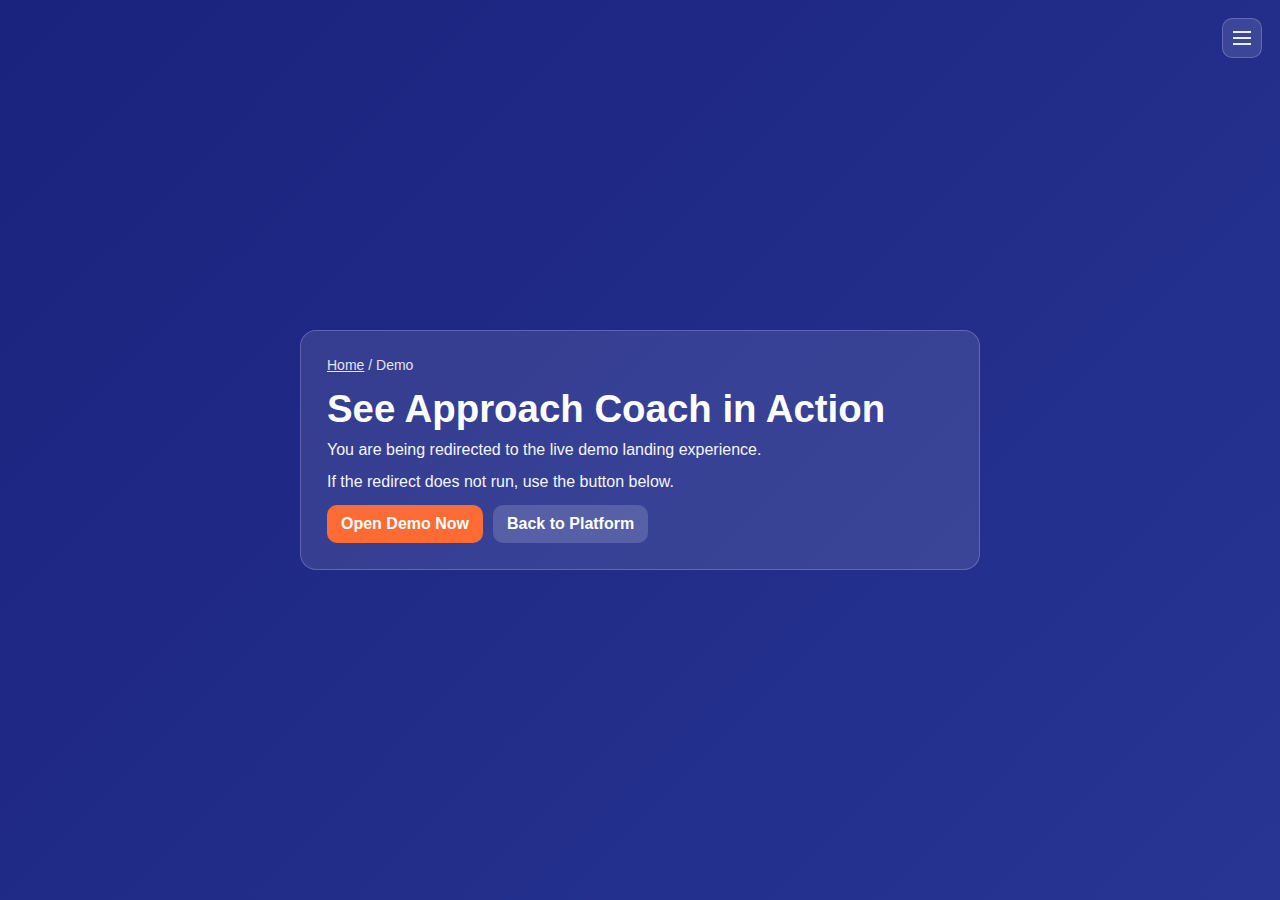
<file: demo/index.html>
<!DOCTYPE html>
<html lang="en">

<head>
    <meta charset="UTF-8">
    <meta name="viewport" content="width=device-width, initial-scale=1.0">
    <title>Demo - Approach Coach | Live Platform Demonstration</title>
    <meta name="description"
        content="See Approach Coach in action. This page routes you directly to the live landing demo experience for coaches.">
    <meta name="robots" content="index,follow,max-image-preview:large,max-snippet:-1,max-video-preview:-1">
    <link rel="canonical" href="https://www.approach-coach.com/demo/">
    <link rel="icon" type="image/svg+xml" href="/favicon.svg">
    <style>
        * { box-sizing: border-box; margin: 0; padding: 0; }
        body { font-family: Inter, -apple-system, BlinkMacSystemFont, "Segoe UI", sans-serif; color: #fff; background: linear-gradient(135deg, #1a237e 0%, #283593 100%); min-height: 100vh; display: grid; place-items: center; padding: 24px; }
        .card { max-width: 680px; width: 100%; background: rgba(255,255,255,0.1); border: 1px solid rgba(255,255,255,0.2); border-radius: 16px; padding: 26px; }
        .crumbs { font-size: 14px; opacity: .86; margin-bottom: 14px; }
        .crumbs a { color: #fff; }
        h1 { font-size: clamp(1.8rem, 3vw, 2.5rem); margin-bottom: 10px; }
        p { margin-bottom: 14px; opacity: .95; }
        .actions { display: flex; gap: 10px; flex-wrap: wrap; }
        .btn { display: inline-block; text-decoration: none; color: #fff; background: #ff6b35; padding: 10px 14px; border-radius: 10px; font-weight: 700; }
        .btn.alt { background: rgba(255,255,255,0.16); }

        .hamburger-menu { position: fixed; top: 18px; right: 18px; z-index: 2000; }
        .hamburger-toggle { background: rgba(255,255,255,.12); border: 1px solid rgba(255,255,255,.2); width: 40px; height: 40px; border-radius: 10px; cursor: pointer; display: flex; flex-direction: column; justify-content: center; align-items: center; gap: 4px; }
        .hamburger-line { width: 18px; height: 2px; background: rgba(255,255,255,.9); }
        .hamburger-nav { position: absolute; top: 48px; right: 0; background: rgba(26,35,126,.95); border: 1px solid rgba(255,255,255,.2); border-radius: 12px; min-width: 170px; padding: 10px 0; opacity: 0; visibility: hidden; transform: translateY(-8px); transition: all .2s ease; }
        .hamburger-nav[aria-hidden="false"] { opacity: 1; visibility: visible; transform: translateY(0); }
        .hamburger-nav ul { list-style: none; }
        .hamburger-nav a { display: block; color: #fff; text-decoration: none; padding: 10px 16px; font-size: 14px; }
        .hamburger-nav a:hover { background: rgba(255,107,53,.2); color: #ff6b35; }
    </style>
    <script type="application/ld+json">
    {
      "@context": "https://schema.org",
      "@type": "BreadcrumbList",
      "itemListElement": [
        {"@type": "ListItem", "position": 1, "name": "Home", "item": "https://www.approach-coach.com/"},
        {"@type": "ListItem", "position": 2, "name": "Demo", "item": "https://www.approach-coach.com/demo/"}
      ]
    }
    </script>
</head>

<body>
    <div class="hamburger-menu">
        <button class="hamburger-toggle" aria-label="Navigation menu" aria-expanded="false">
            <span class="hamburger-line"></span><span class="hamburger-line"></span><span class="hamburger-line"></span>
        </button>
        <nav class="hamburger-nav" aria-hidden="true">
            <ul>
                <li><a href="/platform/">Platform</a></li>
                <li><a href="/pricing/">Pricing</a></li>
                <li><a href="/demo/">Demo</a></li>
                <li><a href="/support/">Support</a></li>
                <li><a href="/login/">Login</a></li>
            </ul>
        </nav>
    </div>

    <main class="card">
        <nav class="crumbs"><a href="/">Home</a> / Demo</nav>
        <h1>See Approach Coach in Action</h1>
        <p>You are being redirected to the live demo landing experience.</p>
        <p>If the redirect does not run, use the button below.</p>
        <div class="actions">
            <a class="btn" href="/landing.html">Open Demo Now</a>
            <a class="btn alt" href="/platform/">Back to Platform</a>
        </div>
    </main>

    <script>
        const toggle = document.querySelector('.hamburger-toggle');
        const nav = document.querySelector('.hamburger-nav');
        toggle.addEventListener('click', () => {
            const expanded = toggle.getAttribute('aria-expanded') === 'true';
            toggle.setAttribute('aria-expanded', (!expanded).toString());
            nav.setAttribute('aria-hidden', expanded.toString());
        });
        document.addEventListener('click', (e) => {
            if (!toggle.contains(e.target) && !nav.contains(e.target)) {
                toggle.setAttribute('aria-expanded', 'false');
                nav.setAttribute('aria-hidden', 'true');
            }
        });
        setTimeout(() => {
            window.location.href = '/landing.html';
        }, 900);
    </script>
</body>

</html>
</file>
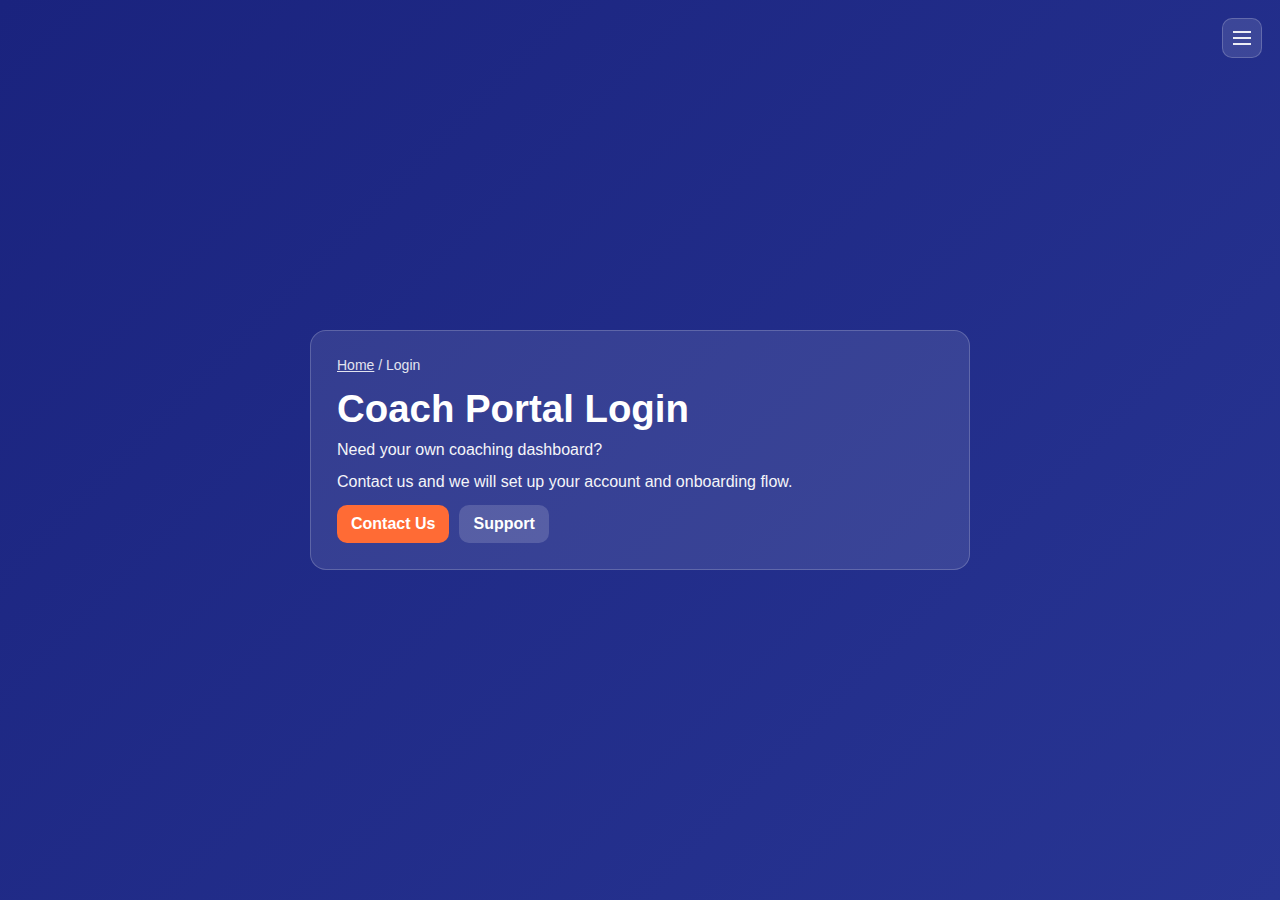
<file: login/index.html>
<!DOCTYPE html>
<html lang="en">

<head>
    <meta charset="UTF-8">
    <meta name="viewport" content="width=device-width, initial-scale=1.0">
    <title>Login - Approach Coach | Coach Dashboard Access</title>
    <meta name="description"
        content="Coach portal access page for Approach Coach. Contact us to get your own coaching dashboard.">
    <meta name="robots" content="index,follow,max-image-preview:large,max-snippet:-1,max-video-preview:-1">
    <link rel="canonical" href="https://www.approach-coach.com/login/">
    <link rel="icon" type="image/svg+xml" href="/favicon.svg">
    <style>
        * { box-sizing: border-box; margin: 0; padding: 0; }
        body { font-family: Inter, -apple-system, BlinkMacSystemFont, "Segoe UI", sans-serif; color: #fff; background: linear-gradient(135deg, #1a237e 0%, #283593 100%); min-height: 100vh; display: grid; place-items: center; padding: 24px; }
        .card { max-width: 660px; width: 100%; background: rgba(255,255,255,.1); border: 1px solid rgba(255,255,255,.2); border-radius: 16px; padding: 26px; }
        .crumbs { font-size: 14px; opacity: .86; margin-bottom: 14px; }
        .crumbs a { color: #fff; }
        h1 { font-size: clamp(1.8rem, 3vw, 2.5rem); margin-bottom: 10px; }
        p { margin-bottom: 14px; opacity: .95; }
        .actions { display: flex; gap: 10px; flex-wrap: wrap; }
        .btn { display: inline-block; text-decoration: none; color: #fff; background: #ff6b35; padding: 10px 14px; border-radius: 10px; font-weight: 700; }
        .btn.alt { background: rgba(255,255,255,.16); }

        .hamburger-menu { position: fixed; top: 18px; right: 18px; z-index: 2000; }
        .hamburger-toggle { background: rgba(255,255,255,.12); border: 1px solid rgba(255,255,255,.2); width: 40px; height: 40px; border-radius: 10px; cursor: pointer; display: flex; flex-direction: column; justify-content: center; align-items: center; gap: 4px; }
        .hamburger-line { width: 18px; height: 2px; background: rgba(255,255,255,.9); }
        .hamburger-nav { position: absolute; top: 48px; right: 0; background: rgba(26,35,126,.95); border: 1px solid rgba(255,255,255,.2); border-radius: 12px; min-width: 170px; padding: 10px 0; opacity: 0; visibility: hidden; transform: translateY(-8px); transition: all .2s ease; }
        .hamburger-nav[aria-hidden="false"] { opacity: 1; visibility: visible; transform: translateY(0); }
        .hamburger-nav ul { list-style: none; }
        .hamburger-nav a { display: block; color: #fff; text-decoration: none; padding: 10px 16px; font-size: 14px; }
        .hamburger-nav a:hover { background: rgba(255,107,53,.2); color: #ff6b35; }
    </style>
    <script type="application/ld+json">
    {
      "@context": "https://schema.org",
      "@type": "BreadcrumbList",
      "itemListElement": [
        {"@type": "ListItem", "position": 1, "name": "Home", "item": "https://www.approach-coach.com/"},
        {"@type": "ListItem", "position": 2, "name": "Login", "item": "https://www.approach-coach.com/login/"}
      ]
    }
    </script>
</head>

<body>
    <div class="hamburger-menu">
        <button class="hamburger-toggle" aria-label="Navigation menu" aria-expanded="false">
            <span class="hamburger-line"></span><span class="hamburger-line"></span><span class="hamburger-line"></span>
        </button>
        <nav class="hamburger-nav" aria-hidden="true">
            <ul>
                <li><a href="/platform/">Platform</a></li>
                <li><a href="/pricing/">Pricing</a></li>
                <li><a href="/demo/">Demo</a></li>
                <li><a href="/support/">Support</a></li>
                <li><a href="/login/">Login</a></li>
            </ul>
        </nav>
    </div>

    <main class="card">
        <nav class="crumbs"><a href="/">Home</a> / Login</nav>
        <h1>Coach Portal Login</h1>
        <p>Need your own coaching dashboard?</p>
        <p>Contact us and we will set up your account and onboarding flow.</p>
        <div class="actions">
            <a class="btn" href="mailto:sales@approach-coach.com?subject=Get%20My%20Coaching%20Dashboard">Contact Us</a>
            <a class="btn alt" href="/support/">Support</a>
        </div>
    </main>

    <script>
        const toggle = document.querySelector('.hamburger-toggle');
        const nav = document.querySelector('.hamburger-nav');
        toggle.addEventListener('click', () => {
            const expanded = toggle.getAttribute('aria-expanded') === 'true';
            toggle.setAttribute('aria-expanded', (!expanded).toString());
            nav.setAttribute('aria-hidden', expanded.toString());
        });
        document.addEventListener('click', (e) => {
            if (!toggle.contains(e.target) && !nav.contains(e.target)) {
                toggle.setAttribute('aria-expanded', 'false');
                nav.setAttribute('aria-hidden', 'true');
            }
        });

    </script>
</body>

</html>
</file>
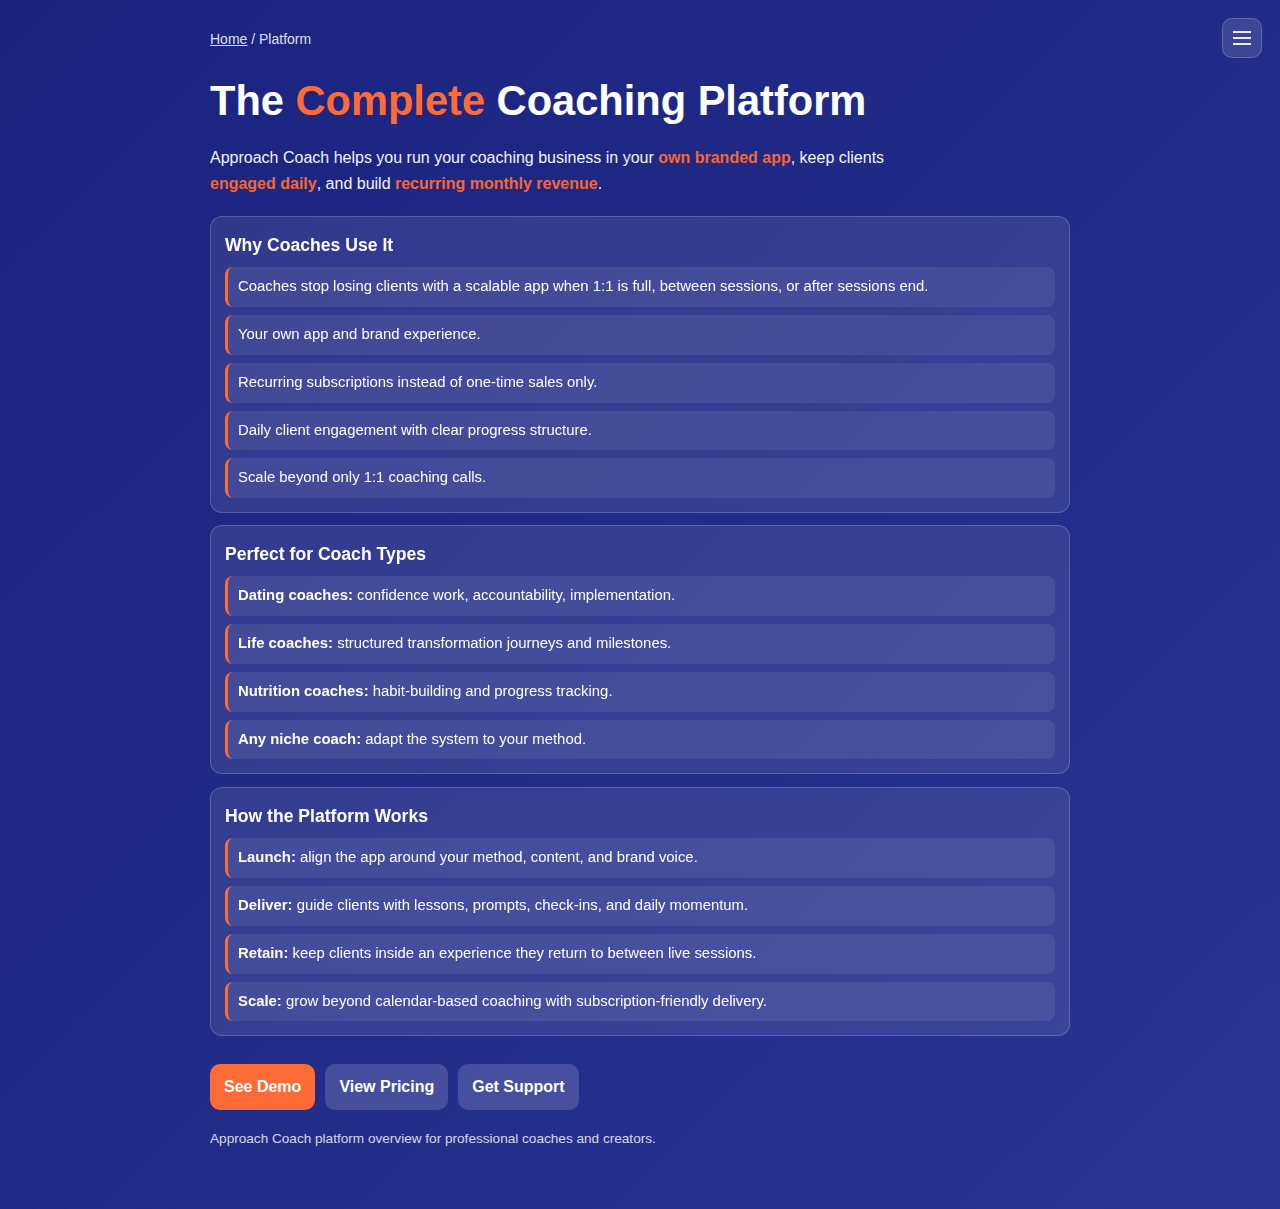
<file: platform/index.html>
<!DOCTYPE html>
<html lang="en">

<head>
    <meta charset="UTF-8">
    <meta name="viewport" content="width=device-width, initial-scale=1.0">
    <title>Platform - Approach Coach | White-Label Coaching Platform</title>
    <meta name="description"
        content="Approach Coach gives coaches a complete platform to run branded mobile apps, guide clients daily, and grow recurring subscription revenue.">
    <meta name="robots" content="index,follow,max-image-preview:large,max-snippet:-1,max-video-preview:-1">
    <link rel="canonical" href="https://www.approach-coach.com/platform/">
    <link rel="icon" type="image/svg+xml" href="/favicon.svg">
    <style>
        * {
            box-sizing: border-box;
            margin: 0;
            padding: 0;
        }

        body {
            font-family: Inter, -apple-system, BlinkMacSystemFont, "Segoe UI", sans-serif;
            background: linear-gradient(135deg, #1a237e 0%, #283593 100%);
            color: #fff;
            line-height: 1.6;
        }

        .container {
            max-width: 900px;
            margin: 0 auto;
            padding: 28px 20px 60px;
        }

        .crumbs {
            font-size: 14px;
            opacity: 0.85;
            margin-bottom: 18px;
        }

        .crumbs a {
            color: #fff;
        }

        h1 {
            font-size: clamp(2rem, 3.5vw, 2.6rem);
            margin-bottom: 10px;
            color: #fff;
        }

        h1 .highlight {
            color: #ff6b35;
        }

        .intro {
            opacity: 0.95;
            max-width: 700px;
            margin-bottom: 20px;
        }

        .intro .highlight {
            color: #ff6b35;
            font-weight: 700;
        }

        .section {
            background: rgba(255, 255, 255, 0.09);
            border: 1px solid rgba(255, 255, 255, 0.2);
            border-radius: 12px;
            padding: 14px;
            margin-bottom: 12px;
        }

        .expand-section {
            transition: transform 0.28s ease, box-shadow 0.28s ease, background-color 0.28s ease;
            transform-origin: center top;
            will-change: transform;
        }

        .expand-section:hover,
        .expand-section:active,
        .expand-section.is-pressed {
            transform: scale(1.1);
            background: rgba(255, 255, 255, 0.14);
            box-shadow: 0 24px 48px rgba(0, 0, 0, 0.28);
            z-index: 2;
            position: relative;
        }

        .section h2 {
            font-size: 1.1rem;
            margin-bottom: 8px;
        }

        .section p {
            font-size: 0.95rem;
            opacity: 0.92;
        }

        .list {
            list-style: none;
            display: grid;
            gap: 8px;
        }

        .list li {
            background: rgba(255, 255, 255, 0.08);
            border-left: 3px solid #ff6b35;
            border-radius: 8px;
            padding: 8px 10px;
            font-size: 0.93rem;
        }

        .animated-section .list li {
            opacity: 0;
            transform: translateY(14px);
            transition: opacity 0.5s ease, transform 0.5s ease, background-color 0.2s ease;
        }

        .animated-section.visible .list li {
            opacity: 1;
            transform: translateY(0);
        }

        .animated-section.visible .list li:nth-child(1) { transition-delay: 0.05s; }
        .animated-section.visible .list li:nth-child(2) { transition-delay: 0.15s; }
        .animated-section.visible .list li:nth-child(3) { transition-delay: 0.25s; }
        .animated-section.visible .list li:nth-child(4) { transition-delay: 0.35s; }
        .animated-section.visible .list li:nth-child(5) { transition-delay: 0.45s; }

        .animated-section .list li:hover {
            background: rgba(255, 255, 255, 0.16);
        }

        @media (prefers-reduced-motion: reduce) {
            .animated-section .list li {
                opacity: 1;
                transform: none;
                transition: none;
            }

            .expand-section {
                transition: none;
            }

            .expand-section:hover,
            .expand-section:active,
            .expand-section.is-pressed {
                transform: none;
                box-shadow: none;
            }
        }

        .actions {
            margin-top: 28px;
            display: flex;
            flex-wrap: wrap;
            gap: 10px;
        }

        .btn {
            text-decoration: none;
            color: #fff;
            background: #ff6b35;
            border-radius: 10px;
            padding: 10px 14px;
            font-weight: 700;
        }

        .btn.alt {
            background: rgba(255, 255, 255, 0.16);
        }

        .hamburger-menu {
            position: fixed;
            top: 18px;
            right: 18px;
            z-index: 2000;
        }

        .hamburger-toggle {
            background: rgba(255, 255, 255, 0.12);
            border: 1px solid rgba(255, 255, 255, 0.2);
            width: 40px;
            height: 40px;
            border-radius: 10px;
            cursor: pointer;
            display: flex;
            flex-direction: column;
            justify-content: center;
            align-items: center;
            gap: 4px;
        }

        .hamburger-line {
            width: 18px;
            height: 2px;
            background: rgba(255, 255, 255, 0.9);
        }

        .hamburger-nav {
            position: absolute;
            top: 48px;
            right: 0;
            background: rgba(26, 35, 126, 0.95);
            border: 1px solid rgba(255, 255, 255, 0.2);
            border-radius: 12px;
            min-width: 170px;
            padding: 10px 0;
            opacity: 0;
            visibility: hidden;
            transform: translateY(-8px);
            transition: all 0.2s ease;
        }

        .hamburger-nav[aria-hidden="false"] {
            opacity: 1;
            visibility: visible;
            transform: translateY(0);
        }

        .hamburger-nav ul {
            list-style: none;
        }

        .hamburger-nav a {
            display: block;
            color: #fff;
            text-decoration: none;
            padding: 10px 16px;
            font-size: 14px;
        }

        .hamburger-nav a:hover {
            background: rgba(255, 107, 53, 0.2);
            color: #ff6b35;
        }

        footer {
            margin-top: 18px;
            font-size: 0.85rem;
            opacity: 0.8;
        }
    </style>
    <script type="application/ld+json">
    {
      "@context": "https://schema.org",
      "@type": "BreadcrumbList",
      "itemListElement": [
        {"@type": "ListItem", "position": 1, "name": "Home", "item": "https://www.approach-coach.com/"},
        {"@type": "ListItem", "position": 2, "name": "Platform", "item": "https://www.approach-coach.com/platform/"}
      ]
    }
    </script>
    <script type="application/ld+json">
    {
      "@context": "https://schema.org",
      "@type": "Service",
      "name": "White-Label Coaching Apps",
      "description": "Professional coaching platform with branded mobile applications, client engagement tools, and recurring revenue support.",
      "provider": {
        "@type": "Organization",
        "name": "Approach Coach",
        "url": "https://www.approach-coach.com/"
      },
      "serviceType": "SaaS Platform",
      "areaServed": "Worldwide",
      "hasOfferCatalog": {
        "@type": "OfferCatalog",
        "name": "Coaching Platform Features",
        "itemListElement": [
          {
            "@type": "Offer",
            "itemOffered": {
              "@type": "Service",
              "name": "Branded Mobile Apps"
            }
          },
          {
            "@type": "Offer",
            "itemOffered": {
              "@type": "Service",
              "name": "Client Management System"
            }
          },
          {
            "@type": "Offer",
            "itemOffered": {
              "@type": "Service",
              "name": "Progress Tracking and Guidance"
            }
          }
        ]
      }
    }
    </script>
</head>

<body>
    <div class="hamburger-menu">
        <button class="hamburger-toggle" aria-label="Navigation menu" aria-expanded="false">
            <span class="hamburger-line"></span><span class="hamburger-line"></span><span class="hamburger-line"></span>
        </button>
        <nav class="hamburger-nav" aria-hidden="true">
            <ul>
                <li><a href="/platform/">Platform</a></li>
                <li><a href="/pricing/">Pricing</a></li>
                <li><a href="/demo/">Demo</a></li>
                <li><a href="/support/">Support</a></li>
                <li><a href="/login/">Login</a></li>
            </ul>
        </nav>
    </div>

    <main class="container">
        <nav class="crumbs"><a href="/">Home</a> / Platform</nav>

        <h1>The <span class="highlight">Complete</span> Coaching Platform</h1>
        <p class="intro">Approach Coach helps you run your coaching business in your <span class="highlight">own branded app</span>, keep clients <span class="highlight">engaged daily</span>, and build <span class="highlight">recurring monthly revenue</span>.</p>

        <section class="section animated-section expand-section" id="why-coaches-section">
            <h2>Why Coaches Use It</h2>
            <ul class="list">
                <li>Coaches stop losing clients with a scalable app when 1:1 is full, between sessions, or after sessions end.</li>
                <li>Your own app and brand experience.</li>
                <li>Recurring subscriptions instead of one-time sales only.</li>
                <li>Daily client engagement with clear progress structure.</li>
                <li>Scale beyond only 1:1 coaching calls.</li>
            </ul>
        </section>

        <section class="section animated-section expand-section" id="coach-types-section">
            <h2>Perfect for Coach Types</h2>
            <ul class="list">
                <li><strong>Dating coaches:</strong> confidence work, accountability, implementation.</li>
                <li><strong>Life coaches:</strong> structured transformation journeys and milestones.</li>
                <li><strong>Nutrition coaches:</strong> habit-building and progress tracking.</li>
                <li><strong>Any niche coach:</strong> adapt the system to your method.</li>
            </ul>
        </section>

        <section class="section animated-section expand-section" id="platform-flow-section">
            <h2>How the Platform Works</h2>
            <ul class="list">
                <li><strong>Launch:</strong> align the app around your method, content, and brand voice.</li>
                <li><strong>Deliver:</strong> guide clients with lessons, prompts, check-ins, and daily momentum.</li>
                <li><strong>Retain:</strong> keep clients inside an experience they return to between live sessions.</li>
                <li><strong>Scale:</strong> grow beyond calendar-based coaching with subscription-friendly delivery.</li>
            </ul>
        </section>

        <div class="actions">
            <a class="btn" href="/demo/">See Demo</a>
            <a class="btn alt" href="/pricing/">View Pricing</a>
            <a class="btn alt" href="/support/">Get Support</a>
        </div>

        <footer>Approach Coach platform overview for professional coaches and creators.</footer>
    </main>

    <script>
        const toggle = document.querySelector('.hamburger-toggle');
        const nav = document.querySelector('.hamburger-nav');
        toggle.addEventListener('click', () => {
            const expanded = toggle.getAttribute('aria-expanded') === 'true';
            toggle.setAttribute('aria-expanded', (!expanded).toString());
            nav.setAttribute('aria-hidden', expanded.toString());
        });
        document.addEventListener('click', (e) => {
            if (!toggle.contains(e.target) && !nav.contains(e.target)) {
                toggle.setAttribute('aria-expanded', 'false');
                nav.setAttribute('aria-hidden', 'true');
            }
        });
        document.addEventListener('keydown', (e) => {
            if (e.key === 'Escape') {
                toggle.setAttribute('aria-expanded', 'false');
                nav.setAttribute('aria-hidden', 'true');
            }
        });

        const expandableSections = document.querySelectorAll('.expand-section');
        expandableSections.forEach((section) => {
            section.addEventListener('pointerdown', () => {
                section.classList.add('is-pressed');
            });
            section.addEventListener('pointerup', () => {
                section.classList.remove('is-pressed');
            });
            section.addEventListener('pointerleave', () => {
                section.classList.remove('is-pressed');
            });
            section.addEventListener('pointercancel', () => {
                section.classList.remove('is-pressed');
            });
        });

        const animatedSections = document.querySelectorAll('.animated-section');
        if (animatedSections.length) {
            if ('IntersectionObserver' in window) {
                const observer = new IntersectionObserver((entries) => {
                    entries.forEach((entry) => {
                        if (entry.isIntersecting) {
                            entry.target.classList.add('visible');
                            observer.unobserve(entry.target);
                        }
                    });
                }, { threshold: 0.25 });

                animatedSections.forEach((section) => observer.observe(section));
            } else {
                animatedSections.forEach((section) => section.classList.add('visible'));
            }
        }
    </script>
</body>

</html>
</file>
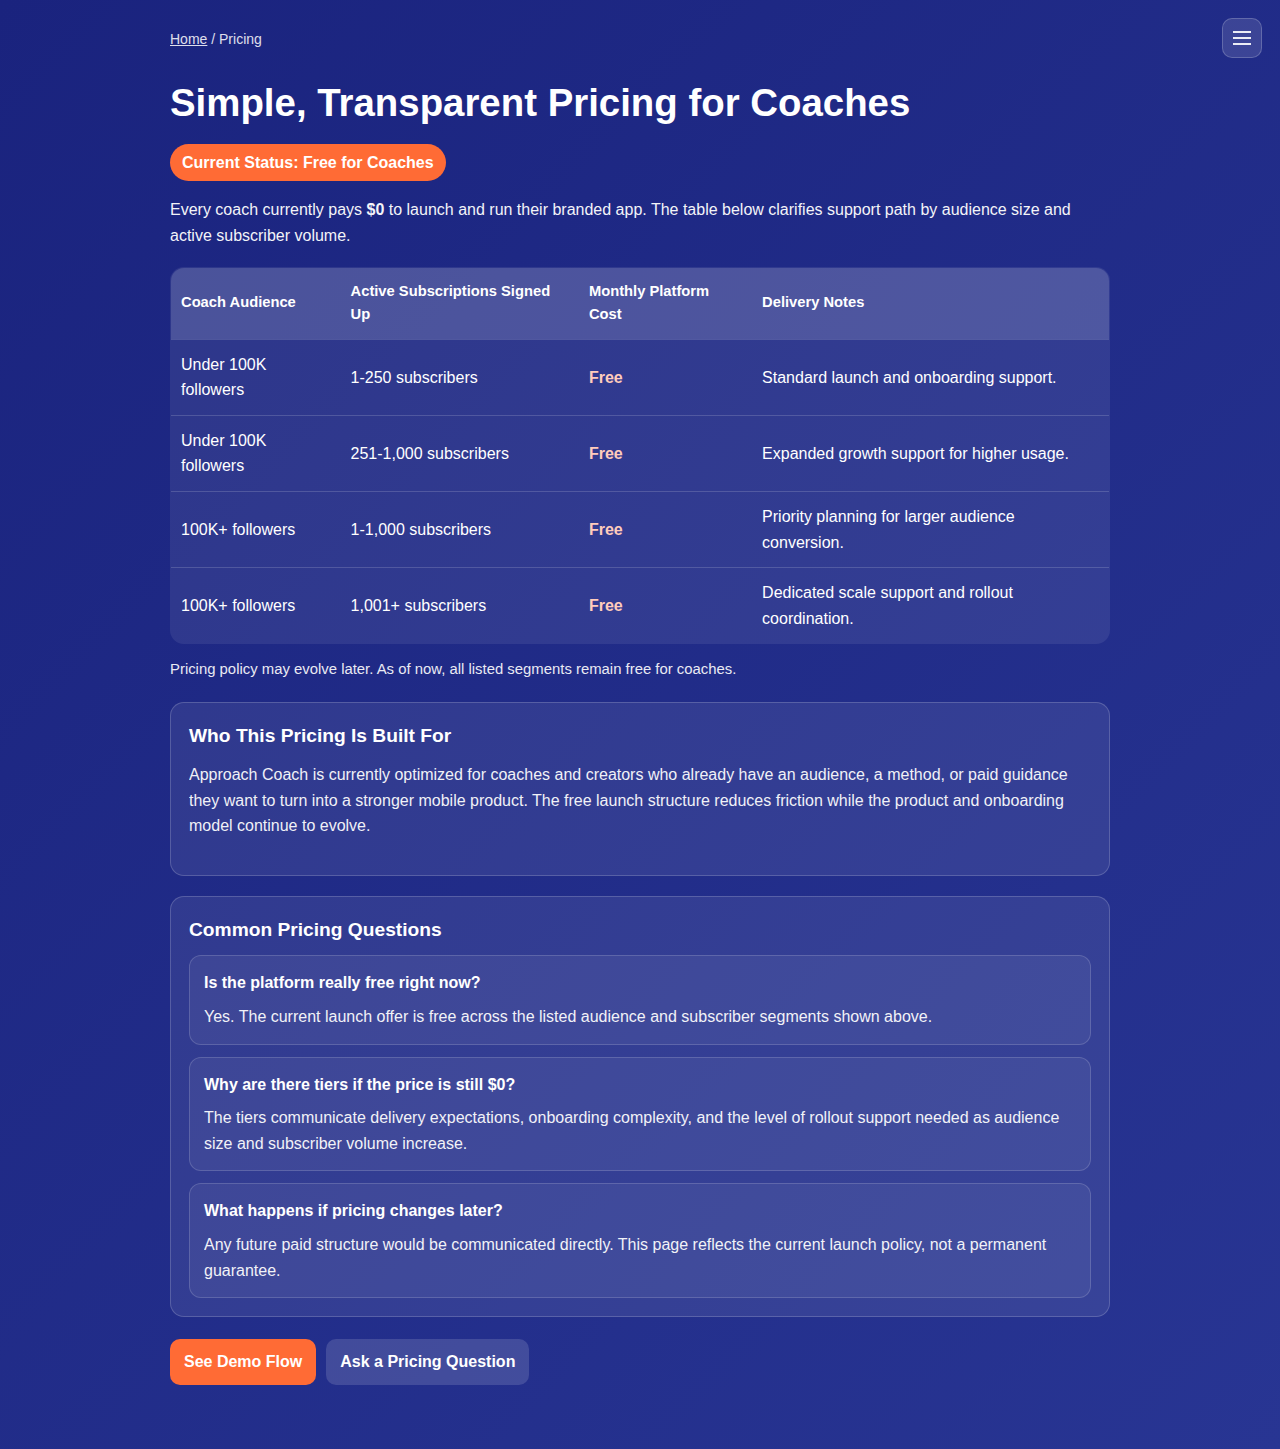
<file: pricing/index.html>
<!DOCTYPE html>
<html lang="en">

<head>
    <meta charset="UTF-8">
    <meta name="viewport" content="width=device-width, initial-scale=1.0">
    <title>Pricing - Approach Coach | Affordable Coaching Apps</title>
    <meta name="description"
        content="Approach Coach is currently free for coaches. See follower-based tiers and subscription volume ranges for onboarding and support.">
    <meta name="robots" content="index,follow,max-image-preview:large,max-snippet:-1,max-video-preview:-1">
    <link rel="canonical" href="https://www.approach-coach.com/pricing/">
    <link rel="icon" type="image/svg+xml" href="/favicon.svg">
    <style>
        * { box-sizing: border-box; margin: 0; padding: 0; }
        body { font-family: Inter, -apple-system, BlinkMacSystemFont, "Segoe UI", sans-serif; color: #fff; background: linear-gradient(135deg, #1a237e 0%, #283593 100%); line-height: 1.6; }
        .container { max-width: 980px; margin: 0 auto; padding: 28px 20px 64px; }
        .crumbs { font-size: 14px; opacity: 0.85; margin-bottom: 22px; }
        .crumbs a { color: #fff; }
        h1 { font-size: clamp(2rem, 3vw, 2.8rem); margin-bottom: 10px; }
        .intro { margin-bottom: 18px; opacity: 0.95; }
        .badge { display: inline-block; background: #ff6b35; border-radius: 999px; padding: 6px 12px; font-weight: 700; margin-bottom: 16px; }
        table {
            width: 100%; border-collapse: collapse; background: rgba(255, 255, 255, 0.08);
            border: 1px solid rgba(255, 255, 255, 0.2); border-radius: 14px; overflow: hidden;
        }
        th, td { padding: 12px 10px; text-align: left; border-bottom: 1px solid rgba(255, 255, 255, 0.16); }
        th { background: rgba(255, 255, 255, 0.14); font-size: 0.92rem; }
        tr:last-child td { border-bottom: none; }
        .price { font-weight: 800; color: #ffccbc; }
        .note { margin-top: 14px; font-size: 0.93rem; opacity: 0.9; }
        .section { margin-top: 20px; background: rgba(255, 255, 255, 0.08); border: 1px solid rgba(255,255,255,0.18); border-radius: 14px; padding: 18px; }
        .section h2 { font-size: 1.2rem; margin-bottom: 10px; }
        .section p { opacity: 0.93; }
        .grid { display: grid; gap: 12px; grid-template-columns: repeat(auto-fit, minmax(220px, 1fr)); }
        .card { background: rgba(255,255,255,0.06); border: 1px solid rgba(255,255,255,0.16); border-radius: 12px; padding: 14px; }
        .card h3 { font-size: 1rem; margin-bottom: 8px; }
        .faq-list { display: grid; gap: 12px; }
        .faq-item { background: rgba(255,255,255,0.06); border: 1px solid rgba(255,255,255,0.16); border-radius: 12px; padding: 14px; }
        .faq-item h3 { font-size: 1rem; margin-bottom: 8px; }
        .actions { margin-top: 22px; display: flex; gap: 10px; flex-wrap: wrap; }
        .btn { text-decoration: none; color: #fff; padding: 10px 14px; border-radius: 10px; font-weight: 700; background: #ff6b35; }
        .btn.alt { background: rgba(255, 255, 255, 0.14); }

        .hamburger-menu { position: fixed; top: 18px; right: 18px; z-index: 2000; }
        .hamburger-toggle { background: rgba(255, 255, 255, 0.12); border: 1px solid rgba(255, 255, 255, 0.2); width: 40px; height: 40px; border-radius: 10px; cursor: pointer; display: flex; flex-direction: column; justify-content: center; align-items: center; gap: 4px; }
        .hamburger-line { width: 18px; height: 2px; background: rgba(255,255,255,0.9); }
        .hamburger-nav { position: absolute; top: 48px; right: 0; background: rgba(26, 35, 126, 0.95); border: 1px solid rgba(255,255,255,0.2); border-radius: 12px; min-width: 170px; padding: 10px 0; opacity: 0; visibility: hidden; transform: translateY(-8px); transition: all .2s ease; }
        .hamburger-nav[aria-hidden="false"] { opacity: 1; visibility: visible; transform: translateY(0); }
        .hamburger-nav ul { list-style: none; }
        .hamburger-nav a { display: block; color: #fff; text-decoration: none; padding: 10px 16px; font-size: 14px; }
        .hamburger-nav a:hover { background: rgba(255, 107, 53, .2); color: #ff6b35; }

        @media (max-width: 760px) {
            table, thead, tbody, th, td, tr { display: block; }
            thead { display: none; }
            tr { margin-bottom: 10px; background: rgba(255,255,255,0.06); border-radius: 10px; }
            td { border: none; padding: 8px 12px; }
            td::before { content: attr(data-label) ": "; font-weight: 700; opacity: .9; }
        }
    </style>
    <script type="application/ld+json">
    {
      "@context": "https://schema.org",
      "@type": "BreadcrumbList",
      "itemListElement": [
        {"@type": "ListItem", "position": 1, "name": "Home", "item": "https://www.approach-coach.com/"},
        {"@type": "ListItem", "position": 2, "name": "Pricing", "item": "https://www.approach-coach.com/pricing/"}
      ]
    }
    </script>
    <script type="application/ld+json">
    {
      "@context": "https://schema.org",
      "@type": "Product",
      "name": "Approach Coach Platform",
      "description": "White-label coaching apps for coaches and creators who want branded mobile products and recurring revenue.",
      "brand": {
        "@type": "Brand",
        "name": "Approach Coach"
      },
      "offers": [
        {
          "@type": "Offer",
          "name": "Emerging Coach Launch",
          "description": "Free launch path for coaches under 100K followers with up to 250 active subscribers.",
          "priceCurrency": "USD",
          "price": "0",
          "availability": "https://schema.org/InStock",
          "url": "https://www.approach-coach.com/pricing/"
        },
        {
          "@type": "Offer",
          "name": "Growth Coach Launch",
          "description": "Free launch path for coaches growing toward 1,000 active subscribers.",
          "priceCurrency": "USD",
          "price": "0",
          "availability": "https://schema.org/InStock",
          "url": "https://www.approach-coach.com/pricing/"
        },
        {
          "@type": "Offer",
          "name": "Audience Scale Launch",
          "description": "Free launch path with priority planning for high-audience coaches and larger rollouts.",
          "priceCurrency": "USD",
          "price": "0",
          "availability": "https://schema.org/InStock",
          "url": "https://www.approach-coach.com/pricing/"
        }
      ]
    }
    </script>
</head>

<body>
    <div class="hamburger-menu">
        <button class="hamburger-toggle" aria-label="Navigation menu" aria-expanded="false">
            <span class="hamburger-line"></span><span class="hamburger-line"></span><span class="hamburger-line"></span>
        </button>
        <nav class="hamburger-nav" aria-hidden="true">
            <ul>
                <li><a href="/platform/">Platform</a></li>
                <li><a href="/pricing/">Pricing</a></li>
                <li><a href="/demo/">Demo</a></li>
                <li><a href="/support/">Support</a></li>
                <li><a href="/login/">Login</a></li>
            </ul>
        </nav>
    </div>

    <main class="container">
        <nav class="crumbs"><a href="/">Home</a> / Pricing</nav>
        <h1>Simple, Transparent Pricing for Coaches</h1>
        <p class="badge">Current Status: Free for Coaches</p>
        <p class="intro">Every coach currently pays <strong>$0</strong> to launch and run their branded app. The table below clarifies support path by audience size and active subscriber volume.</p>

        <table>
            <thead>
                <tr>
                    <th>Coach Audience</th>
                    <th>Active Subscriptions Signed Up</th>
                    <th>Monthly Platform Cost</th>
                    <th>Delivery Notes</th>
                </tr>
            </thead>
            <tbody>
                <tr>
                    <td data-label="Coach Audience">Under 100K followers</td>
                    <td data-label="Active Subscriptions Signed Up">1-250 subscribers</td>
                    <td data-label="Monthly Platform Cost" class="price">Free</td>
                    <td data-label="Delivery Notes">Standard launch and onboarding support.</td>
                </tr>
                <tr>
                    <td data-label="Coach Audience">Under 100K followers</td>
                    <td data-label="Active Subscriptions Signed Up">251-1,000 subscribers</td>
                    <td data-label="Monthly Platform Cost" class="price">Free</td>
                    <td data-label="Delivery Notes">Expanded growth support for higher usage.</td>
                </tr>
                <tr>
                    <td data-label="Coach Audience">100K+ followers</td>
                    <td data-label="Active Subscriptions Signed Up">1-1,000 subscribers</td>
                    <td data-label="Monthly Platform Cost" class="price">Free</td>
                    <td data-label="Delivery Notes">Priority planning for larger audience conversion.</td>
                </tr>
                <tr>
                    <td data-label="Coach Audience">100K+ followers</td>
                    <td data-label="Active Subscriptions Signed Up">1,001+ subscribers</td>
                    <td data-label="Monthly Platform Cost" class="price">Free</td>
                    <td data-label="Delivery Notes">Dedicated scale support and rollout coordination.</td>
                </tr>
            </tbody>
        </table>

        <p class="note">Pricing policy may evolve later. As of now, all listed segments remain free for coaches.</p>

        <section class="section">
            <h2>Who This Pricing Is Built For</h2>
            <p class="intro">Approach Coach is currently optimized for coaches and creators who already have an audience, a method, or paid guidance they want to turn into a stronger mobile product. The free launch structure reduces friction while the product and onboarding model continue to evolve.</p>
        </section>

        <section class="section">
            <h2>Common Pricing Questions</h2>
            <div class="faq-list">
                <article class="faq-item">
                    <h3>Is the platform really free right now?</h3>
                    <p>Yes. The current launch offer is free across the listed audience and subscriber segments shown above.</p>
                </article>
                <article class="faq-item">
                    <h3>Why are there tiers if the price is still $0?</h3>
                    <p>The tiers communicate delivery expectations, onboarding complexity, and the level of rollout support needed as audience size and subscriber volume increase.</p>
                </article>
                <article class="faq-item">
                    <h3>What happens if pricing changes later?</h3>
                    <p>Any future paid structure would be communicated directly. This page reflects the current launch policy, not a permanent guarantee.</p>
                </article>
            </div>
        </section>

        <div class="actions">
            <a class="btn" href="/demo/">See Demo Flow</a>
            <a class="btn alt" href="mailto:billing@approach-coach.com?subject=Pricing%20Question">Ask a Pricing Question</a>
        </div>
    </main>

    <script>
        const toggle = document.querySelector('.hamburger-toggle');
        const nav = document.querySelector('.hamburger-nav');
        toggle.addEventListener('click', () => {
            const expanded = toggle.getAttribute('aria-expanded') === 'true';
            toggle.setAttribute('aria-expanded', (!expanded).toString());
            nav.setAttribute('aria-hidden', expanded.toString());
        });
        document.addEventListener('click', (e) => {
            if (!toggle.contains(e.target) && !nav.contains(e.target)) {
                toggle.setAttribute('aria-expanded', 'false');
                nav.setAttribute('aria-hidden', 'true');
            }
        });
    </script>
</body>

</html>
</file>
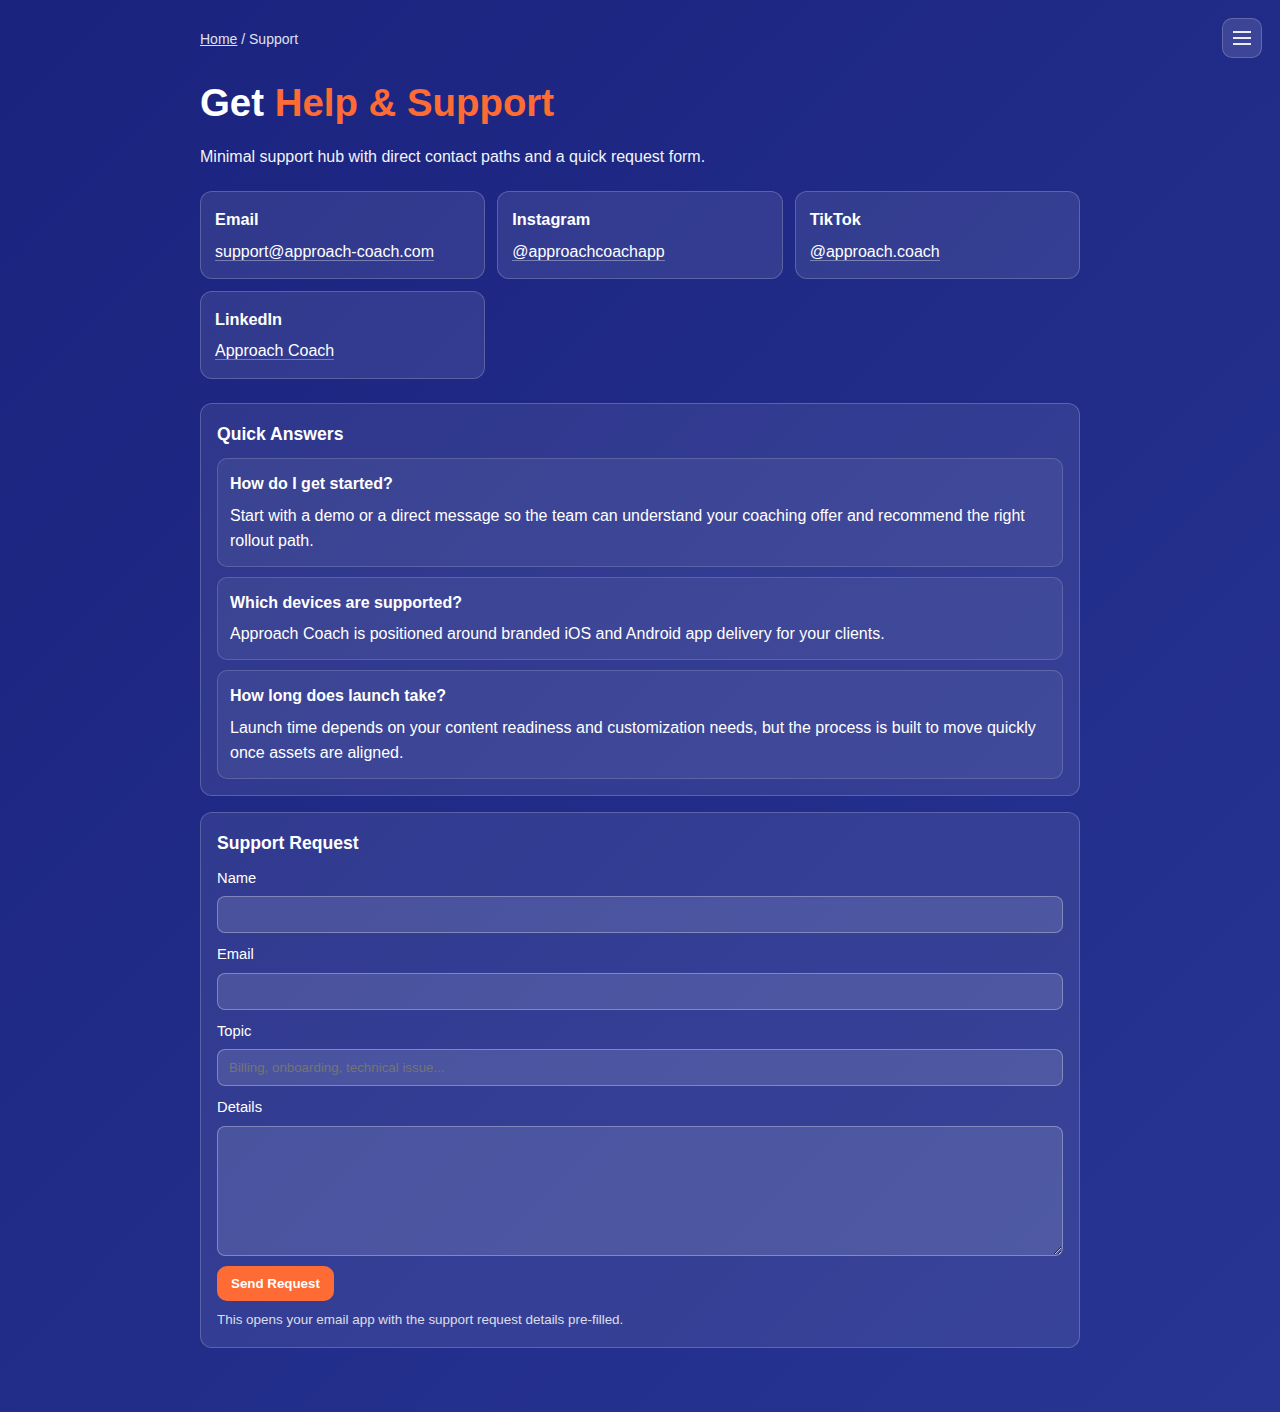
<file: support/index.html>
<!DOCTYPE html>
<html lang="en">

<head>
    <meta charset="UTF-8">
    <meta name="viewport" content="width=device-width, initial-scale=1.0">
    <title>Support - Approach Coach | Help Center & Resources</title>
    <meta name="description"
        content="Get support for Approach Coach. Contact the team, use direct social channels, and send a quick support request form.">
    <meta name="robots" content="index,follow,max-image-preview:large,max-snippet:-1,max-video-preview:-1">
    <link rel="canonical" href="https://www.approach-coach.com/support/">
    <link rel="icon" type="image/svg+xml" href="/favicon.svg">
    <style>
        * { box-sizing: border-box; margin: 0; padding: 0; }
        body { font-family: Inter, -apple-system, BlinkMacSystemFont, "Segoe UI", sans-serif; color: #fff; background: linear-gradient(135deg, #1a237e 0%, #283593 100%); line-height: 1.6; }
        .container { max-width: 920px; margin: 0 auto; padding: 28px 20px 64px; }
        .crumbs { font-size: 14px; opacity: .86; margin-bottom: 22px; }
        .crumbs a { color: #fff; }
        h1 { font-size: clamp(2rem, 3vw, 2.8rem); margin-bottom: 10px; }
        h1 .highlight { color: #ff6b35; }
        .intro { margin-bottom: 22px; opacity: .95; max-width: 720px; }
        .grid { display: grid; gap: 12px; grid-template-columns: repeat(auto-fit, minmax(220px, 1fr)); margin-bottom: 24px; }
        .card { background: rgba(255,255,255,.09); border: 1px solid rgba(255,255,255,.2); border-radius: 12px; padding: 14px; }
        .card h2 { font-size: 1.02rem; margin-bottom: 6px; }
        .card a { color: #fff; text-decoration: none; border-bottom: 1px solid rgba(255,255,255,.35); }
        .form-wrap, .section { background: rgba(255,255,255,.08); border: 1px solid rgba(255,255,255,.2); border-radius: 12px; padding: 16px; }
        .form-wrap h2 { font-size: 1.1rem; margin-bottom: 10px; }
        .section { margin-bottom: 16px; }
        .section h2 { font-size: 1.1rem; margin-bottom: 10px; }
        .list { display: grid; gap: 10px; }
        .list-item { background: rgba(255,255,255,.06); border: 1px solid rgba(255,255,255,.16); border-radius: 10px; padding: 12px; }
        .list-item h3 { font-size: 1rem; margin-bottom: 6px; }
        .field { display: grid; gap: 6px; margin-bottom: 10px; }
        label { font-size: .92rem; }
        input, textarea {
            width: 100%; padding: 10px 11px; border-radius: 8px;
            border: 1px solid rgba(255,255,255,.3); background: rgba(255,255,255,.12); color: #fff;
        }
        textarea { min-height: 130px; resize: vertical; }
        .btn { border: none; cursor: pointer; background: #ff6b35; color: #fff; padding: 10px 14px; border-radius: 10px; font-weight: 700; }
        .subtext { font-size: .84rem; margin-top: 8px; opacity: .82; }

        .hamburger-menu { position: fixed; top: 18px; right: 18px; z-index: 2000; }
        .hamburger-toggle { background: rgba(255,255,255,.12); border: 1px solid rgba(255,255,255,.2); width: 40px; height: 40px; border-radius: 10px; cursor: pointer; display: flex; flex-direction: column; justify-content: center; align-items: center; gap: 4px; }
        .hamburger-line { width: 18px; height: 2px; background: rgba(255,255,255,.9); }
        .hamburger-nav { position: absolute; top: 48px; right: 0; background: rgba(26,35,126,.95); border: 1px solid rgba(255,255,255,.2); border-radius: 12px; min-width: 170px; padding: 10px 0; opacity: 0; visibility: hidden; transform: translateY(-8px); transition: all .2s ease; }
        .hamburger-nav[aria-hidden="false"] { opacity: 1; visibility: visible; transform: translateY(0); }
        .hamburger-nav ul { list-style: none; }
        .hamburger-nav a { display: block; color: #fff; text-decoration: none; padding: 10px 16px; font-size: 14px; }
        .hamburger-nav a:hover { background: rgba(255,107,53,.2); color: #ff6b35; }
    </style>
    <script type="application/ld+json">
    {
      "@context": "https://schema.org",
      "@type": "BreadcrumbList",
      "itemListElement": [
        {"@type": "ListItem", "position": 1, "name": "Home", "item": "https://www.approach-coach.com/"},
        {"@type": "ListItem", "position": 2, "name": "Support", "item": "https://www.approach-coach.com/support/"}
      ]
    }
    </script>
    <script type="application/ld+json">
    {
      "@context": "https://schema.org",
      "@type": "FAQPage",
      "mainEntity": [
        {
          "@type": "Question",
          "name": "How do I get started with Approach Coach?",
          "acceptedAnswer": {
            "@type": "Answer",
            "text": "Contact Approach Coach to schedule a demo, review your coaching offer, and align the right launch path for your branded app."
          }
        },
        {
          "@type": "Question",
          "name": "What platforms do you support?",
          "acceptedAnswer": {
            "@type": "Answer",
            "text": "Approach Coach is built around branded mobile app delivery for iOS and Android, with web support used for the marketing and onboarding experience."
          }
        },
        {
          "@type": "Question",
          "name": "How long does it take to launch my coaching app?",
          "acceptedAnswer": {
            "@type": "Answer",
            "text": "Launch timing depends on content readiness and rollout complexity, but the process is designed to move quickly once the coaching offer and assets are aligned."
          }
        }
      ]
    }
    </script>
</head>

<body>
    <div class="hamburger-menu">
        <button class="hamburger-toggle" aria-label="Navigation menu" aria-expanded="false">
            <span class="hamburger-line"></span><span class="hamburger-line"></span><span class="hamburger-line"></span>
        </button>
        <nav class="hamburger-nav" aria-hidden="true">
            <ul>
                <li><a href="/platform/">Platform</a></li>
                <li><a href="/pricing/">Pricing</a></li>
                <li><a href="/demo/">Demo</a></li>
                <li><a href="/support/">Support</a></li>
                <li><a href="/login/">Login</a></li>
            </ul>
        </nav>
    </div>

    <main class="container">
        <nav class="crumbs"><a href="/">Home</a> / Support</nav>
        <h1>Get <span class="highlight">Help & Support</span></h1>
        <p class="intro">Minimal support hub with direct contact paths and a quick request form.</p>

        <section class="grid">
            <article class="card">
                <h2>Email</h2>
                <a href="mailto:support@approach-coach.com">support@approach-coach.com</a>
            </article>
            <article class="card">
                <h2>Instagram</h2>
                <a target="_blank" href="https://www.instagram.com/approachcoachapp/">@approachcoachapp</a>
            </article>
            <article class="card">
                <h2>TikTok</h2>
                <a target="_blank" href="https://www.tiktok.com/@approach.coach">@approach.coach</a>
            </article>
            <article class="card">
                <h2>LinkedIn</h2>
                <a target="_blank" href="https://www.linkedin.com/company/109572940">Approach Coach</a>
            </article>
        </section>

        <section class="section">
            <h2>Quick Answers</h2>
            <div class="list">
                <article class="list-item">
                    <h3>How do I get started?</h3>
                    <p>Start with a demo or a direct message so the team can understand your coaching offer and recommend the right rollout path.</p>
                </article>
                <article class="list-item">
                    <h3>Which devices are supported?</h3>
                    <p>Approach Coach is positioned around branded iOS and Android app delivery for your clients.</p>
                </article>
                <article class="list-item">
                    <h3>How long does launch take?</h3>
                    <p>Launch time depends on your content readiness and customization needs, but the process is built to move quickly once assets are aligned.</p>
                </article>
            </div>
        </section>

        <section class="form-wrap">
            <h2>Support Request</h2>
            <form action="mailto:support@approach-coach.com?subject=Support%20Request" method="post" enctype="text/plain">
                <div class="field">
                    <label for="name">Name</label>
                    <input id="name" name="name" required>
                </div>
                <div class="field">
                    <label for="email">Email</label>
                    <input id="email" name="email" type="email" required>
                </div>
                <div class="field">
                    <label for="topic">Topic</label>
                    <input id="topic" name="topic" placeholder="Billing, onboarding, technical issue..." required>
                </div>
                <div class="field">
                    <label for="details">Details</label>
                    <textarea id="details" name="details" required></textarea>
                </div>
                <button class="btn" type="submit">Send Request</button>
                <p class="subtext">This opens your email app with the support request details pre-filled.</p>
            </form>
        </section>
    </main>

    <script>
        const toggle = document.querySelector('.hamburger-toggle');
        const nav = document.querySelector('.hamburger-nav');
        toggle.addEventListener('click', () => {
            const expanded = toggle.getAttribute('aria-expanded') === 'true';
            toggle.setAttribute('aria-expanded', (!expanded).toString());
            nav.setAttribute('aria-hidden', expanded.toString());
        });
        document.addEventListener('click', (e) => {
            if (!toggle.contains(e.target) && !nav.contains(e.target)) {
                toggle.setAttribute('aria-expanded', 'false');
                nav.setAttribute('aria-hidden', 'true');
            }
        });
    </script>
</body>

</html>
</file>
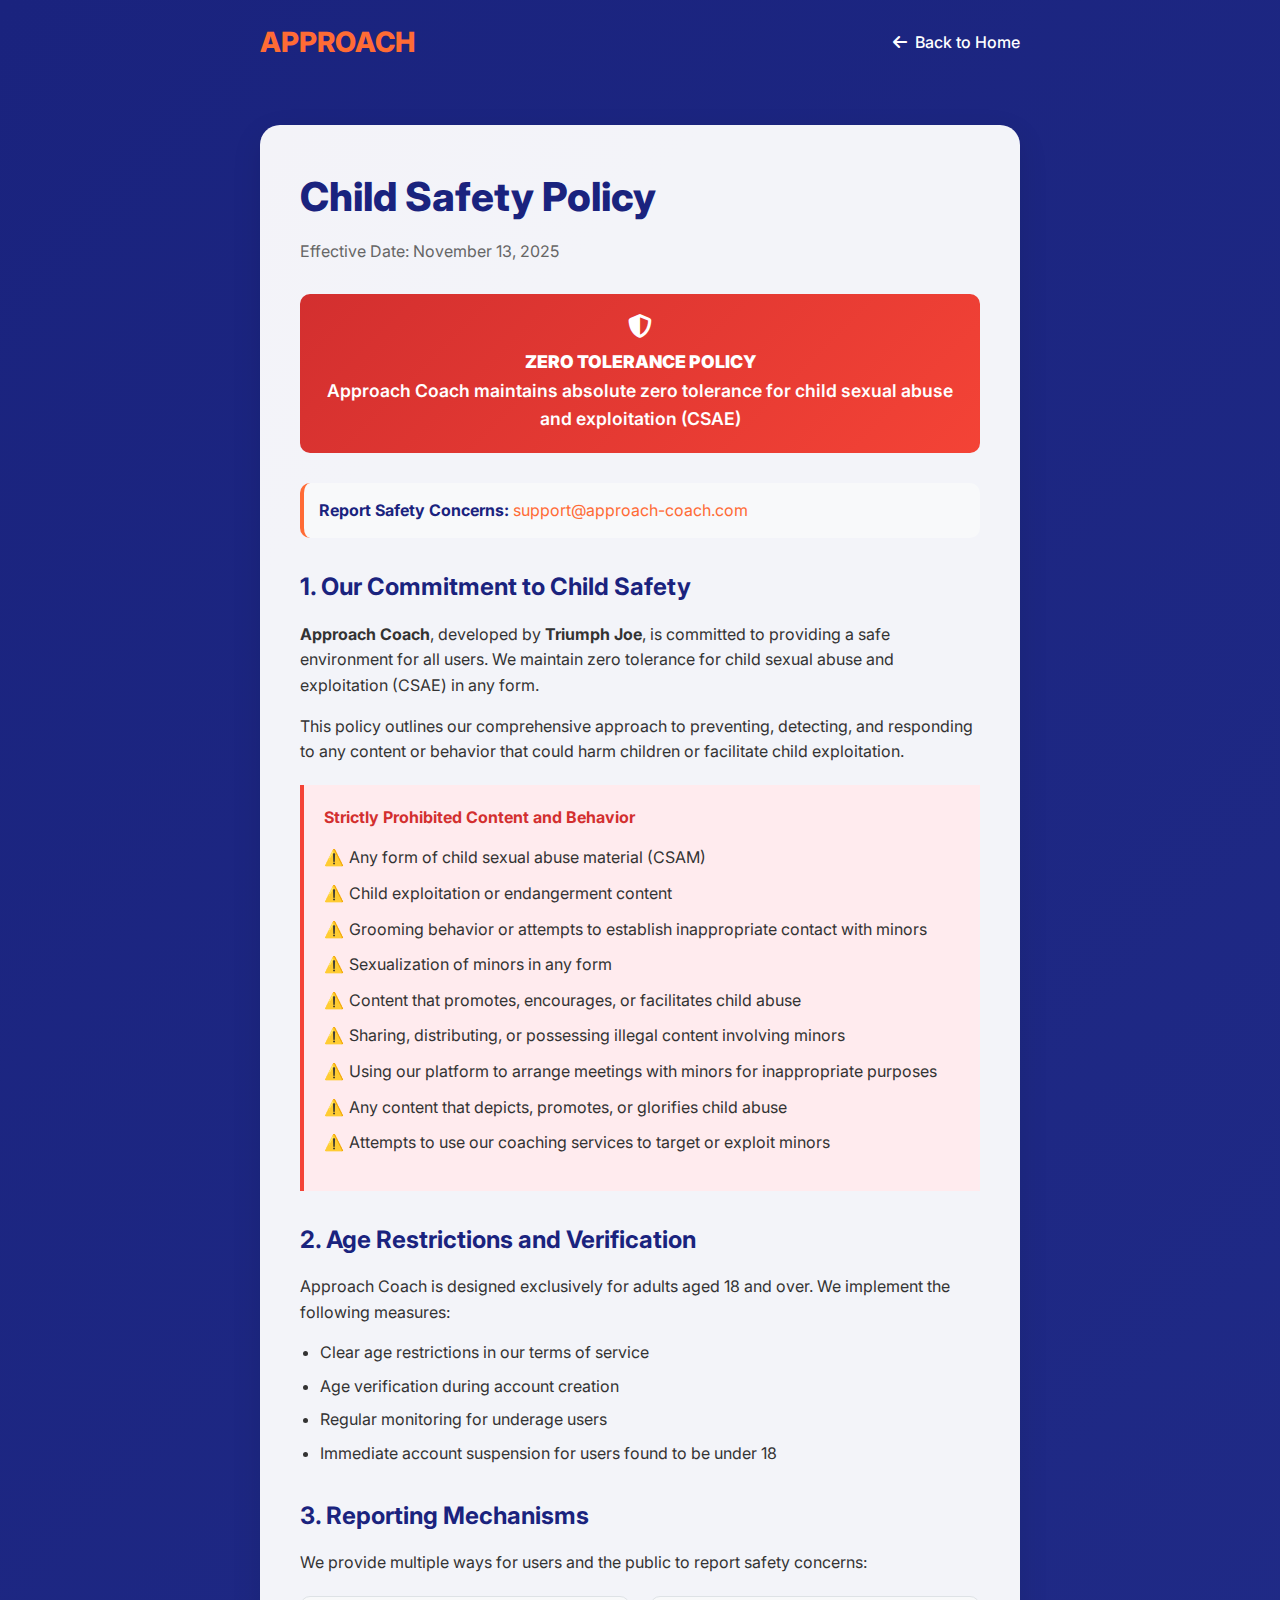
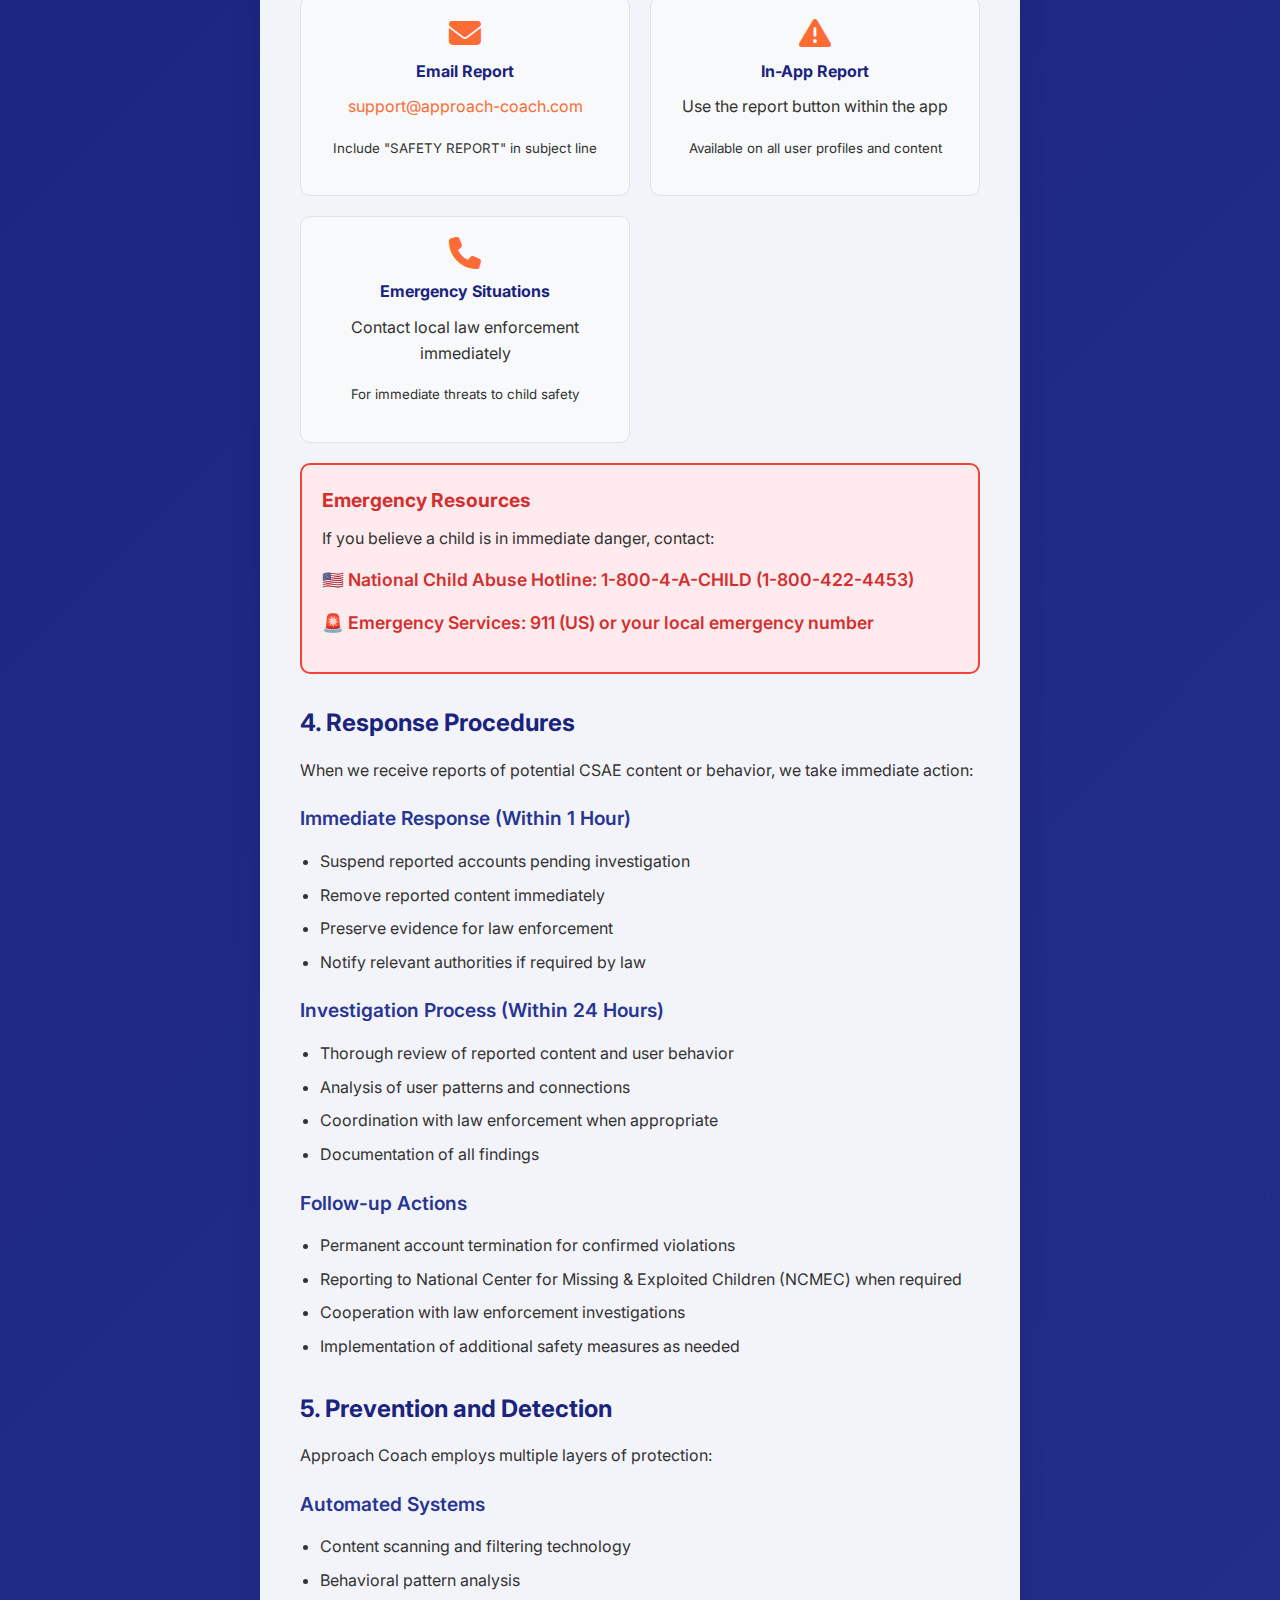
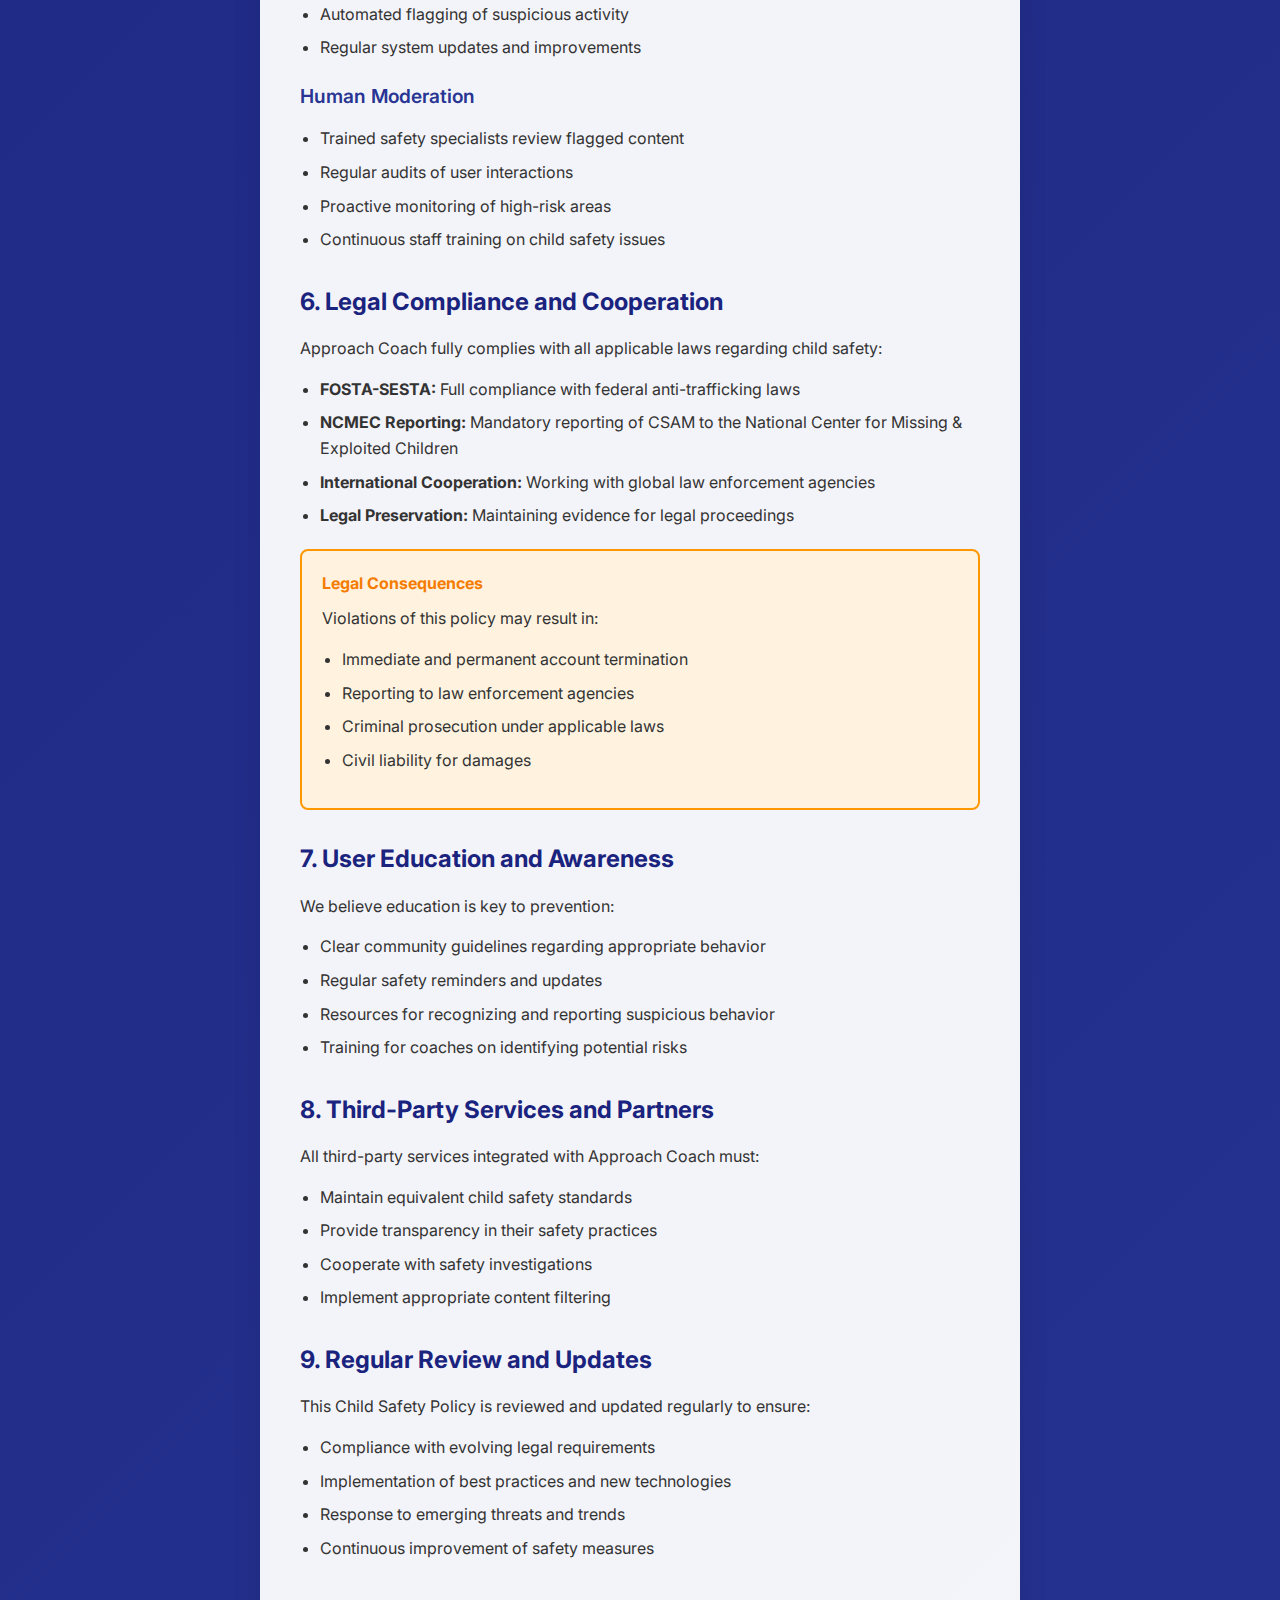
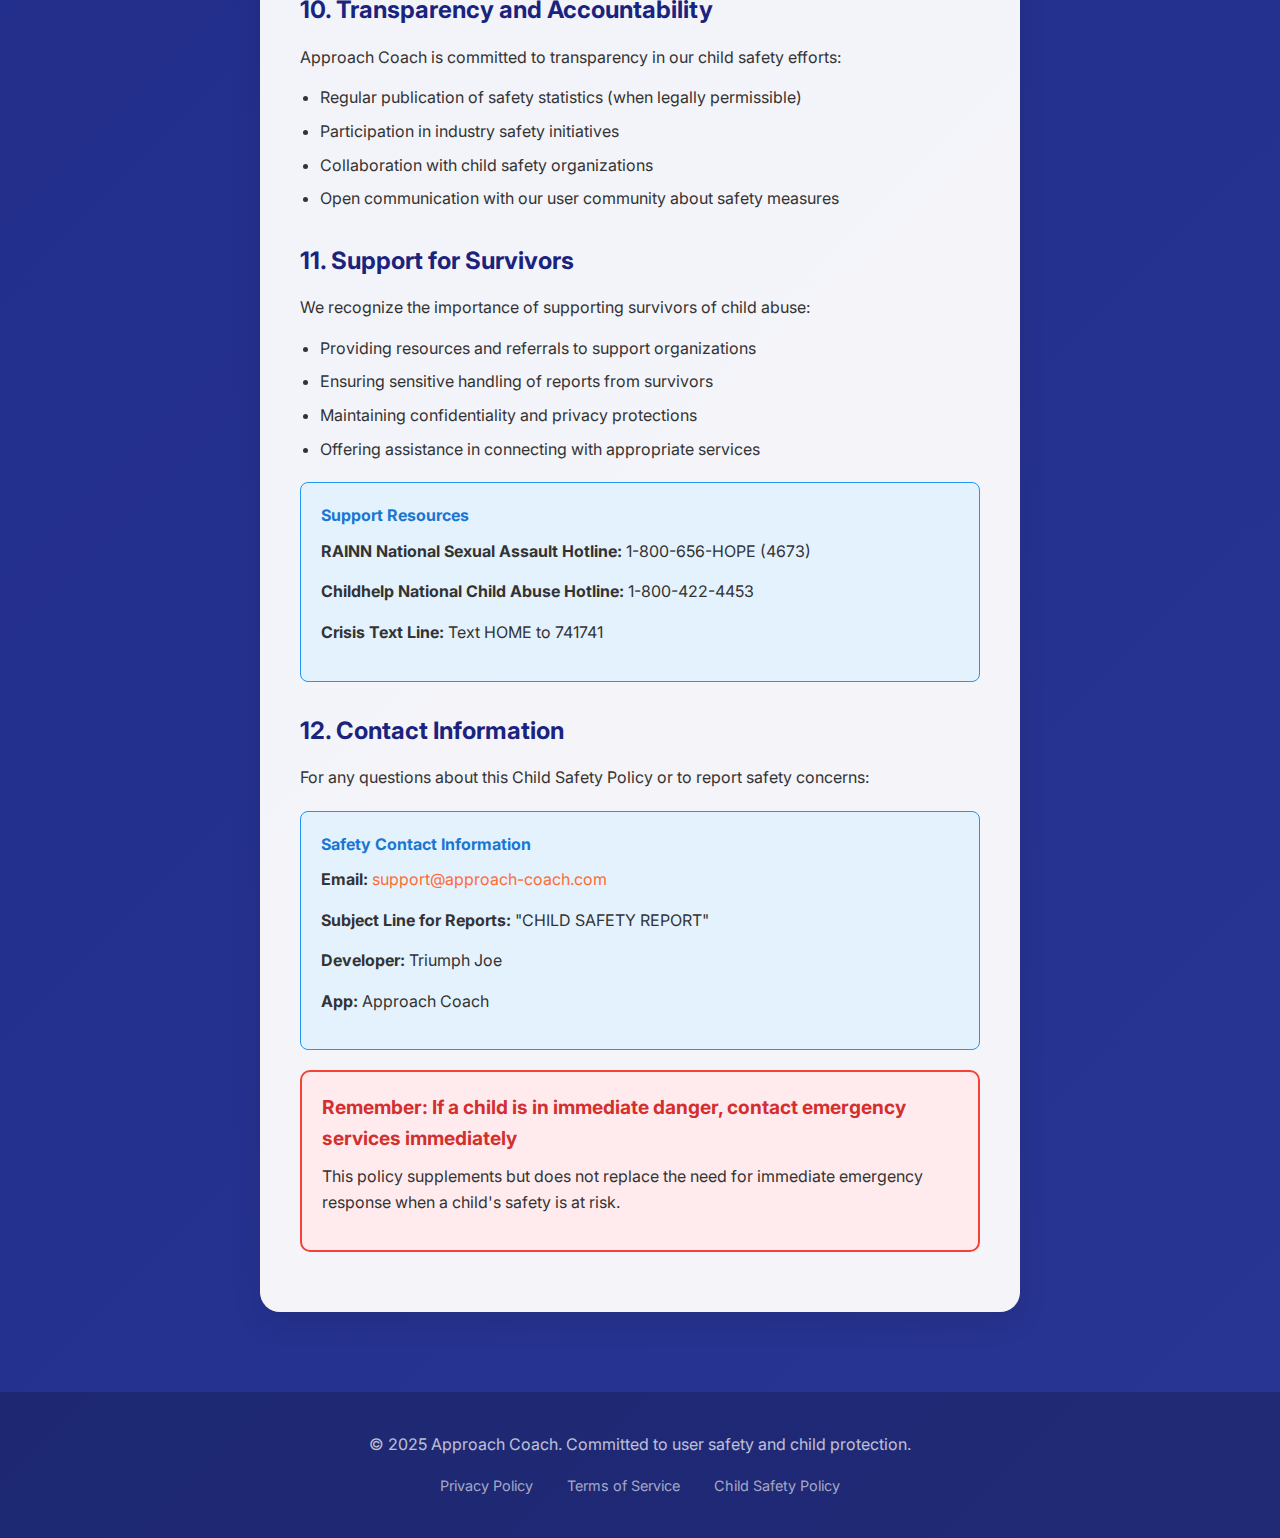
<file: child-safety-policy.html>
<!DOCTYPE html>
<html lang="en">

<head>
    <meta charset="UTF-8">
    <meta name="viewport" content="width=device-width, initial-scale=1.0">
    <title>Child Safety Policy - Approach Coach</title>
    <meta name="description"
        content="Child Safety Policy for Approach Coach - Our zero tolerance policy for child sexual abuse and exploitation (CSAE).">
    <meta name="robots" content="index,follow,max-image-preview:large,max-snippet:-1,max-video-preview:-1">

    <!-- Language alternates -->
    <link rel="alternate" hreflang="en" href="https://www.approach-coach.com/child-safety-policy.html">
    <link rel="alternate" hreflang="he" href="https://www.approach-coach.com/he/child-safety-policy.html">
    <link rel="alternate" hreflang="x-default" href="https://www.approach-coach.com/child-safety-policy.html">

    <!-- Canonical URL -->
    <link rel="canonical" href="https://www.approach-coach.com/child-safety-policy.html">

    <!-- Fonts -->
    <link href="https://fonts.googleapis.com/css2?family=Inter:wght@400;500;600;700;800&display=swap" rel="stylesheet">
    <link href="https://cdnjs.cloudflare.com/ajax/libs/font-awesome/6.4.0/css/all.min.css" rel="stylesheet">

    <style>
        * {
            margin: 0;
            padding: 0;
            box-sizing: border-box;
        }

        body {
            font-family: 'Inter', sans-serif;
            background: linear-gradient(135deg, #1a237e 0%, #283593 100%);
            color: white;
            line-height: 1.6;
            min-height: 100vh;
        }

        .container {
            max-width: 800px;
            margin: 0 auto;
            padding: 0 20px;
        }

        /* Header */
        .header {
            padding: 20px 0;
            position: relative;
            z-index: 100;
        }

        .nav {
            display: flex;
            justify-content: space-between;
            align-items: center;
        }

        .logo {
            font-size: 28px;
            font-weight: 800;
            color: #ff6b35;
            text-decoration: none;
        }

        .back-link {
            color: white;
            text-decoration: none;
            font-weight: 500;
            display: flex;
            align-items: center;
            gap: 8px;
            transition: color 0.3s ease;
        }

        .back-link:hover {
            color: #ff6b35;
        }

        /* Main Content */
        .main-content {
            padding: 40px 0 80px;
        }

        .safety-content {
            background: rgba(255, 255, 255, 0.95);
            color: #333;
            padding: 40px;
            border-radius: 20px;
            box-shadow: 0 10px 30px rgba(0, 0, 0, 0.1);
        }

        h1 {
            font-size: 2.5rem;
            font-weight: 800;
            margin-bottom: 10px;
            color: #1a237e;
        }

        .effective-date {
            font-size: 1rem;
            color: #666;
            margin-bottom: 30px;
        }

        .zero-tolerance-banner {
            background: linear-gradient(135deg, #d32f2f 0%, #f44336 100%);
            color: white;
            padding: 20px;
            border-radius: 10px;
            margin-bottom: 30px;
            text-align: center;
            font-weight: 600;
            font-size: 1.1rem;
        }

        .zero-tolerance-banner i {
            font-size: 1.5rem;
            margin-bottom: 10px;
            display: block;
        }

        .contact-email {
            background: #f8f9fa;
            padding: 15px;
            border-radius: 10px;
            margin-bottom: 30px;
            border-left: 4px solid #ff6b35;
        }

        .contact-email strong {
            color: #1a237e;
        }

        .emergency-contact {
            background: #ffebee;
            border: 2px solid #f44336;
            padding: 20px;
            border-radius: 10px;
            margin: 20px 0;
        }

        .emergency-contact h4 {
            color: #d32f2f;
            margin-bottom: 10px;
            font-size: 1.2rem;
        }

        .emergency-contact .phone {
            font-size: 1.1rem;
            font-weight: 600;
            color: #d32f2f;
        }

        h2 {
            font-size: 1.5rem;
            font-weight: 700;
            margin: 30px 0 15px 0;
            color: #1a237e;
        }

        h3 {
            font-size: 1.2rem;
            font-weight: 600;
            margin: 20px 0 10px 0;
            color: #283593;
        }

        p {
            margin-bottom: 15px;
        }

        ul {
            margin: 15px 0 15px 20px;
        }

        li {
            margin-bottom: 8px;
        }

        a {
            color: #ff6b35;
            text-decoration: none;
        }

        a:hover {
            text-decoration: underline;
        }

        .highlight-box {
            background: #e3f2fd;
            border: 1px solid #2196f3;
            border-radius: 8px;
            padding: 20px;
            margin: 20px 0;
        }

        .highlight-box h4 {
            color: #1976d2;
            margin-bottom: 10px;
        }

        .warning-box {
            background: #fff3e0;
            border: 2px solid #ff9800;
            border-radius: 8px;
            padding: 20px;
            margin: 20px 0;
        }

        .warning-box h4 {
            color: #f57c00;
            margin-bottom: 10px;
        }

        .reporting-methods {
            display: grid;
            grid-template-columns: repeat(auto-fit, minmax(250px, 1fr));
            gap: 20px;
            margin: 20px 0;
        }

        .reporting-method {
            background: #f8f9fa;
            border: 1px solid #dee2e6;
            border-radius: 10px;
            padding: 20px;
            text-align: center;
        }

        .reporting-method i {
            font-size: 2rem;
            color: #ff6b35;
            margin-bottom: 10px;
        }

        .reporting-method h4 {
            color: #1a237e;
            margin-bottom: 10px;
        }

        .prohibited-list {
            background: #ffebee;
            border-left: 4px solid #f44336;
            padding: 20px;
            margin: 20px 0;
        }

        .prohibited-list h4 {
            color: #d32f2f;
            margin-bottom: 15px;
        }

        .prohibited-list ul {
            margin-left: 0;
            list-style: none;
        }

        .prohibited-list li {
            position: relative;
            padding-left: 25px;
            margin-bottom: 10px;
        }

        .prohibited-list li::before {
            content: "⚠️";
            position: absolute;
            left: 0;
            top: 0;
        }

        /* Footer */
        .footer {
            padding: 40px 0;
            text-align: center;
            background: rgba(0, 0, 0, 0.2);
        }

        .footer p {
            opacity: 0.7;
        }

        .footer-links {
            margin-top: 15px;
        }

        .footer-links a {
            color: rgba(255, 255, 255, 0.6);
            text-decoration: none;
            margin: 0 15px;
            font-size: 0.9rem;
        }

        .footer-links a:hover {
            color: #ff6b35;
            text-decoration: underline;
        }

        /* Responsive Design */
        @media (max-width: 768px) {
            .container {
                padding: 0 15px;
            }

            .safety-content {
                padding: 25px;
            }

            h1 {
                font-size: 2rem;
            }

            .nav {
                flex-direction: column;
                gap: 15px;
            }

            .reporting-methods {
                grid-template-columns: 1fr;
            }

            .footer-links a {
                display: block;
                margin: 5px 0;
            }
        }
    </style>
</head>

<body>
    <!-- Header -->
    <header class="header">
        <div class="container">
            <nav class="nav">
                <a href="index.html" class="logo">APPROACH</a>
                <a href="index.html" class="back-link">
                    <i class="fas fa-arrow-left"></i>
                    Back to Home
                </a>
            </nav>
        </div>
    </header>

    <!-- Main Content -->
    <main class="main-content">
        <div class="container">
            <div class="safety-content">
                <h1>Child Safety Policy</h1>
                <p class="effective-date">Effective Date: November 13, 2025</p>

                <div class="zero-tolerance-banner">
                    <i class="fas fa-shield-alt"></i>
                    <strong>ZERO TOLERANCE POLICY</strong><br>
                    Approach Coach maintains absolute zero tolerance for child sexual abuse and exploitation (CSAE)
                </div>

                <div class="contact-email">
                    <strong>Report Safety Concerns:</strong> <a
                        href="mailto:support@approach-coach.com">support@approach-coach.com</a>
                </div>

                <h2>1. Our Commitment to Child Safety</h2>
                <p><strong>Approach Coach</strong>, developed by <strong>Triumph Joe</strong>, is committed to providing
                    a safe environment for all users. We maintain zero tolerance for child sexual abuse and exploitation
                    (CSAE) in any form.</p>

                <p>This policy outlines our comprehensive approach to preventing, detecting, and responding to any
                    content or behavior that could harm children or facilitate child exploitation.</p>

                <div class="prohibited-list">
                    <h4>Strictly Prohibited Content and Behavior</h4>
                    <ul>
                        <li>Any form of child sexual abuse material (CSAM)</li>
                        <li>Child exploitation or endangerment content</li>
                        <li>Grooming behavior or attempts to establish inappropriate contact with minors</li>
                        <li>Sexualization of minors in any form</li>
                        <li>Content that promotes, encourages, or facilitates child abuse</li>
                        <li>Sharing, distributing, or possessing illegal content involving minors</li>
                        <li>Using our platform to arrange meetings with minors for inappropriate purposes</li>
                        <li>Any content that depicts, promotes, or glorifies child abuse</li>
                        <li>Attempts to use our coaching services to target or exploit minors</li>
                    </ul>
                </div>

                <h2>2. Age Restrictions and Verification</h2>
                <p>Approach Coach is designed exclusively for adults aged 18 and over. We implement the following
                    measures:</p>
                <ul>
                    <li>Clear age restrictions in our terms of service</li>
                    <li>Age verification during account creation</li>
                    <li>Regular monitoring for underage users</li>
                    <li>Immediate account suspension for users found to be under 18</li>
                </ul>

                <h2>3. Reporting Mechanisms</h2>
                <p>We provide multiple ways for users and the public to report safety concerns:</p>

                <div class="reporting-methods">
                    <div class="reporting-method">
                        <i class="fas fa-envelope"></i>
                        <h4>Email Report</h4>
                        <p><a href="mailto:support@approach-coach.com">support@approach-coach.com</a></p>
                        <p><small>Include "SAFETY REPORT" in subject line</small></p>
                    </div>
                    <div class="reporting-method">
                        <i class="fas fa-exclamation-triangle"></i>
                        <h4>In-App Report</h4>
                        <p>Use the report button within the app</p>
                        <p><small>Available on all user profiles and content</small></p>
                    </div>
                    <div class="reporting-method">
                        <i class="fas fa-phone"></i>
                        <h4>Emergency Situations</h4>
                        <p>Contact local law enforcement immediately</p>
                        <p><small>For immediate threats to child safety</small></p>
                    </div>
                </div>

                <div class="emergency-contact">
                    <h4>Emergency Resources</h4>
                    <p>If you believe a child is in immediate danger, contact:</p>
                    <p class="phone">🇺🇸 National Child Abuse Hotline: 1-800-4-A-CHILD (1-800-422-4453)</p>
                    <p class="phone">🚨 Emergency Services: 911 (US) or your local emergency number</p>
                </div>

                <h2>4. Response Procedures</h2>
                <p>When we receive reports of potential CSAE content or behavior, we take immediate action:</p>

                <h3>Immediate Response (Within 1 Hour)</h3>
                <ul>
                    <li>Suspend reported accounts pending investigation</li>
                    <li>Remove reported content immediately</li>
                    <li>Preserve evidence for law enforcement</li>
                    <li>Notify relevant authorities if required by law</li>
                </ul>

                <h3>Investigation Process (Within 24 Hours)</h3>
                <ul>
                    <li>Thorough review of reported content and user behavior</li>
                    <li>Analysis of user patterns and connections</li>
                    <li>Coordination with law enforcement when appropriate</li>
                    <li>Documentation of all findings</li>
                </ul>

                <h3>Follow-up Actions</h3>
                <ul>
                    <li>Permanent account termination for confirmed violations</li>
                    <li>Reporting to National Center for Missing & Exploited Children (NCMEC) when required</li>
                    <li>Cooperation with law enforcement investigations</li>
                    <li>Implementation of additional safety measures as needed</li>
                </ul>

                <h2>5. Prevention and Detection</h2>
                <p>Approach Coach employs multiple layers of protection:</p>

                <h3>Automated Systems</h3>
                <ul>
                    <li>Content scanning and filtering technology</li>
                    <li>Behavioral pattern analysis</li>
                    <li>Automated flagging of suspicious activity</li>
                    <li>Regular system updates and improvements</li>
                </ul>

                <h3>Human Moderation</h3>
                <ul>
                    <li>Trained safety specialists review flagged content</li>
                    <li>Regular audits of user interactions</li>
                    <li>Proactive monitoring of high-risk areas</li>
                    <li>Continuous staff training on child safety issues</li>
                </ul>

                <h2>6. Legal Compliance and Cooperation</h2>
                <p>Approach Coach fully complies with all applicable laws regarding child safety:</p>

                <ul>
                    <li><strong>FOSTA-SESTA:</strong> Full compliance with federal anti-trafficking laws</li>
                    <li><strong>NCMEC Reporting:</strong> Mandatory reporting of CSAM to the National Center for Missing
                        & Exploited Children</li>
                    <li><strong>International Cooperation:</strong> Working with global law enforcement agencies</li>
                    <li><strong>Legal Preservation:</strong> Maintaining evidence for legal proceedings</li>
                </ul>

                <div class="warning-box">
                    <h4>Legal Consequences</h4>
                    <p>Violations of this policy may result in:</p>
                    <ul>
                        <li>Immediate and permanent account termination</li>
                        <li>Reporting to law enforcement agencies</li>
                        <li>Criminal prosecution under applicable laws</li>
                        <li>Civil liability for damages</li>
                    </ul>
                </div>

                <h2>7. User Education and Awareness</h2>
                <p>We believe education is key to prevention:</p>
                <ul>
                    <li>Clear community guidelines regarding appropriate behavior</li>
                    <li>Regular safety reminders and updates</li>
                    <li>Resources for recognizing and reporting suspicious behavior</li>
                    <li>Training for coaches on identifying potential risks</li>
                </ul>

                <h2>8. Third-Party Services and Partners</h2>
                <p>All third-party services integrated with Approach Coach must:</p>
                <ul>
                    <li>Maintain equivalent child safety standards</li>
                    <li>Provide transparency in their safety practices</li>
                    <li>Cooperate with safety investigations</li>
                    <li>Implement appropriate content filtering</li>
                </ul>

                <h2>9. Regular Review and Updates</h2>
                <p>This Child Safety Policy is reviewed and updated regularly to ensure:</p>
                <ul>
                    <li>Compliance with evolving legal requirements</li>
                    <li>Implementation of best practices and new technologies</li>
                    <li>Response to emerging threats and trends</li>
                    <li>Continuous improvement of safety measures</li>
                </ul>

                <h2>10. Transparency and Accountability</h2>
                <p>Approach Coach is committed to transparency in our child safety efforts:</p>
                <ul>
                    <li>Regular publication of safety statistics (when legally permissible)</li>
                    <li>Participation in industry safety initiatives</li>
                    <li>Collaboration with child safety organizations</li>
                    <li>Open communication with our user community about safety measures</li>
                </ul>

                <h2>11. Support for Survivors</h2>
                <p>We recognize the importance of supporting survivors of child abuse:</p>
                <ul>
                    <li>Providing resources and referrals to support organizations</li>
                    <li>Ensuring sensitive handling of reports from survivors</li>
                    <li>Maintaining confidentiality and privacy protections</li>
                    <li>Offering assistance in connecting with appropriate services</li>
                </ul>

                <div class="highlight-box">
                    <h4>Support Resources</h4>
                    <p><strong>RAINN National Sexual Assault Hotline:</strong> 1-800-656-HOPE (4673)</p>
                    <p><strong>Childhelp National Child Abuse Hotline:</strong> 1-800-422-4453</p>
                    <p><strong>Crisis Text Line:</strong> Text HOME to 741741</p>
                </div>

                <h2>12. Contact Information</h2>
                <p>For any questions about this Child Safety Policy or to report safety concerns:</p>

                <div class="highlight-box">
                    <h4>Safety Contact Information</h4>
                    <p><strong>Email:</strong> <a href="mailto:support@approach-coach.com">support@approach-coach.com</a></p>
                    <p><strong>Subject Line for Reports:</strong> "CHILD SAFETY REPORT"</p>
                    <p><strong>Developer:</strong> Triumph Joe</p>
                    <p><strong>App:</strong> Approach Coach</p>
                </div>

                <div class="emergency-contact">
                    <h4>Remember: If a child is in immediate danger, contact emergency services immediately</h4>
                    <p>This policy supplements but does not replace the need for immediate emergency response when a
                        child's safety is at risk.</p>
                </div>
            </div>
        </div>
    </main>

    <!-- Footer -->
    <footer class="footer">
        <div class="container">
            <p>&copy; 2025 Approach Coach. Committed to user safety and child protection.</p>
            <div class="footer-links">
                <a href="privacy-policy.html">Privacy Policy</a>
                <a href="terms-of-service.html">Terms of Service</a>
                <a href="child-safety-policy.html">Child Safety Policy</a>
            </div>
        </div>
    </footer>
</body>

</html>
</file>
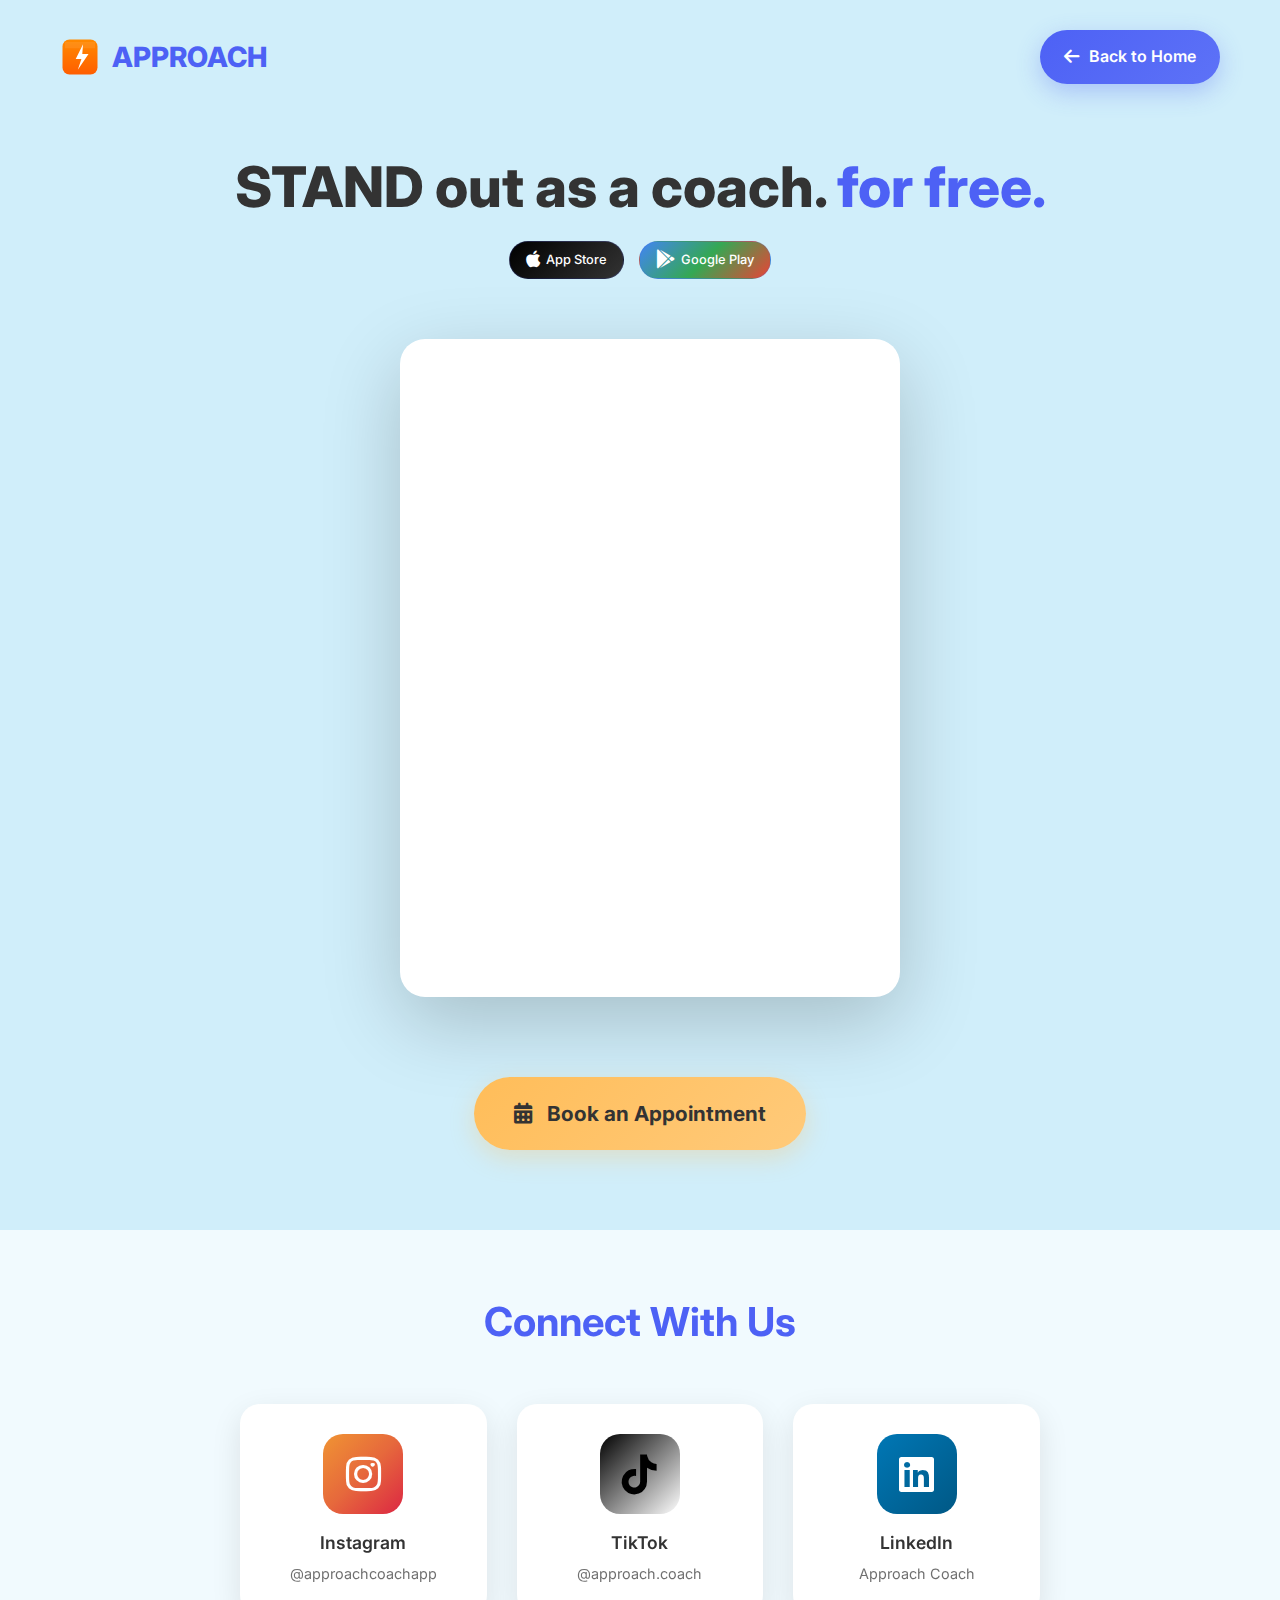
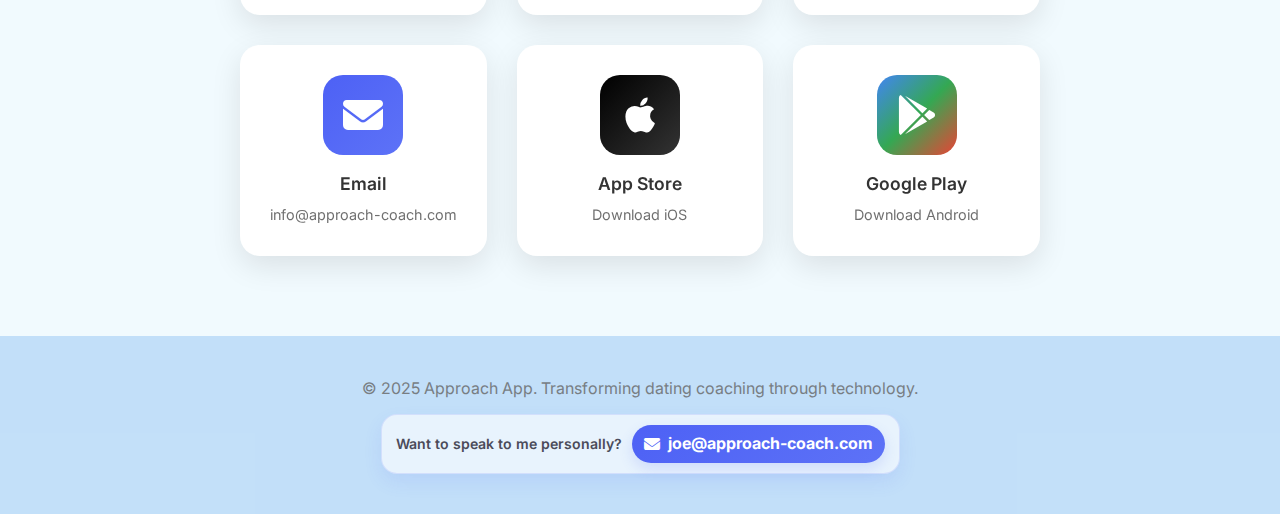
<file: landing.html>
<!DOCTYPE html>
<html lang="en">

<head>
    <meta charset="UTF-8">
    <meta name="viewport" content="width=device-width, initial-scale=1.0">
    <title>Approach Coach Demo Experience</title>
    <meta name="description"
        content="Live demo experience for Approach Coach. This page supports direct demo flows but is not intended as a primary search landing page.">
    <meta name="robots" content="noindex,follow">

    <!-- Language alternates -->
    <link rel="alternate" hreflang="en" href="https://www.approach-coach.com/landing.html">
    <link rel="alternate" hreflang="he" href="https://www.approach-coach.com/he/landing.html">
    <link rel="alternate" hreflang="x-default" href="https://www.approach-coach.com/landing.html">

    <!-- Canonical URL -->
    <link rel="canonical" href="https://www.approach-coach.com/landing.html">

    <!-- Favicon and Icons -->
    <link rel="icon" type="image/svg+xml" href="favicon.svg">
    <link rel="icon" type="image/png" sizes="32x32" href="approach_logo_new.svg">
    <link rel="icon" type="image/png" sizes="16x16" href="approach_logo_new.svg">
    <link rel="apple-touch-icon" sizes="180x180" href="approach_logo_new.svg">
    <link rel="manifest" href="site.webmanifest">
    <meta name="theme-color" content="#4d61f5">

    <!-- Fonts -->
    <link href="https://fonts.googleapis.com/css2?family=Inter:wght@400;500;600;700;800&display=swap" rel="stylesheet">
    <link href="https://cdnjs.cloudflare.com/ajax/libs/font-awesome/6.4.0/css/all.min.css" rel="stylesheet">

    <style>
        * {
            margin: 0;
            padding: 0;
            box-sizing: border-box;
        }

        body {
            font-family: 'Inter', sans-serif;
            background: #d0eefa;
            color: #333;
            line-height: 1.6;
            overflow-x: hidden;
        }

        .container {
            max-width: 1200px;
            margin: 0 auto;
            padding: 0 20px;
        }

        /* Header */
        .header {
            padding: 30px 0;
            position: relative;
            z-index: 100;
        }

        .nav {
            display: flex;
            justify-content: space-between;
            align-items: center;
        }

        .logo {
            display: flex;
            align-items: center;
            gap: 12px;
            font-size: 28px;
            font-weight: 800;
            color: #4d61f5;
            cursor: pointer;
            text-decoration: none;
            transition: opacity 0.3s ease;
        }

        .logo:hover {
            opacity: 0.8;
        }

        .logo-icon {
            width: 40px;
            height: 40px;
            flex-shrink: 0;
        }

        .logo-text {
            line-height: 1;
        }

        .back-button {
            display: inline-flex;
            align-items: center;
            gap: 10px;
            background: linear-gradient(135deg, #4d61f5 0%, #5d72f7 100%);
            color: white;
            padding: 14px 24px;
            border-radius: 50px;
            text-decoration: none;
            font-weight: 600;
            font-size: 1rem;
            transition: all 0.3s ease;
            box-shadow: 0 8px 25px rgba(77, 97, 245, 0.3);
        }

        .back-button:hover {
            transform: translateY(-2px);
            box-shadow: 0 12px 35px rgba(77, 97, 245, 0.4);
        }

        .back-button i {
            font-size: 1.1rem;
        }

        /* Hero Section */
        .hero {
            padding: 40px 0 40px;
            text-align: center;
            position: relative;
        }

        .hero-title {
            font-size: clamp(2.2rem, 5vw, 3.5rem);
            font-weight: 800;
            margin-bottom: 20px;
            color: #333;
            line-height: 1.2;
        }

        .hero-title .highlight {
            color: #4d61f5;
        }

        .app-logos {
            display: flex;
            justify-content: center;
            gap: 15px;
            margin-top: 15px;
        }

        .app-logo {
            display: flex;
            align-items: center;
            gap: 6px;
            padding: 8px 16px;
            border-radius: 20px;
            text-decoration: none;
            font-weight: 500;
            font-size: 0.8rem;
            transition: all 0.3s ease;
            border: 1px solid rgba(77, 97, 245, 0.2);
        }

        .app-logo:hover {
            transform: translateY(-2px);
            box-shadow: 0 8px 25px rgba(77, 97, 245, 0.2);
        }

        .apple-logo {
            background: linear-gradient(135deg, #000000 0%, #333333 100%);
            color: white;
        }

        .android-logo {
            background: linear-gradient(135deg, #4285f4 0%, #34a853 50%, #ea4335 100%);
            color: white;
        }

        .app-logo i {
            font-size: 1.2rem;
        }

        /* Floating Bubbles */
        .floating-bubbles {
            position: absolute;
            top: 0;
            left: 0;
            right: 0;
            bottom: 0;
            pointer-events: none;
        }

        .bubble {
            position: absolute;
            width: 110px;
            height: 45px;
            border-radius: 22px;
            background: rgba(77, 97, 245, 0.8);
            display: flex;
            align-items: center;
            justify-content: center;
            text-align: center;
            font-weight: 600;
            font-size: 0.8rem;
            color: white;
            box-shadow: 0 0 20px rgba(77, 97, 245, 0.3), 0 8px 32px rgba(0, 0, 0, 0.1);
            animation-duration: 4s;
            animation-timing-function: ease-in-out;
            animation-iteration-count: infinite;
            z-index: 1;
        }

        .bubble span {
            line-height: 1.2;
        }

        .bubble-top {
            top: -20px;
            left: 25%;
            animation-name: float-vertical;
            animation-delay: 0s;
        }

        .bubble-right {
            top: -20px;
            right: 20%;
            animation-name: float-vertical;
            animation-delay: 1s;
        }

        .bubble-bottom {
            bottom: -60px;
            left: 30%;
            animation-name: float-vertical;
            animation-delay: 2s;
        }

        .bubble-left {
            bottom: -60px;
            right: 25%;
            animation-name: float-vertical;
            animation-delay: 3s;
        }

        @keyframes float-vertical {

            0%,
            100% {
                transform: translateY(0px) translateX(-50%);
            }

            50% {
                transform: translateY(-5px) translateX(-50%);
            }
        }

        @keyframes float-horizontal {

            0%,
            100% {
                transform: translateX(0px) translateY(-50%);
            }

            50% {
                transform: translateX(-5px) translateY(-50%);
            }
        }

        /* Responsive for bubbles */
        @media (max-width: 768px) {
            .bubble {
                width: 90px;
                height: 40px;
                font-size: 0.7rem;
            }

            .bubble-top {
                top: -50px;
                left: 15%;
            }

            .bubble-right {
                top: -30px;
                right: 10%;
            }

            .bubble-bottom {
                bottom: -50px;
                left: 20%;
            }

            .bubble-left {
                bottom: -30px;
                right: 15%;
            }
        }

        @media (max-width: 480px) {
            .bubble {
                display: none;
            }
        }

        /* Video Section */
        .video-section {
            padding: 20px 0 40px;
        }

        .video-layout {
            display: flex;
            align-items: center;
            gap: 40px;
            max-width: 1200px;
            margin: 0 auto;
        }

        .benefits-list {
            flex: 1;
            max-width: 300px;
        }

        .benefit-item {
            font-size: 1.2rem;
            font-weight: 600;
            color: #000000;
            margin-bottom: 15px;
            overflow: hidden;
            white-space: nowrap;
        }

        .typewriter {
            display: inline-block;
            width: 0;
            overflow: hidden;
            animation: typing 2s steps(30) forwards;
            white-space: nowrap;
        }

        .benefit-item:nth-child(1) .typewriter {
            animation-delay: 1s;
        }

        .benefit-item:nth-child(2) .typewriter {
            animation-delay: 3s;
        }

        .benefit-item:nth-child(3) .typewriter {
            animation-delay: 5s;
        }

        .benefit-item:nth-child(4) .typewriter {
            animation-delay: 7s;
        }

        @keyframes typing {
            from {
                width: 0;
            }

            to {
                width: 100%;
            }
        }

        .video-container {
            flex: 1;
            max-width: 500px;
            border-radius: 25px;
            overflow: hidden;
            box-shadow: 0 25px 80px rgba(0, 0, 0, 0.2);
            background: white;
        }

        .video-container iframe {
            width: 100%;
            height: 650px;
            border: none;
        }

        @media (max-width: 768px) {
            .video-layout {
                flex-direction: column;
                gap: 20px;
            }

            .benefits-list {
                max-width: none;
            }

            .benefit-item {
                font-size: 1rem;
            }

            .video-container {
                max-width: none;
            }
        }

        /* CTA Section */
        .cta-section {
            padding: 40px 0 60px;
            text-align: center;
        }

        .cta-button {
            display: inline-block;
            background: linear-gradient(135deg, #ffbd59 0%, #ffca7a 100%);
            color: #333;
            padding: 20px 40px;
            border-radius: 50px;
            text-decoration: none;
            font-weight: 700;
            font-size: 1.3rem;
            transition: all 0.3s ease;
            box-shadow: 0 8px 25px rgba(255, 189, 89, 0.3);
            margin-bottom: 20px;
        }

        .cta-button:hover {
            transform: translateY(-2px);
            box-shadow: 0 12px 35px rgba(255, 189, 89, 0.4);
        }

        .cta-button i {
            margin-right: 10px;
        }

        /* Social Section */
        .social-section {
            padding: 60px 0 80px;
            background: rgba(255, 255, 255, 0.7);
            backdrop-filter: blur(10px);
        }

        .social-section h2 {
            text-align: center;
            font-size: 2.5rem;
            font-weight: 700;
            margin-bottom: 50px;
            color: #4d61f5;
        }

        .social-grid {
            display: grid;
            grid-template-columns: repeat(auto-fit, minmax(200px, 1fr));
            gap: 30px;
            max-width: 800px;
            margin: 0 auto;
        }

        .social-item {
            display: flex;
            flex-direction: column;
            align-items: center;
            text-decoration: none;
            color: #333;
            padding: 30px 20px;
            border-radius: 20px;
            background: white;
            transition: all 0.3s ease;
            box-shadow: 0 10px 30px rgba(0, 0, 0, 0.1);
        }

        .social-item:hover {
            transform: translateY(-5px);
            box-shadow: 0 15px 40px rgba(0, 0, 0, 0.15);
        }

        .social-icon {
            width: 80px;
            height: 80px;
            border-radius: 20px;
            display: flex;
            align-items: center;
            justify-content: center;
            font-size: 2.5rem;
            margin-bottom: 15px;
            transition: all 0.3s ease;
        }

        .social-item:hover .social-icon {
            transform: scale(1.1);
        }

        /* Instagram */
        .social-instagram .social-icon {
            background: linear-gradient(135deg, #f09433 0%, #e6683c 50%, #dc2743 100%, #cc2366 100%);
            color: white;
        }

        /* TikTok */
        .social-tiktok .social-icon {
            background: linear-gradient(135deg, #000000 0%, #ffffff 100%);
            color: #000;
        }

        /* LinkedIn */
        .social-linkedin .social-icon {
            background: linear-gradient(135deg, #0077b5 0%, #005885 100%);
            color: white;
        }

        /* Email */
        .social-email .social-icon {
            background: linear-gradient(135deg, #4d61f5 0%, #5d72f7 100%);
            color: white;
        }

        /* App Store */
        .social-appstore .social-icon {
            background: linear-gradient(135deg, #000000 0%, #333333 100%);
            color: white;
        }

        /* Google Play */
        .social-googleplay .social-icon {
            background: linear-gradient(135deg, #4285f4 0%, #34a853 50%, #ea4335 100%);
            color: white;
        }

        .social-label {
            font-size: 1.1rem;
            font-weight: 600;
            margin-bottom: 5px;
        }

        .social-handle {
            font-size: 0.9rem;
            opacity: 0.7;
        }

        /* Footer */
        .footer {
            padding: 40px 0;
            text-align: center;
            background: rgba(77, 97, 245, 0.1);
            color: #666;
        }

        .footer p {
            opacity: 0.8;
        }

        .personal-note {
            margin: 12px auto 0;
            padding: 10px 14px;
            max-width: 520px;
            display: inline-flex;
            align-items: center;
            justify-content: center;
            gap: 10px;
            flex-wrap: wrap;
            border-radius: 16px;
            background: rgba(255, 255, 255, 0.62);
            border: 1px solid rgba(77, 97, 245, 0.14);
            box-shadow: 0 8px 18px rgba(77, 97, 245, 0.1);
        }

        .personal-note-label {
            color: #4b4b5a;
            font-size: 0.88rem;
            font-weight: 600;
        }

        .personal-note-link {
            display: inline-flex;
            align-items: center;
            gap: 8px;
            padding: 6px 12px;
            border-radius: 999px;
            background: linear-gradient(135deg, #4d61f5 0%, #5d72f7 100%);
            color: white;
            text-decoration: none;
            font-weight: 700;
            box-shadow: 0 6px 14px rgba(77, 97, 245, 0.16);
            transition: transform 0.2s ease, box-shadow 0.2s ease;
        }

        .personal-note-link:hover {
            transform: translateY(-1px);
            box-shadow: 0 12px 24px rgba(77, 97, 245, 0.24);
        }

        /* Responsive Design */
        @media (max-width: 768px) {
            .container {
                padding: 0 15px;
            }

            .logo {
                font-size: 24px;
                gap: 10px;
            }

            .logo-icon {
                width: 32px;
                height: 32px;
            }

            .back-button {
                padding: 12px 20px;
                font-size: 0.9rem;
            }

            .video-container iframe {
                height: 300px;
            }

            .cta-button {
                padding: 18px 30px;
                font-size: 1.1rem;
            }

            .social-section h2 {
                font-size: 2rem;
                margin-bottom: 40px;
            }

            .social-grid {
                grid-template-columns: repeat(auto-fit, minmax(160px, 1fr));
                gap: 20px;
            }

            .social-item {
                padding: 25px 15px;
            }

            .social-icon {
                width: 60px;
                height: 60px;
                font-size: 2rem;
                margin-bottom: 10px;
            }

            .social-label {
                font-size: 1rem;
            }

            .personal-note {
                width: 100%;
                padding: 10px 12px;
            }
        }

        /* Mobile specific adjustments */
        @media (max-width: 480px) {
            .benefits-list {
                display: none;
            }

            .video-container iframe {
                height: 250px;
            }

            .social-grid {
                grid-template-columns: repeat(2, 1fr);
                gap: 15px;
            }

            .social-item {
                padding: 20px 10px;
            }

            .social-icon {
                width: 50px;
                height: 50px;
                font-size: 1.5rem;
                margin-bottom: 8px;
            }

            .social-label {
                font-size: 0.9rem;
            }

            .social-handle {
                font-size: 0.8rem;
            }
        }

        /* Scroll Indicator */
        .scroll-indicator {
            margin-top: 30px;
            display: flex;
            flex-direction: column;
            align-items: center;
            gap: 20px;
            opacity: 1;
            padding: 20px;
            background: rgba(255, 255, 255, 0.9);
            border-radius: 20px;
            box-shadow: 0 10px 40px rgba(0, 0, 0, 0.1);
            border: 2px solid rgba(255, 189, 89, 0.3);
        }

        .scroll-text {
            font-size: 1.4rem;
            font-weight: 700;
            color: #4d61f5;
            letter-spacing: 1px;
            text-transform: uppercase;
            margin: 0;
        }

        .scroll-arrow {
            width: 80px;
            height: 80px;
            border-radius: 50%;
            background: linear-gradient(135deg, #ffbd59 0%, #ffca7a 100%);
            display: flex;
            align-items: center;
            justify-content: center;
            color: #333;
            font-size: 2rem;
            animation: bounce 1.5s infinite;
            cursor: pointer;
            transition: all 0.3s ease;
            box-shadow: 0 12px 40px rgba(255, 189, 89, 0.5);
            border: 3px solid rgba(255, 255, 255, 0.8);
        }

        .scroll-arrow:hover {
            transform: scale(1.15);
            box-shadow: 0 15px 50px rgba(255, 189, 89, 0.6);
        }

        /* Fixed Scroll Indicator */
        .scroll-indicator-fixed {
            position: fixed;
            bottom: 50px;
            right: 30px;
            z-index: 1000;
            display: none;
            flex-direction: column;
            align-items: center;
            gap: 8px;
            opacity: 1;
            padding: 12px 18px;
            background: rgba(255, 255, 255, 0.95);
            border-radius: 20px;
            box-shadow: 0 10px 40px rgba(0, 0, 0, 0.15);
            border: 2px solid rgba(255, 189, 89, 0.3);
            backdrop-filter: blur(10px);
        }

        .scroll-indicator-fixed .scroll-text {
            font-size: 0.9rem;
            font-weight: 600;
            color: #4d61f5;
            letter-spacing: 0.5px;
            text-transform: uppercase;
            margin: 0;
            text-align: center;
            line-height: 1.2;
        }

        .scroll-indicator-fixed .scroll-arrow {
            width: 40px;
            height: 40px;
            border-radius: 50%;
            background: linear-gradient(135deg, #ffbd59 0%, #ffca7a 100%);
            display: flex;
            align-items: center;
            justify-content: center;
            color: #333;
            font-size: 1.2rem;
            animation: bounce 2s infinite;
            cursor: pointer;
            transition: all 0.3s ease;
            box-shadow: 0 6px 20px rgba(255, 189, 89, 0.3);
            border: 2px solid rgba(255, 255, 255, 0.8);
        }

        .scroll-indicator-fixed .scroll-arrow:hover {
            transform: scale(1.05);
            box-shadow: 0 8px 25px rgba(255, 189, 89, 0.4);
        }

        @keyframes bounce {

            0%,
            20%,
            50%,
            80%,
            100% {
                transform: translateY(0);
            }

            40% {
                transform: translateY(-10px);
            }

            60% {
                transform: translateY(-5px);
            }
        }

        /* Animations */
        @keyframes fadeInUp {
            from {
                opacity: 0;
                transform: translateY(30px);
            }

            to {
                opacity: 1;
                transform: translateY(0);
            }
        }

        .fade-in-up {
            animation: fadeInUp 0.6s ease-out;
        }
    </style>
</head>

<body>
    <!-- Header -->
    <header class="header">
        <div class="container">
            <nav class="nav">
                <a href="index.html" class="logo">
                    <img src="approach_logo_new.svg" alt="Approach App Logo" class="logo-icon">
                    <span class="logo-text">APPROACH</span>
                </a>
                <a href="index.html" class="back-button">
                    <i class="fas fa-arrow-left"></i>
                    Back to Home
                </a>
            </nav>
        </div>
    </header>

    <!-- Hero Section -->
    <section class="hero fade-in-up">
        <div class="container">
            <h1 class="hero-title">STAND out as a coach. <span class="highlight">for free.</span></h1>
            <div class="app-logos">
                <a href="https://apps.apple.com/il/app/approach-coach/id6752607325" target="_blank"
                    class="app-logo apple-logo">
                    <i class="fab fa-apple"></i>
                    <span>App Store</span>
                </a>
                <a href="https://play.google.com/store/apps/details?id=com.approachapp.prod&pcampaignid=web_share"
                    target="_blank" class="app-logo android-logo">
                    <i class="fab fa-google-play"></i>
                    <span>Google Play</span>
                </a>
            </div>
        </div>
    </section>

    <!-- Video Section -->
    <section class="video-section fade-in-up">
        <div class="container">
            <div class="video-layout">
                <div class="benefits-list">
                    <div class="benefit-item" data-text="Your own branded app">
                        <span class="typewriter">Your own branded app</span>
                    </div>
                    <div class="benefit-item" data-text="Deeper client connection">
                        <span class="typewriter">Deeper client connection</span>
                    </div>
                    <div class="benefit-item" data-text="New revenue stream">
                        <span class="typewriter">New revenue stream</span>
                    </div>
                    <div class="benefit-item" data-text="Reach new clients">
                        <span class="typewriter">Reach new clients</span>
                    </div>
                </div>
                <div class="video-container">
                    <iframe
                        src="https://www.youtube.com/embed/4oaNPe-3hSc?modestbranding=1&rel=0&playsinline=1&controls=1"
                        title="Approach App Promotion Video"
                        allow="accelerometer; autoplay; clipboard-write; encrypted-media; gyroscope; picture-in-picture"
                        allowfullscreen>
                    </iframe>
                </div>
            </div>
        </div>
    </section>

    <!-- Fixed Scroll Indicator -->
    <div class="scroll-indicator-fixed">
        <div class="scroll-text">appointment & socials</div>
        <div class="scroll-arrow">
            <i class="fas fa-chevron-down"></i>
        </div>
    </div>

    <!-- CTA Section -->
    <section class="cta-section fade-in-up">
        <div class="container">
            <a href="https://calendar.app.google/pPFyGuG3b6bprs7q7" target="_blank" class="cta-button">
                <i class="fas fa-calendar-alt"></i>
                Book an Appointment
            </a>
        </div>
    </section>

    <!-- Social Section -->
    <section class="social-section fade-in-up">
        <div class="container">
            <h2>Connect With Us</h2>
            <div class="social-grid">
                <a href="https://www.instagram.com/approachcoachapp/" target="_blank"
                    class="social-item social-instagram">
                    <div class="social-icon">
                        <i class="fab fa-instagram"></i>
                    </div>
                    <div class="social-label">Instagram</div>
                    <div class="social-handle">@approachcoachapp</div>
                </a>

                <a href="https://www.tiktok.com/@approach.coach" target="_blank" class="social-item social-tiktok">
                    <div class="social-icon">
                        <i class="fab fa-tiktok"></i>
                    </div>
                    <div class="social-label">TikTok</div>
                    <div class="social-handle">@approach.coach</div>
                </a>

                <a href="https://www.linkedin.com/company/109572940" target="_blank"
                    class="social-item social-linkedin">
                    <div class="social-icon">
                        <i class="fab fa-linkedin"></i>
                    </div>
                    <div class="social-label">LinkedIn</div>
                    <div class="social-handle">Approach Coach</div>
                </a>

                <a href="mailto:info@approach-coach.com" class="social-item social-email">
                    <div class="social-icon">
                        <i class="fas fa-envelope"></i>
                    </div>
                    <div class="social-label">Email</div>
                    <div class="social-handle">info@approach-coach.com</div>
                </a>

                <a href="https://apps.apple.com/il/app/approach-coach/id6752607325" target="_blank"
                    class="social-item social-appstore">
                    <div class="social-icon">
                        <i class="fab fa-apple"></i>
                    </div>
                    <div class="social-label">App Store</div>
                    <div class="social-handle">Download iOS</div>
                </a>

                <a href="https://play.google.com/store/apps/details?id=com.approachapp.prod&pcampaignid=web_share"
                    target="_blank" class="social-item social-googleplay">
                    <div class="social-icon">
                        <i class="fab fa-google-play"></i>
                    </div>
                    <div class="social-label">Google Play</div>
                    <div class="social-handle">Download Android</div>
                </a>
            </div>
        </div>
    </section>

    <!-- Footer -->
    <footer class="footer">
        <div class="container">
            <p>&copy; 2025 Approach App. Transforming dating coaching through technology.</p>
            <div class="personal-note">
                <span class="personal-note-label">Want to speak to me personally?</span>
                <a href="mailto:joe@approach-coach.com" class="personal-note-link">
                    <i class="fas fa-envelope"></i>
                    joe@approach-coach.com
                </a>
            </div>
        </div>
    </footer>

    <script>
        // Smooth scrolling for scroll indicator
        document.addEventListener('DOMContentLoaded', function () {
            const scrollArrow = document.querySelector('.scroll-indicator-fixed .scroll-arrow');
            const scrollIndicatorFixed = document.querySelector('.scroll-indicator-fixed');
            const videoIframe = document.querySelector('.video-container iframe');
            let autoScrollTriggered = false;

            // Show scroll indicator after 18 seconds
            setTimeout(function () {
                if (scrollIndicatorFixed) {
                    scrollIndicatorFixed.style.display = 'flex';
                }
            }, 18000); // 18 seconds

            // Manual scroll functionality
            if (scrollArrow) {
                scrollArrow.addEventListener('click', function () {
                    performScroll();
                });
            }

            // Auto-scroll after video with 45 seconds timing
            setTimeout(function () {
                if (!autoScrollTriggered) {
                    autoScrollTriggered = true;
                    performScroll();
                }
            }, 45000); // 45 seconds total timing

            function performScroll() {
                const ctaSection = document.querySelector('.cta-section');
                if (ctaSection) {
                    ctaSection.scrollIntoView({
                        behavior: 'smooth',
                        block: 'start'
                    });
                }
            }

            // Optional: Auto-hide scroll indicator after scrolling
            let scrollTimeout;
            window.addEventListener('scroll', function () {
                const scrollIndicator = document.querySelector('.scroll-indicator');
                if (scrollIndicator) {
                    scrollIndicator.style.opacity = '0.3';

                    clearTimeout(scrollTimeout);
                    scrollTimeout = setTimeout(function () {
                        if (window.scrollY > 100) {
                            scrollIndicator.style.display = 'none';
                        } else {
                            scrollIndicator.style.opacity = '0.8';
                            scrollIndicator.style.display = 'flex';
                        }
                    }, 150);
                }
            });

            // Mobile typewriter cycling
            if (window.innerWidth <= 480) {
                const benefitItem = document.querySelector('.benefit-item');
                const benefits = [
                    'Your own branded app',
                    'Deeper client connection',
                    'New revenue stream',
                    'Reach new clients'
                ];
                let currentIndex = 0;

                function cycleBenefits() {
                    // Clear all content first
                    benefitItem.innerHTML = '';
                    // Add new typewriter span
                    benefitItem.innerHTML = '<span class="typewriter">' + benefits[currentIndex] + '</span>';
                    const typewriter = benefitItem.querySelector('.typewriter');
                    typewriter.style.width = '0';
                    typewriter.style.animation = 'none';
                    setTimeout(() => {
                        typewriter.style.animation = 'typing 2s steps(30) forwards';
                    }, 100); // Small delay to ensure reset
                    currentIndex = (currentIndex + 1) % benefits.length;
                }

                // Start cycling after initial animation
                setTimeout(function () {
                    cycleBenefits();
                    setInterval(cycleBenefits, 4000); // Cycle every 4 seconds
                }, 9000); // Start after all initial animations
            }
        });
    </script>
</body>

</html>
</file>
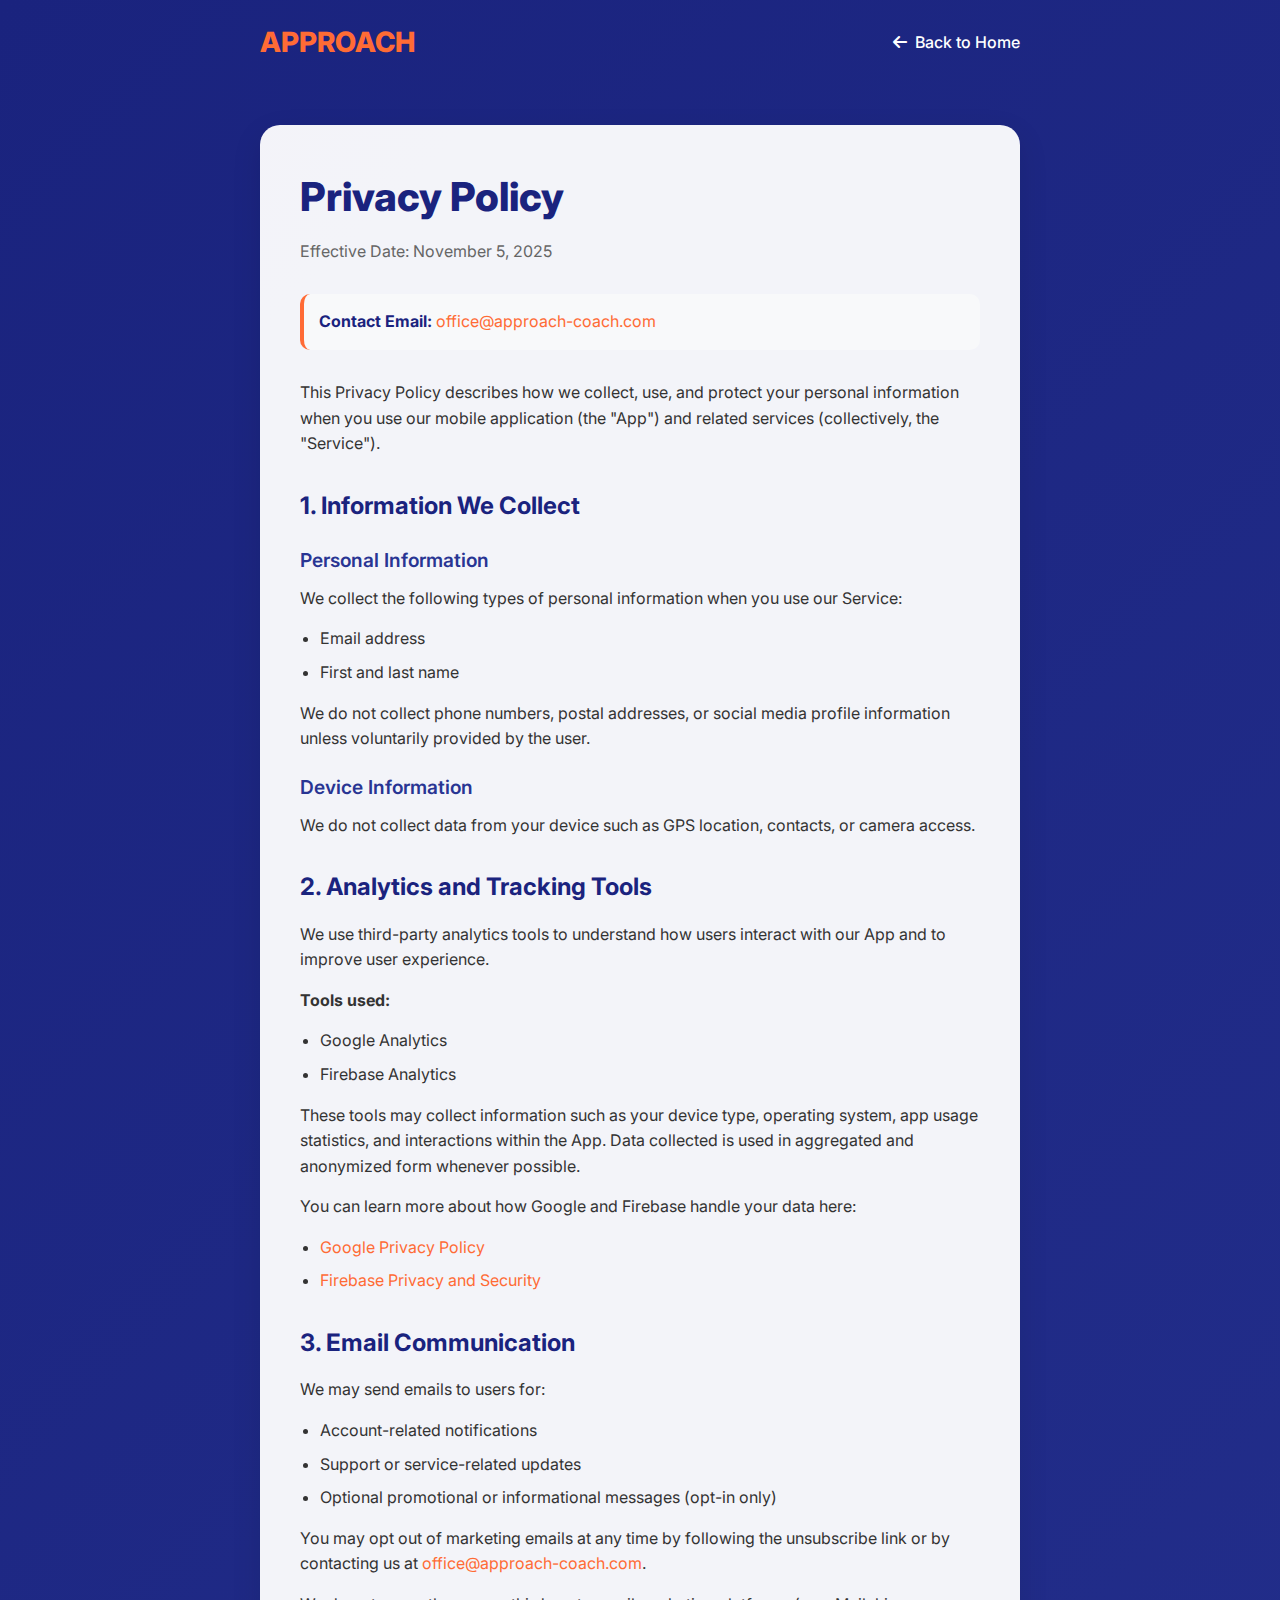
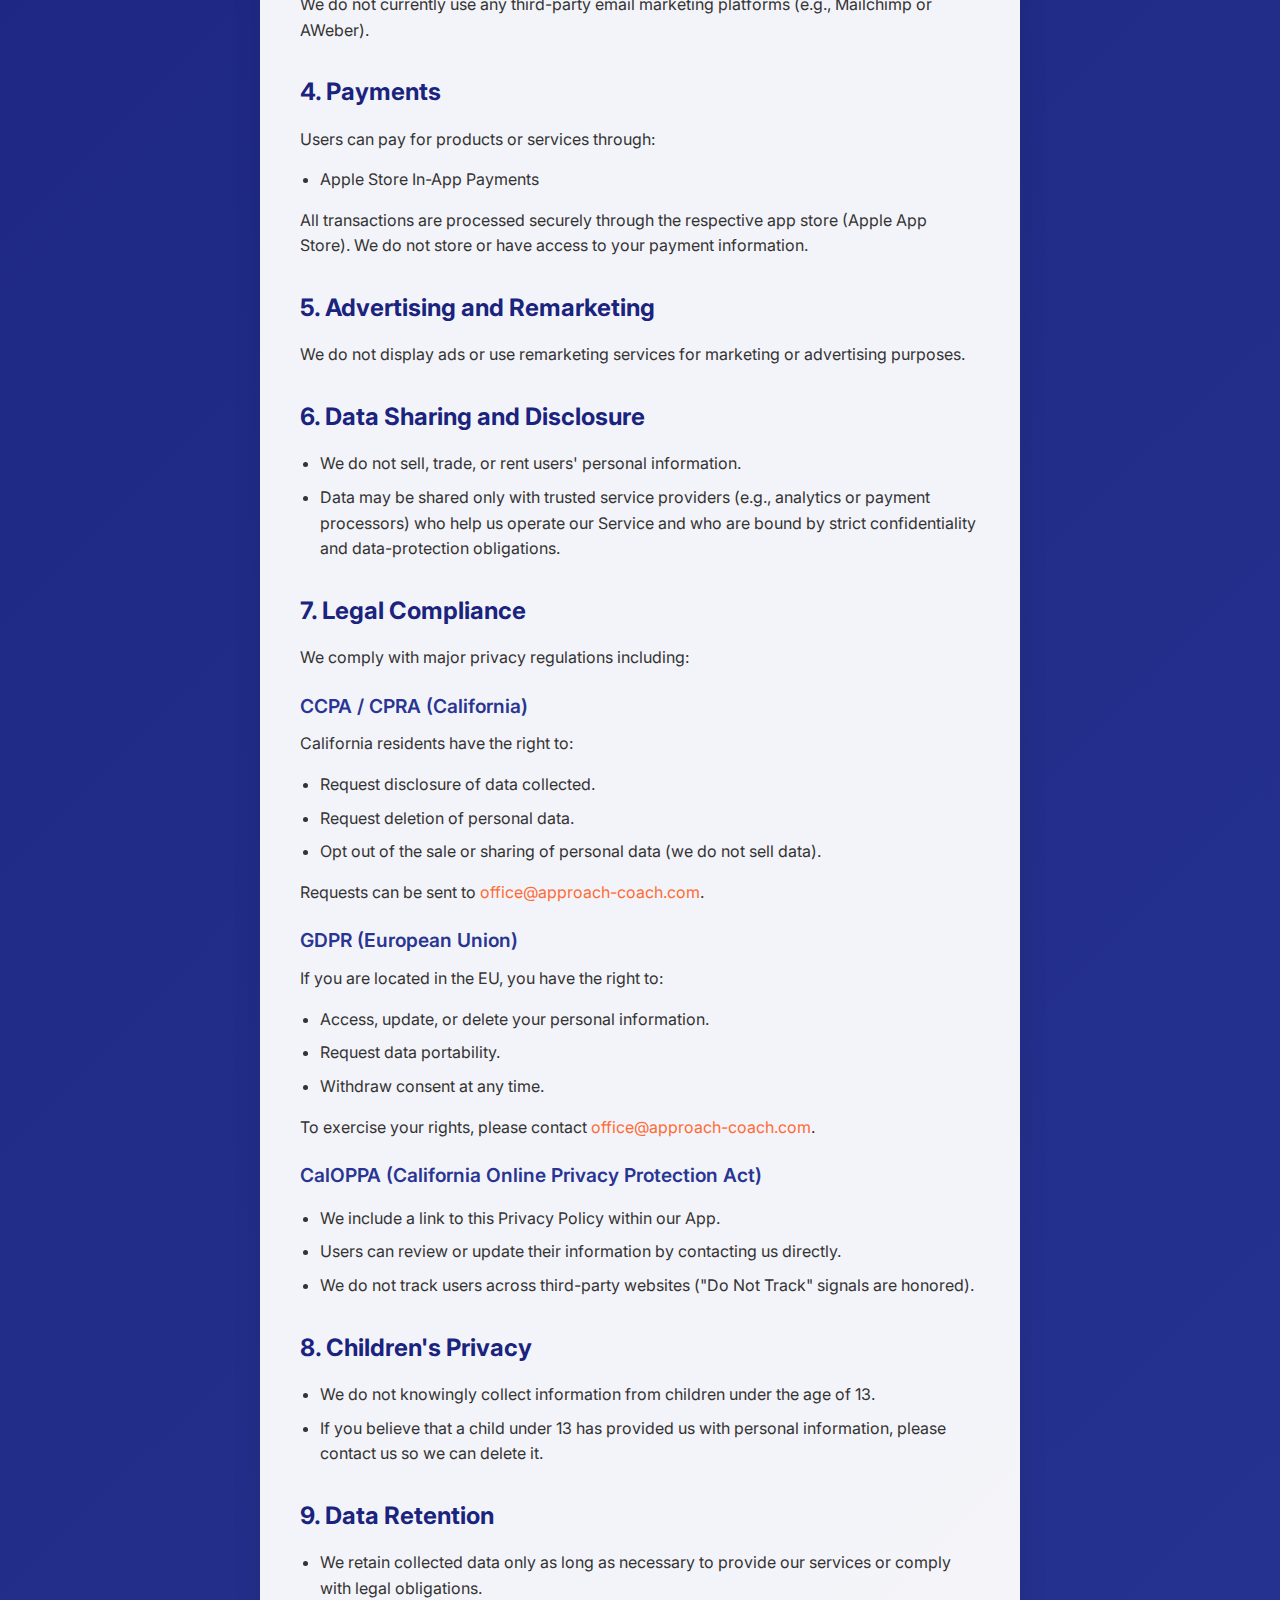
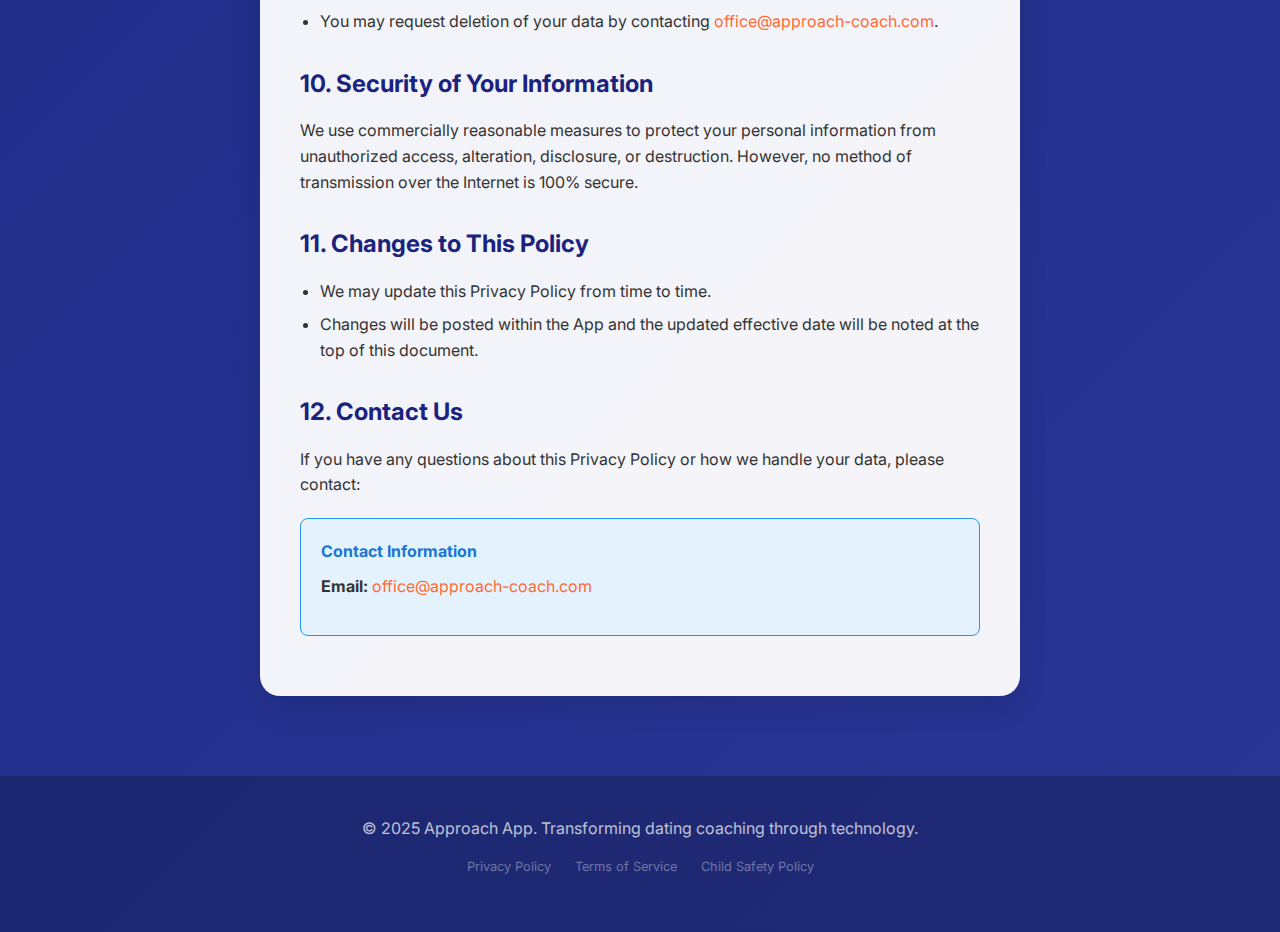
<file: privacy-policy.html>
<!DOCTYPE html>
<html lang="en">

<head>
    <meta charset="UTF-8">
    <meta name="viewport" content="width=device-width, initial-scale=1.0">
    <title>Privacy Policy - Approach Coach</title>
    <meta name="description"
        content="Privacy Policy for Approach Coach - Learn how we collect, use, and protect your personal information.">
    <meta name="robots" content="index,follow,max-image-preview:large,max-snippet:-1,max-video-preview:-1">

    <!-- Language alternates -->
    <link rel="alternate" hreflang="en" href="https://www.approach-coach.com/privacy-policy.html">
    <link rel="alternate" hreflang="he" href="https://www.approach-coach.com/he/privacy-policy.html">
    <link rel="alternate" hreflang="x-default" href="https://www.approach-coach.com/privacy-policy.html">

    <!-- Canonical URL -->
    <link rel="canonical" href="https://www.approach-coach.com/privacy-policy.html">

    <!-- Fonts -->
    <link href="https://fonts.googleapis.com/css2?family=Inter:wght@400;500;600;700;800&display=swap" rel="stylesheet">
    <link href="https://cdnjs.cloudflare.com/ajax/libs/font-awesome/6.4.0/css/all.min.css" rel="stylesheet">

    <style>
        * {
            margin: 0;
            padding: 0;
            box-sizing: border-box;
        }

        body {
            font-family: 'Inter', sans-serif;
            background: linear-gradient(135deg, #1a237e 0%, #283593 100%);
            color: white;
            line-height: 1.6;
            min-height: 100vh;
        }

        .container {
            max-width: 800px;
            margin: 0 auto;
            padding: 0 20px;
        }

        /* Header */
        .header {
            padding: 20px 0;
            position: relative;
            z-index: 100;
        }

        .nav {
            display: flex;
            justify-content: space-between;
            align-items: center;
        }

        .logo {
            font-size: 28px;
            font-weight: 800;
            color: #ff6b35;
            text-decoration: none;
        }

        .back-link {
            color: white;
            text-decoration: none;
            font-weight: 500;
            display: flex;
            align-items: center;
            gap: 8px;
            transition: color 0.3s ease;
        }

        .back-link:hover {
            color: #ff6b35;
        }

        /* Main Content */
        .main-content {
            padding: 40px 0 80px;
        }

        .privacy-content {
            background: rgba(255, 255, 255, 0.95);
            color: #333;
            padding: 40px;
            border-radius: 20px;
            box-shadow: 0 10px 30px rgba(0, 0, 0, 0.1);
        }

        h1 {
            font-size: 2.5rem;
            font-weight: 800;
            margin-bottom: 10px;
            color: #1a237e;
        }

        .effective-date {
            font-size: 1rem;
            color: #666;
            margin-bottom: 30px;
        }

        .contact-email {
            background: #f8f9fa;
            padding: 15px;
            border-radius: 10px;
            margin-bottom: 30px;
            border-left: 4px solid #ff6b35;
        }

        .contact-email strong {
            color: #1a237e;
        }

        h2 {
            font-size: 1.5rem;
            font-weight: 700;
            margin: 30px 0 15px 0;
            color: #1a237e;
        }

        h3 {
            font-size: 1.2rem;
            font-weight: 600;
            margin: 20px 0 10px 0;
            color: #283593;
        }

        p {
            margin-bottom: 15px;
        }

        ul {
            margin: 15px 0 15px 20px;
        }

        li {
            margin-bottom: 8px;
        }

        a {
            color: #ff6b35;
            text-decoration: none;
        }

        a:hover {
            text-decoration: underline;
        }

        .highlight-box {
            background: #e3f2fd;
            border: 1px solid #2196f3;
            border-radius: 8px;
            padding: 20px;
            margin: 20px 0;
        }

        .highlight-box h4 {
            color: #1976d2;
            margin-bottom: 10px;
        }

        /* Footer */
        .footer {
            padding: 40px 0;
            text-align: center;
            background: rgba(0, 0, 0, 0.2);
        }

        .footer p {
            opacity: 0.7;
        }

        /* Responsive Design */
        @media (max-width: 768px) {
            .container {
                padding: 0 15px;
            }

            .privacy-content {
                padding: 25px;
            }

            h1 {
                font-size: 2rem;
            }

            .nav {
                flex-direction: column;
                gap: 15px;
            }
        }
    </style>
</head>

<body>
    <!-- Header -->
    <header class="header">
        <div class="container">
            <nav class="nav">
                <a href="index.html" class="logo">APPROACH</a>
                <a href="index.html" class="back-link">
                    <i class="fas fa-arrow-left"></i>
                    Back to Home
                </a>
            </nav>
        </div>
    </header>

    <!-- Main Content -->
    <main class="main-content">
        <div class="container">
            <div class="privacy-content">
                <h1>Privacy Policy</h1>
                <p class="effective-date">Effective Date: November 5, 2025</p>

                <div class="contact-email">
                    <strong>Contact Email:</strong> <a href="mailto:office@approach-coach.com">office@approach-coach.com</a>
                </div>

                <p>This Privacy Policy describes how we collect, use, and protect your personal information when you use
                    our mobile application (the "App") and related services (collectively, the "Service").</p>

                <h2>1. Information We Collect</h2>

                <h3>Personal Information</h3>
                <p>We collect the following types of personal information when you use our Service:</p>
                <ul>
                    <li>Email address</li>
                    <li>First and last name</li>
                </ul>
                <p>We do not collect phone numbers, postal addresses, or social media profile information unless
                    voluntarily provided by the user.</p>

                <h3>Device Information</h3>
                <p>We do not collect data from your device such as GPS location, contacts, or camera access.</p>

                <h2>2. Analytics and Tracking Tools</h2>
                <p>We use third-party analytics tools to understand how users interact with our App and to improve user
                    experience.</p>

                <p><strong>Tools used:</strong></p>
                <ul>
                    <li>Google Analytics</li>
                    <li>Firebase Analytics</li>
                </ul>

                <p>These tools may collect information such as your device type, operating system, app usage statistics,
                    and interactions within the App. Data collected is used in aggregated and anonymized form whenever
                    possible.</p>

                <p>You can learn more about how Google and Firebase handle your data here:</p>
                <ul>
                    <li><a href="https://policies.google.com/privacy" target="_blank">Google Privacy Policy</a></li>
                    <li><a href="https://firebase.google.com/support/privacy" target="_blank">Firebase Privacy and
                            Security</a></li>
                </ul>

                <h2>3. Email Communication</h2>
                <p>We may send emails to users for:</p>
                <ul>
                    <li>Account-related notifications</li>
                    <li>Support or service-related updates</li>
                    <li>Optional promotional or informational messages (opt-in only)</li>
                </ul>

                <p>You may opt out of marketing emails at any time by following the unsubscribe link or by contacting us
                    at <a href="mailto:office@approach-coach.com">office@approach-coach.com</a>.</p>

                <p>We do not currently use any third-party email marketing platforms (e.g., Mailchimp or AWeber).</p>

                <h2>4. Payments</h2>
                <p>Users can pay for products or services through:</p>
                <ul>
                    <li>Apple Store In-App Payments</li>
                </ul>

                <p>All transactions are processed securely through the respective app store (Apple App Store). We do not
                    store or have access to your payment information.</p>

                <h2>5. Advertising and Remarketing</h2>
                <p>We do not display ads or use remarketing services for marketing or advertising purposes.</p>

                <h2>6. Data Sharing and Disclosure</h2>
                <ul>
                    <li>We do not sell, trade, or rent users' personal information.</li>
                    <li>Data may be shared only with trusted service providers (e.g., analytics or payment processors)
                        who help us operate our Service and who are bound by strict confidentiality and data-protection
                        obligations.</li>
                </ul>

                <h2>7. Legal Compliance</h2>
                <p>We comply with major privacy regulations including:</p>

                <h3>CCPA / CPRA (California)</h3>
                <p>California residents have the right to:</p>
                <ul>
                    <li>Request disclosure of data collected.</li>
                    <li>Request deletion of personal data.</li>
                    <li>Opt out of the sale or sharing of personal data (we do not sell data).</li>
                </ul>
                <p>Requests can be sent to <a href="mailto:office@approach-coach.com">office@approach-coach.com</a>.</p>

                <h3>GDPR (European Union)</h3>
                <p>If you are located in the EU, you have the right to:</p>
                <ul>
                    <li>Access, update, or delete your personal information.</li>
                    <li>Request data portability.</li>
                    <li>Withdraw consent at any time.</li>
                </ul>
                <p>To exercise your rights, please contact <a
                        href="mailto:office@approach-coach.com">office@approach-coach.com</a>.</p>

                <h3>CalOPPA (California Online Privacy Protection Act)</h3>
                <ul>
                    <li>We include a link to this Privacy Policy within our App.</li>
                    <li>Users can review or update their information by contacting us directly.</li>
                    <li>We do not track users across third-party websites ("Do Not Track" signals are honored).</li>
                </ul>

                <h2>8. Children's Privacy</h2>
                <ul>
                    <li>We do not knowingly collect information from children under the age of 13.</li>
                    <li>If you believe that a child under 13 has provided us with personal information, please contact
                        us so we can delete it.</li>
                </ul>

                <h2>9. Data Retention</h2>
                <ul>
                    <li>We retain collected data only as long as necessary to provide our services or comply with legal
                        obligations.</li>
                    <li>You may request deletion of your data by contacting <a
                            href="mailto:office@approach-coach.com">office@approach-coach.com</a>.</li>
                </ul>

                <h2>10. Security of Your Information</h2>
                <p>We use commercially reasonable measures to protect your personal information from unauthorized
                    access, alteration, disclosure, or destruction. However, no method of transmission over the Internet
                    is 100% secure.</p>

                <h2>11. Changes to This Policy</h2>
                <ul>
                    <li>We may update this Privacy Policy from time to time.</li>
                    <li>Changes will be posted within the App and the updated effective date will be noted at the top of
                        this document.</li>
                </ul>

                <h2>12. Contact Us</h2>
                <p>If you have any questions about this Privacy Policy or how we handle your data, please contact:</p>

                <div class="highlight-box">
                    <h4>Contact Information</h4>
                    <p><strong>Email:</strong> <a href="mailto:office@approach-coach.com">office@approach-coach.com</a></p>
                </div>
            </div>
        </div>
    </main>

    <!-- Footer -->
    <footer class="footer">
        <div class="container">
            <p>&copy; 2025 Approach App. Transforming dating coaching through technology.</p>
            <p style="margin-top: 10px; font-size: 0.8rem; opacity: 0.6;">
                <a href="privacy-policy.html"
                    style="color: rgba(255, 255, 255, 0.6); text-decoration: none; margin-right: 20px;">Privacy
                    Policy</a>
                <a href="terms-of-service.html"
                    style="color: rgba(255, 255, 255, 0.6); text-decoration: none; margin-right: 20px;">Terms of
                    Service</a>
                <a href="child-safety-policy.html" style="color: rgba(255, 255, 255, 0.6); text-decoration: none;">Child
                    Safety Policy</a>
            </p>
        </div>
    </footer>
</body>

</html>
</file>
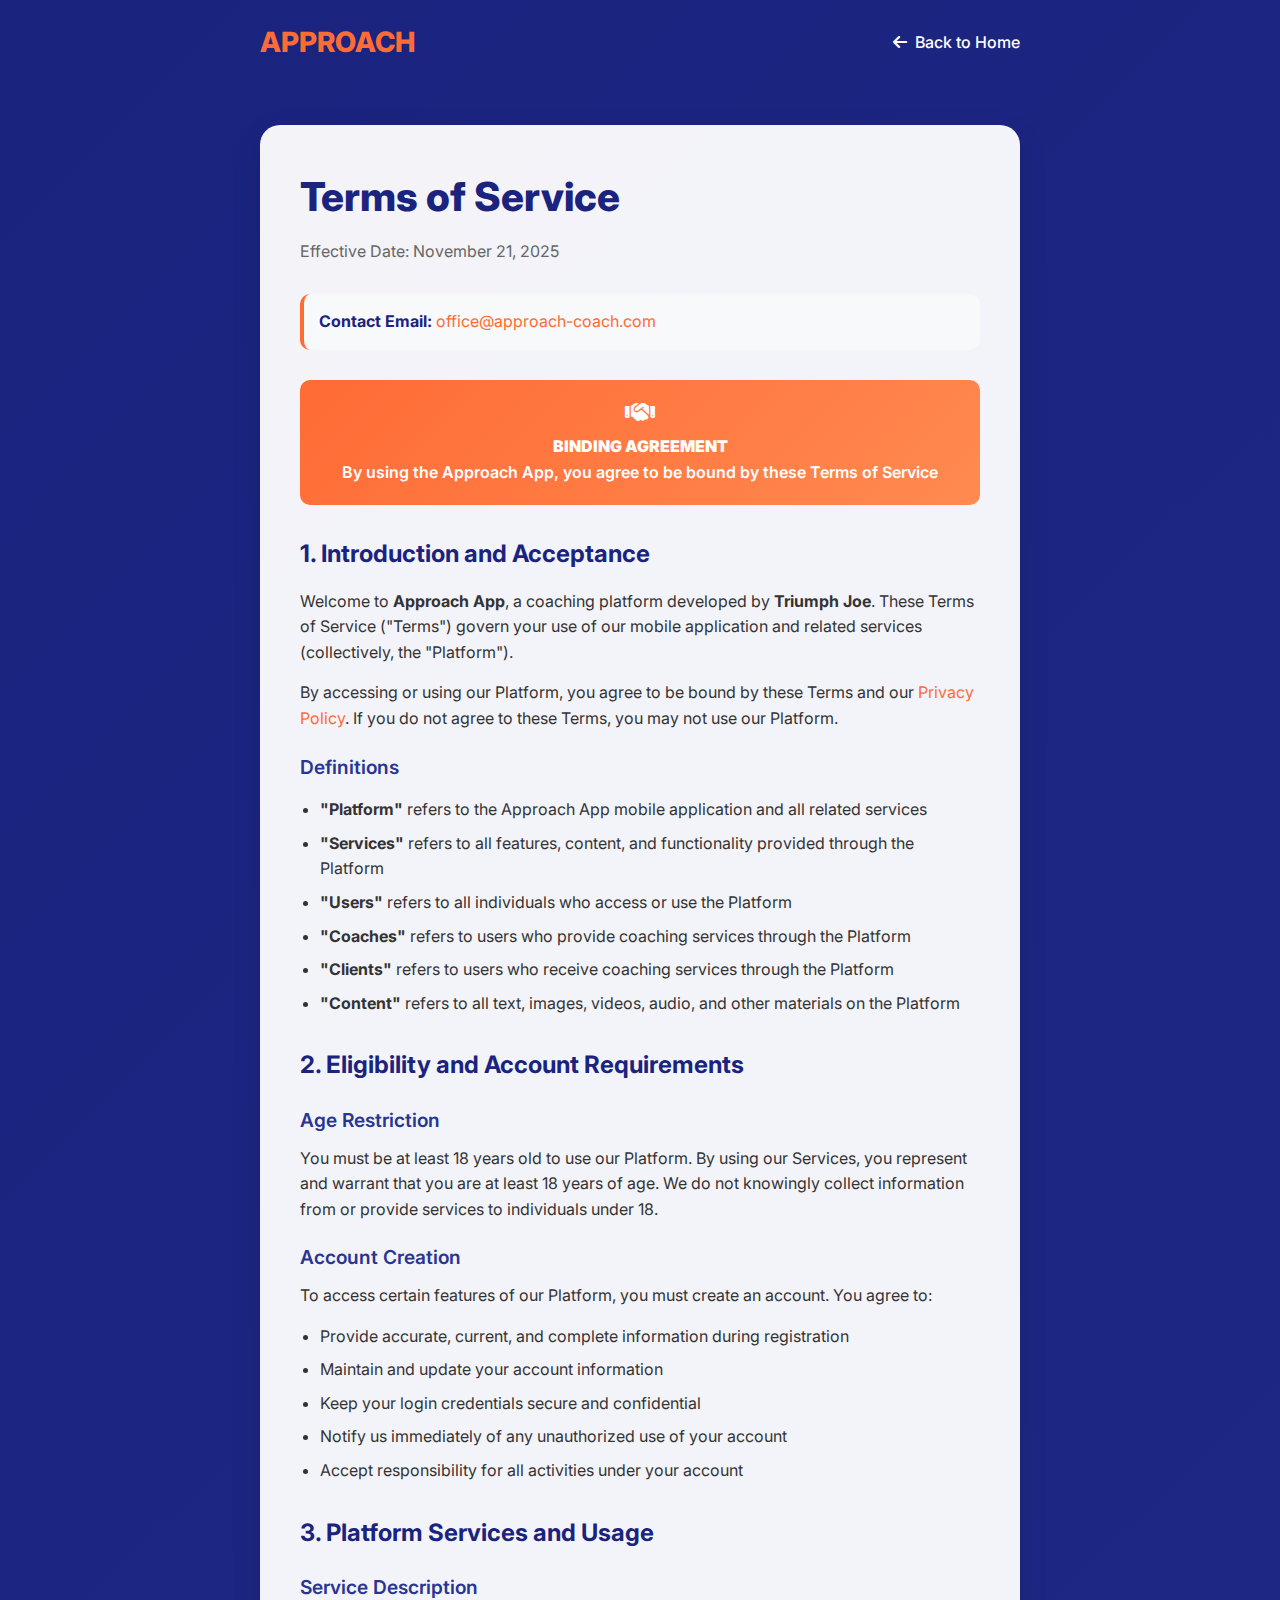
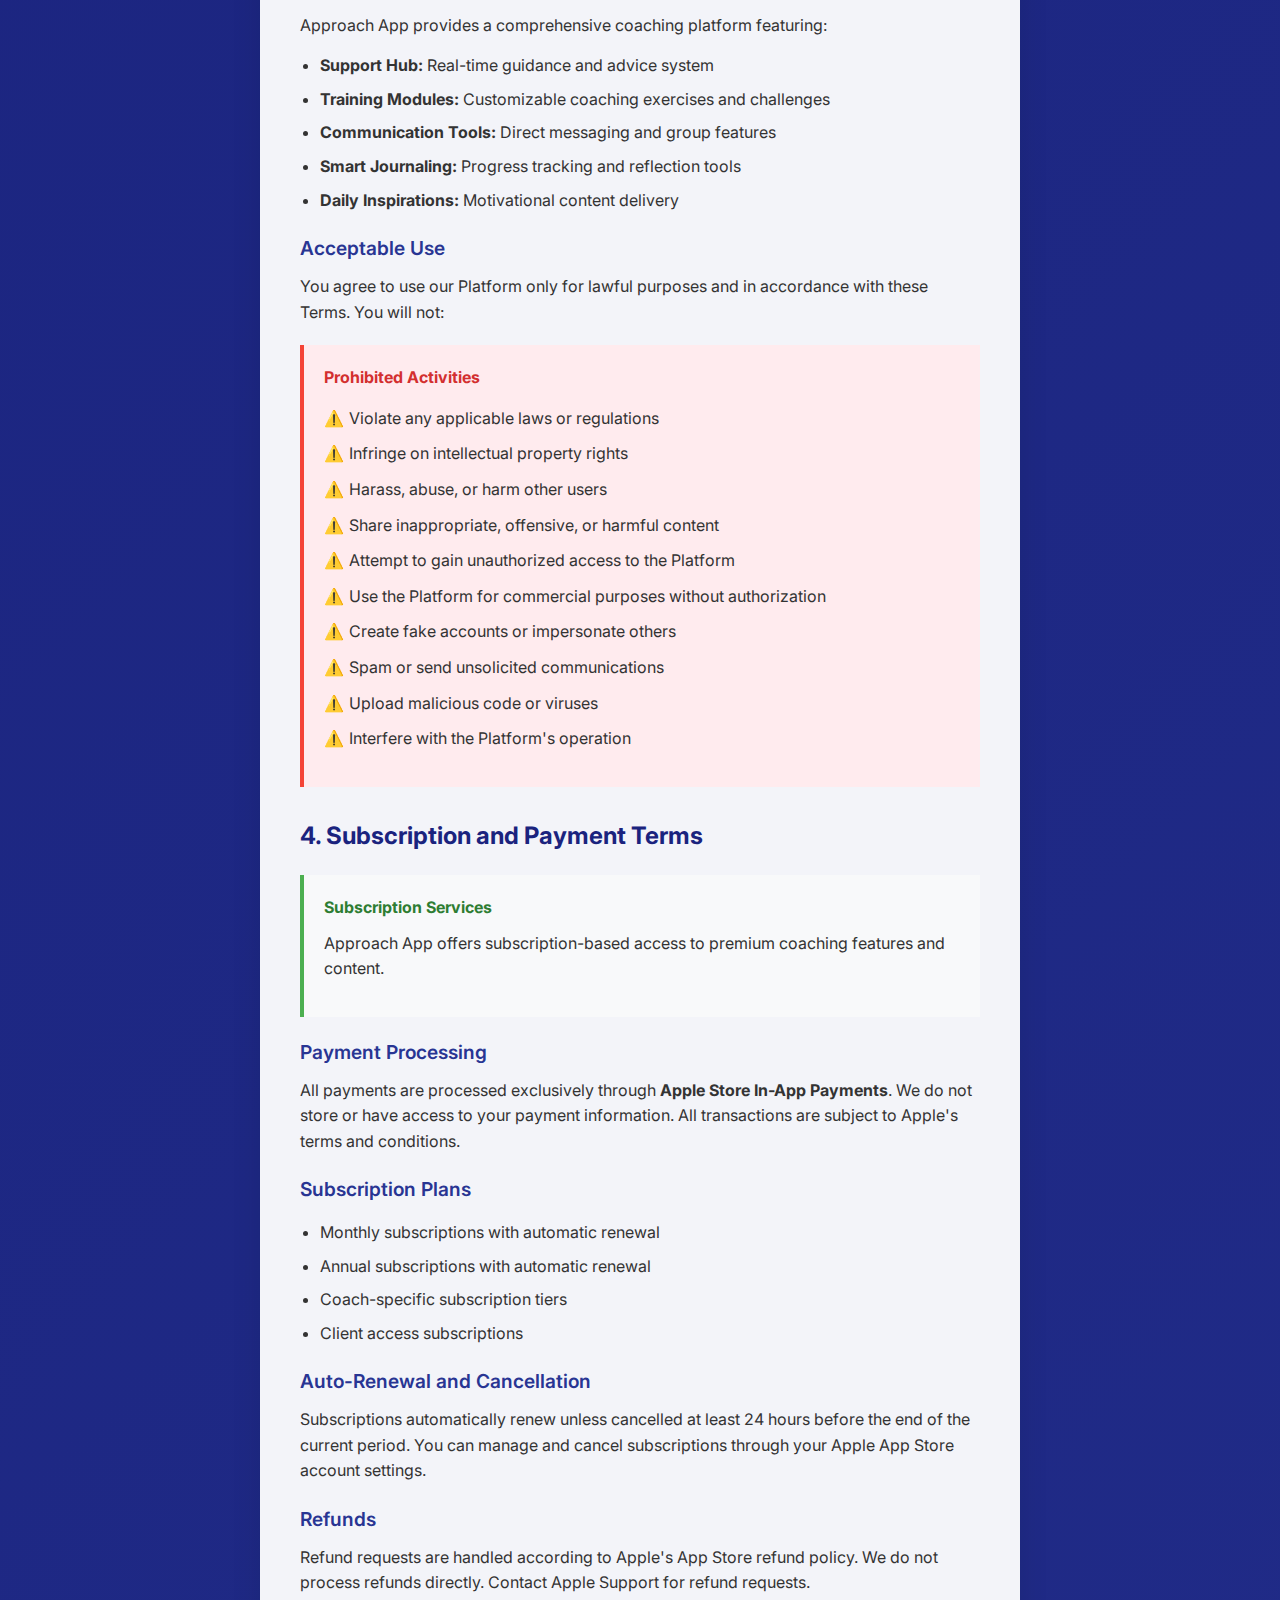
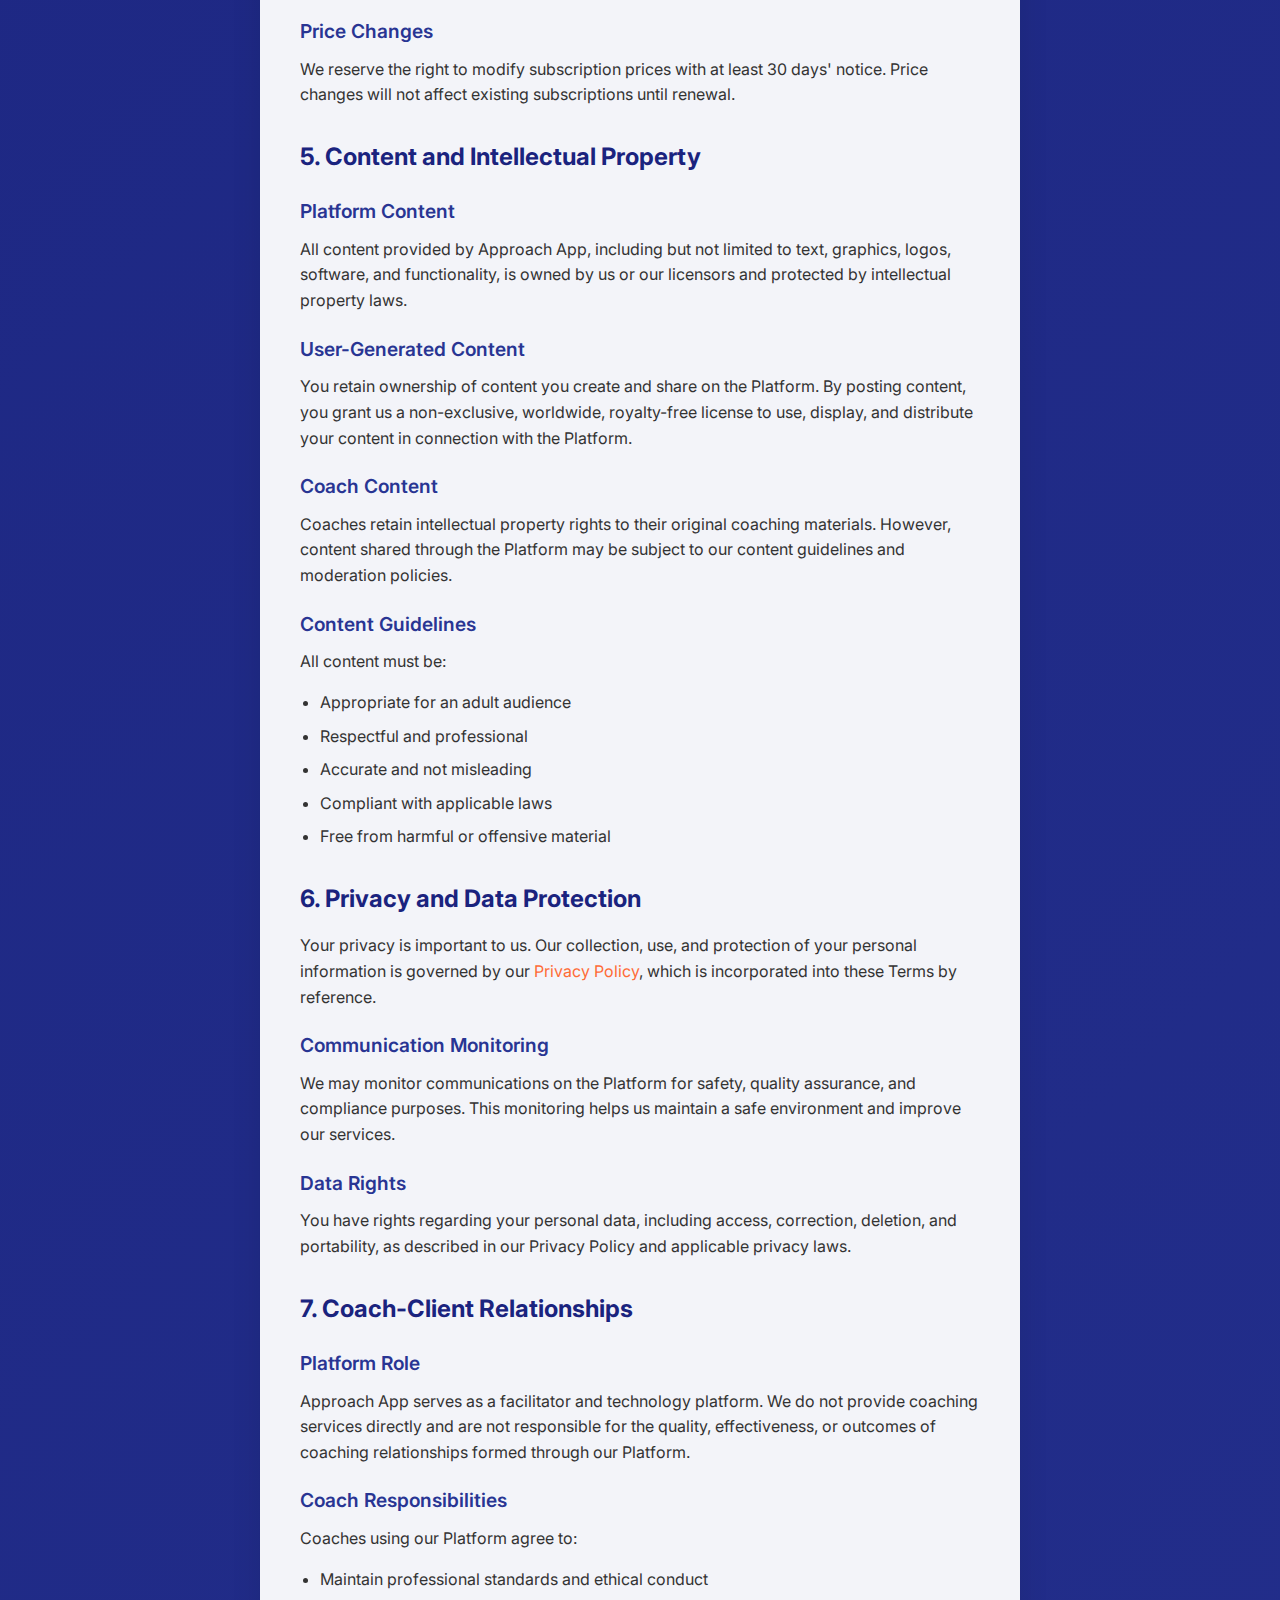
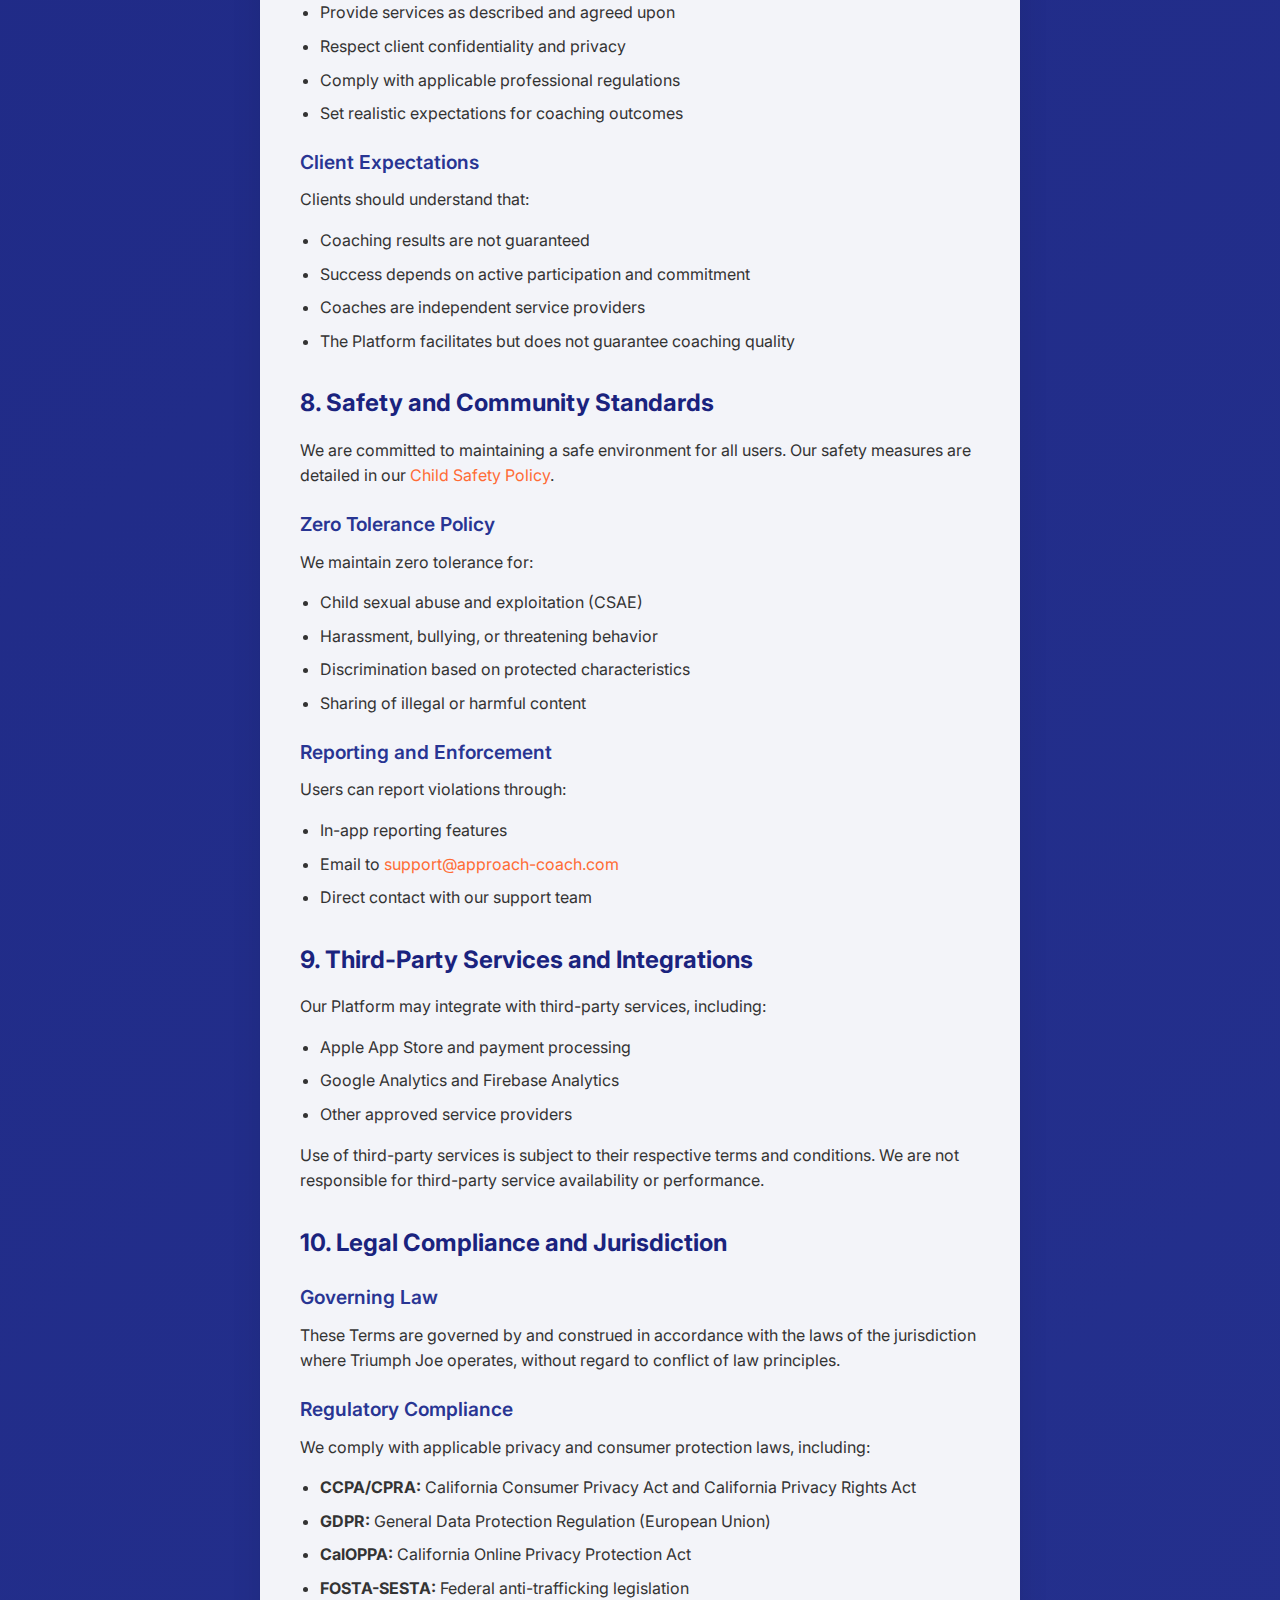
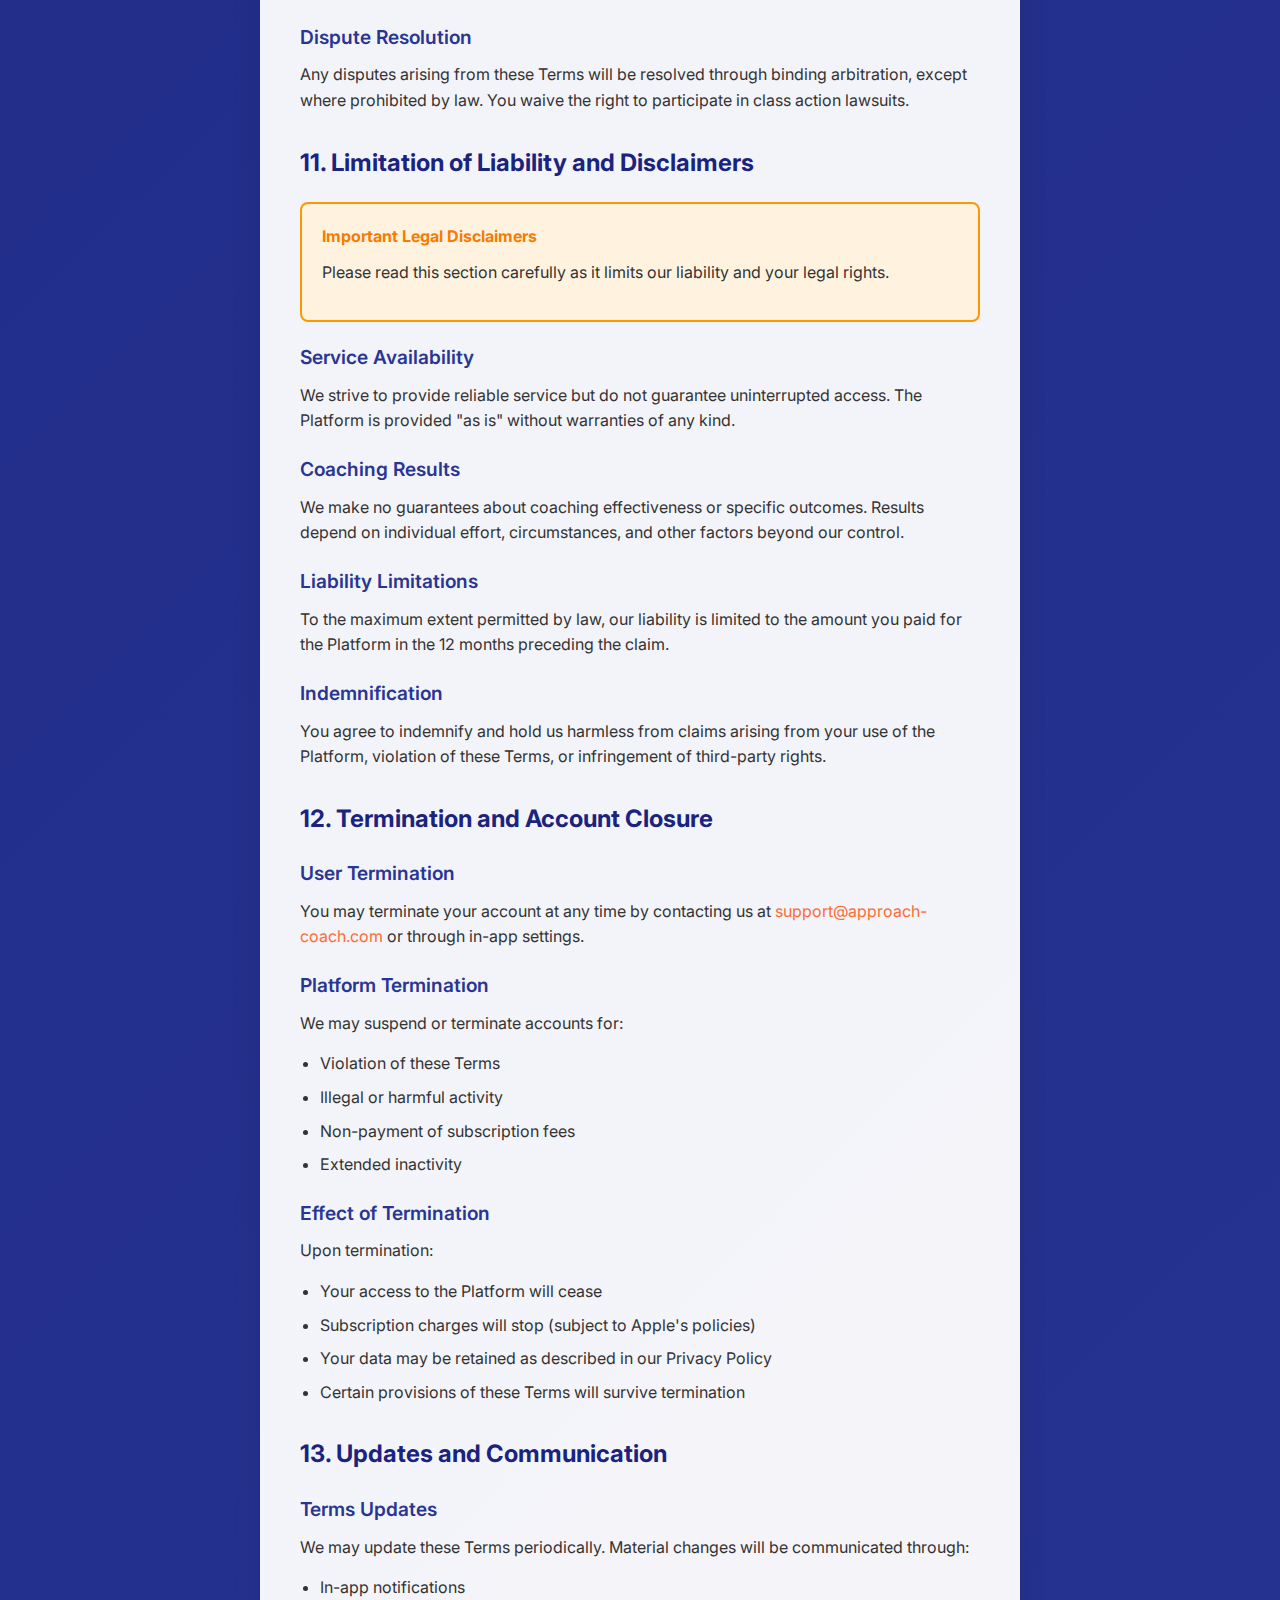
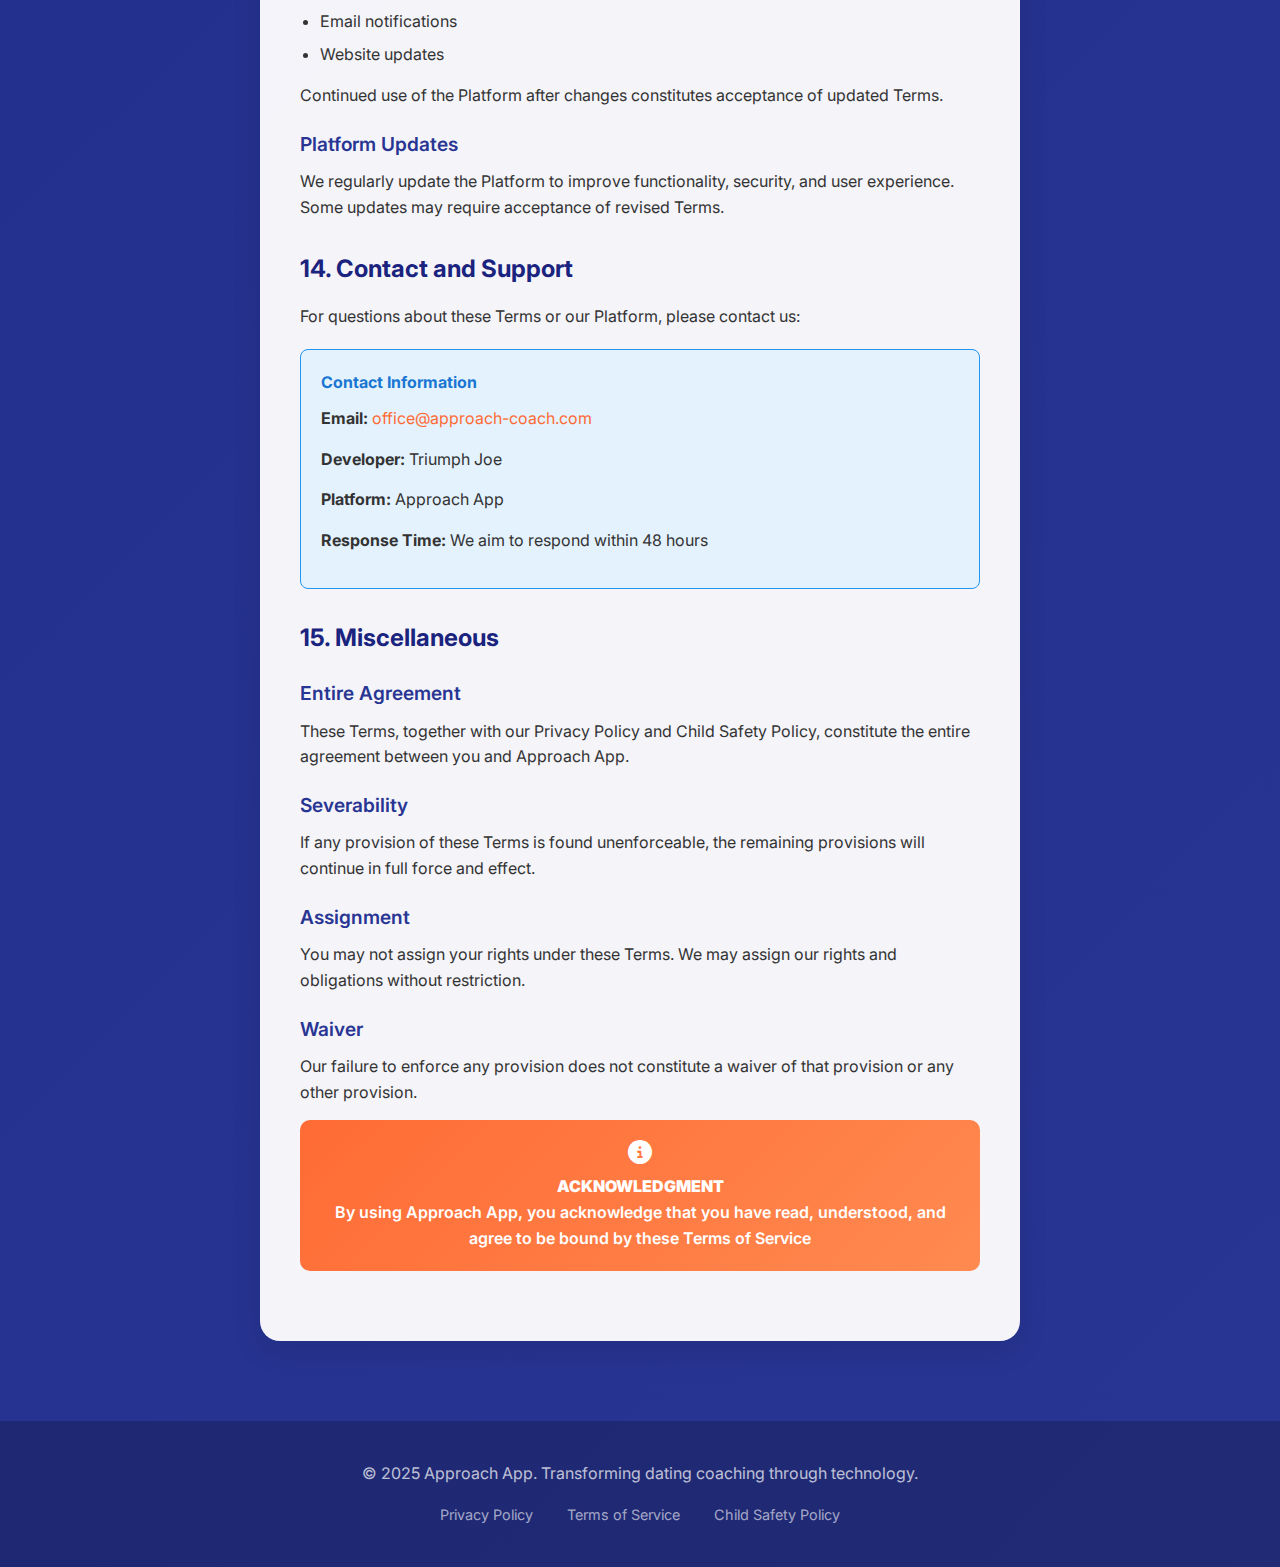
<file: terms-of-service.html>
<!DOCTYPE html>
<html lang="en">

<head>
    <meta charset="UTF-8">
    <meta name="viewport" content="width=device-width, initial-scale=1.0">
    <title>Terms of Service - Approach Coach</title>
    <meta name="description"
        content="Terms of Service for Approach Coach - Comprehensive terms covering platform usage, subscriptions, coaching services, and legal compliance.">
    <meta name="robots" content="index,follow,max-image-preview:large,max-snippet:-1,max-video-preview:-1">

    <!-- Language alternates -->
    <link rel="alternate" hreflang="en" href="https://www.approach-coach.com/terms-of-service.html">
    <link rel="alternate" hreflang="he" href="https://www.approach-coach.com/he/terms-of-service.html">
    <link rel="alternate" hreflang="x-default" href="https://www.approach-coach.com/terms-of-service.html">

    <!-- Canonical URL -->
    <link rel="canonical" href="https://www.approach-coach.com/terms-of-service.html">

    <!-- Fonts -->
    <link href="https://fonts.googleapis.com/css2?family=Inter:wght@400;500;600;700;800&display=swap" rel="stylesheet">
    <link href="https://cdnjs.cloudflare.com/ajax/libs/font-awesome/6.4.0/css/all.min.css" rel="stylesheet">

    <style>
        * {
            margin: 0;
            padding: 0;
            box-sizing: border-box;
        }

        body {
            font-family: 'Inter', sans-serif;
            background: linear-gradient(135deg, #1a237e 0%, #283593 100%);
            color: white;
            line-height: 1.6;
            min-height: 100vh;
        }

        .container {
            max-width: 800px;
            margin: 0 auto;
            padding: 0 20px;
        }

        /* Header */
        .header {
            padding: 20px 0;
            position: relative;
            z-index: 100;
        }

        .nav {
            display: flex;
            justify-content: space-between;
            align-items: center;
        }

        .logo {
            font-size: 28px;
            font-weight: 800;
            color: #ff6b35;
            text-decoration: none;
        }

        .back-link {
            color: white;
            text-decoration: none;
            font-weight: 500;
            display: flex;
            align-items: center;
            gap: 8px;
            transition: color 0.3s ease;
        }

        .back-link:hover {
            color: #ff6b35;
        }

        /* Main Content */
        .main-content {
            padding: 40px 0 80px;
        }

        .terms-content {
            background: rgba(255, 255, 255, 0.95);
            color: #333;
            padding: 40px;
            border-radius: 20px;
            box-shadow: 0 10px 30px rgba(0, 0, 0, 0.1);
        }

        h1 {
            font-size: 2.5rem;
            font-weight: 800;
            margin-bottom: 10px;
            color: #1a237e;
        }

        .effective-date {
            font-size: 1rem;
            color: #666;
            margin-bottom: 30px;
        }

        .contact-email {
            background: #f8f9fa;
            padding: 15px;
            border-radius: 10px;
            margin-bottom: 30px;
            border-left: 4px solid #ff6b35;
        }

        .contact-email strong {
            color: #1a237e;
        }

        .important-notice {
            background: linear-gradient(135deg, #ff6b35 0%, #ff8a50 100%);
            color: white;
            padding: 20px;
            border-radius: 10px;
            margin-bottom: 30px;
            text-align: center;
            font-weight: 600;
        }

        .important-notice i {
            font-size: 1.5rem;
            margin-bottom: 10px;
            display: block;
        }

        h2 {
            font-size: 1.5rem;
            font-weight: 700;
            margin: 30px 0 15px 0;
            color: #1a237e;
        }

        h3 {
            font-size: 1.2rem;
            font-weight: 600;
            margin: 20px 0 10px 0;
            color: #283593;
        }

        p {
            margin-bottom: 15px;
        }

        ul {
            margin: 15px 0 15px 20px;
        }

        li {
            margin-bottom: 8px;
        }

        a {
            color: #ff6b35;
            text-decoration: none;
        }

        a:hover {
            text-decoration: underline;
        }

        .highlight-box {
            background: #e3f2fd;
            border: 1px solid #2196f3;
            border-radius: 8px;
            padding: 20px;
            margin: 20px 0;
        }

        .highlight-box h4 {
            color: #1976d2;
            margin-bottom: 10px;
        }

        .warning-box {
            background: #fff3e0;
            border: 2px solid #ff9800;
            border-radius: 8px;
            padding: 20px;
            margin: 20px 0;
        }

        .warning-box h4 {
            color: #f57c00;
            margin-bottom: 10px;
        }

        .subscription-info {
            background: #f8f9fa;
            border-left: 4px solid #4caf50;
            padding: 20px;
            margin: 20px 0;
        }

        .subscription-info h4 {
            color: #2e7d32;
            margin-bottom: 10px;
        }

        .prohibited-list {
            background: #ffebee;
            border-left: 4px solid #f44336;
            padding: 20px;
            margin: 20px 0;
        }

        .prohibited-list h4 {
            color: #d32f2f;
            margin-bottom: 15px;
        }

        .prohibited-list ul {
            margin-left: 0;
            list-style: none;
        }

        .prohibited-list li {
            position: relative;
            padding-left: 25px;
            margin-bottom: 10px;
        }

        .prohibited-list li::before {
            content: "⚠️";
            position: absolute;
            left: 0;
            top: 0;
        }

        /* Footer */
        .footer {
            padding: 40px 0;
            text-align: center;
            background: rgba(0, 0, 0, 0.2);
        }

        .footer p {
            opacity: 0.7;
        }

        .footer-links {
            margin-top: 15px;
        }

        .footer-links a {
            color: rgba(255, 255, 255, 0.6);
            text-decoration: none;
            margin: 0 15px;
            font-size: 0.9rem;
        }

        .footer-links a:hover {
            color: #ff6b35;
            text-decoration: underline;
        }

        /* Responsive Design */
        @media (max-width: 768px) {
            .container {
                padding: 0 15px;
            }

            .terms-content {
                padding: 25px;
            }

            h1 {
                font-size: 2rem;
            }

            .nav {
                flex-direction: column;
                gap: 15px;
            }

            .footer-links a {
                display: block;
                margin: 5px 0;
            }
        }
    </style>
</head>

<body>
    <!-- Header -->
    <header class="header">
        <div class="container">
            <nav class="nav">
                <a href="index.html" class="logo">APPROACH</a>
                <a href="index.html" class="back-link">
                    <i class="fas fa-arrow-left"></i>
                    Back to Home
                </a>
            </nav>
        </div>
    </header>

    <!-- Main Content -->
    <main class="main-content">
        <div class="container">
            <div class="terms-content">
                <h1>Terms of Service</h1>
                <p class="effective-date">Effective Date: November 21, 2025</p>

                <div class="contact-email">
                    <strong>Contact Email:</strong> <a href="mailto:office@approach-coach.com">office@approach-coach.com</a>
                </div>

                <div class="important-notice">
                    <i class="fas fa-handshake"></i>
                    <strong>BINDING AGREEMENT</strong><br>
                    By using the Approach App, you agree to be bound by these Terms of Service
                </div>

                <h2>1. Introduction and Acceptance</h2>
                <p>Welcome to <strong>Approach App</strong>, a coaching platform developed by <strong>Triumph
                        Joe</strong>. These Terms of Service ("Terms") govern your use of our mobile application and
                    related services (collectively, the "Platform").</p>

                <p>By accessing or using our Platform, you agree to be bound by these Terms and our <a
                        href="privacy-policy.html">Privacy Policy</a>. If you do not agree to these Terms, you may not
                    use our Platform.</p>

                <h3>Definitions</h3>
                <ul>
                    <li><strong>"Platform"</strong> refers to the Approach App mobile application and all related
                        services</li>
                    <li><strong>"Services"</strong> refers to all features, content, and functionality provided through
                        the Platform</li>
                    <li><strong>"Users"</strong> refers to all individuals who access or use the Platform</li>
                    <li><strong>"Coaches"</strong> refers to users who provide coaching services through the Platform
                    </li>
                    <li><strong>"Clients"</strong> refers to users who receive coaching services through the Platform
                    </li>
                    <li><strong>"Content"</strong> refers to all text, images, videos, audio, and other materials on the
                        Platform</li>
                </ul>

                <h2>2. Eligibility and Account Requirements</h2>

                <h3>Age Restriction</h3>
                <p>You must be at least 18 years old to use our Platform. By using our Services, you represent and
                    warrant that you are at least 18 years of age. We do not knowingly collect information from or
                    provide services to individuals under 18.</p>

                <h3>Account Creation</h3>
                <p>To access certain features of our Platform, you must create an account. You agree to:</p>
                <ul>
                    <li>Provide accurate, current, and complete information during registration</li>
                    <li>Maintain and update your account information</li>
                    <li>Keep your login credentials secure and confidential</li>
                    <li>Notify us immediately of any unauthorized use of your account</li>
                    <li>Accept responsibility for all activities under your account</li>
                </ul>

                <h2>3. Platform Services and Usage</h2>

                <h3>Service Description</h3>
                <p>Approach App provides a comprehensive coaching platform featuring:</p>
                <ul>
                    <li><strong>Support Hub:</strong> Real-time guidance and advice system</li>
                    <li><strong>Training Modules:</strong> Customizable coaching exercises and challenges</li>
                    <li><strong>Communication Tools:</strong> Direct messaging and group features</li>
                    <li><strong>Smart Journaling:</strong> Progress tracking and reflection tools</li>
                    <li><strong>Daily Inspirations:</strong> Motivational content delivery</li>
                </ul>

                <h3>Acceptable Use</h3>
                <p>You agree to use our Platform only for lawful purposes and in accordance with these Terms. You will
                    not:</p>

                <div class="prohibited-list">
                    <h4>Prohibited Activities</h4>
                    <ul>
                        <li>Violate any applicable laws or regulations</li>
                        <li>Infringe on intellectual property rights</li>
                        <li>Harass, abuse, or harm other users</li>
                        <li>Share inappropriate, offensive, or harmful content</li>
                        <li>Attempt to gain unauthorized access to the Platform</li>
                        <li>Use the Platform for commercial purposes without authorization</li>
                        <li>Create fake accounts or impersonate others</li>
                        <li>Spam or send unsolicited communications</li>
                        <li>Upload malicious code or viruses</li>
                        <li>Interfere with the Platform's operation</li>
                    </ul>
                </div>

                <h2>4. Subscription and Payment Terms</h2>

                <div class="subscription-info">
                    <h4>Subscription Services</h4>
                    <p>Approach App offers subscription-based access to premium coaching features and content.</p>
                </div>

                <h3>Payment Processing</h3>
                <p>All payments are processed exclusively through <strong>Apple Store In-App Payments</strong>. We do
                    not store or have access to your payment information. All transactions are subject to Apple's terms
                    and conditions.</p>

                <h3>Subscription Plans</h3>
                <ul>
                    <li>Monthly subscriptions with automatic renewal</li>
                    <li>Annual subscriptions with automatic renewal</li>
                    <li>Coach-specific subscription tiers</li>
                    <li>Client access subscriptions</li>
                </ul>

                <h3>Auto-Renewal and Cancellation</h3>
                <p>Subscriptions automatically renew unless cancelled at least 24 hours before the end of the current
                    period. You can manage and cancel subscriptions through your Apple App Store account settings.</p>

                <h3>Refunds</h3>
                <p>Refund requests are handled according to Apple's App Store refund policy. We do not process refunds
                    directly. Contact Apple Support for refund requests.</p>

                <h3>Price Changes</h3>
                <p>We reserve the right to modify subscription prices with at least 30 days' notice. Price changes will
                    not affect existing subscriptions until renewal.</p>

                <h2>5. Content and Intellectual Property</h2>

                <h3>Platform Content</h3>
                <p>All content provided by Approach App, including but not limited to text, graphics, logos, software,
                    and functionality, is owned by us or our licensors and protected by intellectual property laws.</p>

                <h3>User-Generated Content</h3>
                <p>You retain ownership of content you create and share on the Platform. By posting content, you grant
                    us a non-exclusive, worldwide, royalty-free license to use, display, and distribute your content in
                    connection with the Platform.</p>

                <h3>Coach Content</h3>
                <p>Coaches retain intellectual property rights to their original coaching materials. However, content
                    shared through the Platform may be subject to our content guidelines and moderation policies.</p>

                <h3>Content Guidelines</h3>
                <p>All content must be:</p>
                <ul>
                    <li>Appropriate for an adult audience</li>
                    <li>Respectful and professional</li>
                    <li>Accurate and not misleading</li>
                    <li>Compliant with applicable laws</li>
                    <li>Free from harmful or offensive material</li>
                </ul>

                <h2>6. Privacy and Data Protection</h2>
                <p>Your privacy is important to us. Our collection, use, and protection of your personal information is
                    governed by our <a href="privacy-policy.html">Privacy Policy</a>, which is incorporated into these
                    Terms by reference.</p>

                <h3>Communication Monitoring</h3>
                <p>We may monitor communications on the Platform for safety, quality assurance, and compliance purposes.
                    This monitoring helps us maintain a safe environment and improve our services.</p>

                <h3>Data Rights</h3>
                <p>You have rights regarding your personal data, including access, correction, deletion, and
                    portability, as described in our Privacy Policy and applicable privacy laws.</p>

                <h2>7. Coach-Client Relationships</h2>

                <h3>Platform Role</h3>
                <p>Approach App serves as a facilitator and technology platform. We do not provide coaching services
                    directly and are not responsible for the quality, effectiveness, or outcomes of coaching
                    relationships formed through our Platform.</p>

                <h3>Coach Responsibilities</h3>
                <p>Coaches using our Platform agree to:</p>
                <ul>
                    <li>Maintain professional standards and ethical conduct</li>
                    <li>Provide services as described and agreed upon</li>
                    <li>Respect client confidentiality and privacy</li>
                    <li>Comply with applicable professional regulations</li>
                    <li>Set realistic expectations for coaching outcomes</li>
                </ul>

                <h3>Client Expectations</h3>
                <p>Clients should understand that:</p>
                <ul>
                    <li>Coaching results are not guaranteed</li>
                    <li>Success depends on active participation and commitment</li>
                    <li>Coaches are independent service providers</li>
                    <li>The Platform facilitates but does not guarantee coaching quality</li>
                </ul>

                <h2>8. Safety and Community Standards</h2>
                <p>We are committed to maintaining a safe environment for all users. Our safety measures are detailed in
                    our <a href="child-safety-policy.html">Child Safety Policy</a>.</p>

                <h3>Zero Tolerance Policy</h3>
                <p>We maintain zero tolerance for:</p>
                <ul>
                    <li>Child sexual abuse and exploitation (CSAE)</li>
                    <li>Harassment, bullying, or threatening behavior</li>
                    <li>Discrimination based on protected characteristics</li>
                    <li>Sharing of illegal or harmful content</li>
                </ul>

                <h3>Reporting and Enforcement</h3>
                <p>Users can report violations through:</p>
                <ul>
                    <li>In-app reporting features</li>
                    <li>Email to <a href="mailto:support@approach-coach.com">support@approach-coach.com</a></li>
                    <li>Direct contact with our support team</li>
                </ul>

                <h2>9. Third-Party Services and Integrations</h2>
                <p>Our Platform may integrate with third-party services, including:</p>
                <ul>
                    <li>Apple App Store and payment processing</li>
                    <li>Google Analytics and Firebase Analytics</li>
                    <li>Other approved service providers</li>
                </ul>

                <p>Use of third-party services is subject to their respective terms and conditions. We are not
                    responsible for third-party service availability or performance.</p>

                <h2>10. Legal Compliance and Jurisdiction</h2>

                <h3>Governing Law</h3>
                <p>These Terms are governed by and construed in accordance with the laws of the jurisdiction where
                    Triumph Joe operates, without regard to conflict of law principles.</p>

                <h3>Regulatory Compliance</h3>
                <p>We comply with applicable privacy and consumer protection laws, including:</p>
                <ul>
                    <li><strong>CCPA/CPRA:</strong> California Consumer Privacy Act and California Privacy Rights Act
                    </li>
                    <li><strong>GDPR:</strong> General Data Protection Regulation (European Union)</li>
                    <li><strong>CalOPPA:</strong> California Online Privacy Protection Act</li>
                    <li><strong>FOSTA-SESTA:</strong> Federal anti-trafficking legislation</li>
                </ul>

                <h3>Dispute Resolution</h3>
                <p>Any disputes arising from these Terms will be resolved through binding arbitration, except where
                    prohibited by law. You waive the right to participate in class action lawsuits.</p>

                <h2>11. Limitation of Liability and Disclaimers</h2>

                <div class="warning-box">
                    <h4>Important Legal Disclaimers</h4>
                    <p>Please read this section carefully as it limits our liability and your legal rights.</p>
                </div>

                <h3>Service Availability</h3>
                <p>We strive to provide reliable service but do not guarantee uninterrupted access. The Platform is
                    provided "as is" without warranties of any kind.</p>

                <h3>Coaching Results</h3>
                <p>We make no guarantees about coaching effectiveness or specific outcomes. Results depend on individual
                    effort, circumstances, and other factors beyond our control.</p>

                <h3>Liability Limitations</h3>
                <p>To the maximum extent permitted by law, our liability is limited to the amount you paid for the
                    Platform in the 12 months preceding the claim.</p>

                <h3>Indemnification</h3>
                <p>You agree to indemnify and hold us harmless from claims arising from your use of the Platform,
                    violation of these Terms, or infringement of third-party rights.</p>

                <h2>12. Termination and Account Closure</h2>

                <h3>User Termination</h3>
                <p>You may terminate your account at any time by contacting us at <a
                        href="mailto:support@approach-coach.com">support@approach-coach.com</a> or through in-app settings.</p>

                <h3>Platform Termination</h3>
                <p>We may suspend or terminate accounts for:</p>
                <ul>
                    <li>Violation of these Terms</li>
                    <li>Illegal or harmful activity</li>
                    <li>Non-payment of subscription fees</li>
                    <li>Extended inactivity</li>
                </ul>

                <h3>Effect of Termination</h3>
                <p>Upon termination:</p>
                <ul>
                    <li>Your access to the Platform will cease</li>
                    <li>Subscription charges will stop (subject to Apple's policies)</li>
                    <li>Your data may be retained as described in our Privacy Policy</li>
                    <li>Certain provisions of these Terms will survive termination</li>
                </ul>

                <h2>13. Updates and Communication</h2>

                <h3>Terms Updates</h3>
                <p>We may update these Terms periodically. Material changes will be communicated through:</p>
                <ul>
                    <li>In-app notifications</li>
                    <li>Email notifications</li>
                    <li>Website updates</li>
                </ul>

                <p>Continued use of the Platform after changes constitutes acceptance of updated Terms.</p>

                <h3>Platform Updates</h3>
                <p>We regularly update the Platform to improve functionality, security, and user experience. Some
                    updates may require acceptance of revised Terms.</p>

                <h2>14. Contact and Support</h2>
                <p>For questions about these Terms or our Platform, please contact us:</p>

                <div class="highlight-box">
                    <h4>Contact Information</h4>
                    <p><strong>Email:</strong> <a href="mailto:office@approach-coach.com">office@approach-coach.com</a></p>
                    <p><strong>Developer:</strong> Triumph Joe</p>
                    <p><strong>Platform:</strong> Approach App</p>
                    <p><strong>Response Time:</strong> We aim to respond within 48 hours</p>
                </div>

                <h2>15. Miscellaneous</h2>

                <h3>Entire Agreement</h3>
                <p>These Terms, together with our Privacy Policy and Child Safety Policy, constitute the entire
                    agreement between you and Approach App.</p>

                <h3>Severability</h3>
                <p>If any provision of these Terms is found unenforceable, the remaining provisions will continue in
                    full force and effect.</p>

                <h3>Assignment</h3>
                <p>You may not assign your rights under these Terms. We may assign our rights and obligations without
                    restriction.</p>

                <h3>Waiver</h3>
                <p>Our failure to enforce any provision does not constitute a waiver of that provision or any other
                    provision.</p>

                <div class="important-notice">
                    <i class="fas fa-info-circle"></i>
                    <strong>ACKNOWLEDGMENT</strong><br>
                    By using Approach App, you acknowledge that you have read, understood, and agree to be bound by
                    these Terms of Service
                </div>
            </div>
        </div>
    </main>

    <!-- Footer -->
    <footer class="footer">
        <div class="container">
            <p>&copy; 2025 Approach App. Transforming dating coaching through technology.</p>
            <div class="footer-links">
                <a href="privacy-policy.html">Privacy Policy</a>
                <a href="terms-of-service.html">Terms of Service</a>
                <a href="child-safety-policy.html">Child Safety Policy</a>
            </div>
        </div>
    </footer>
</body>

</html>
</file>
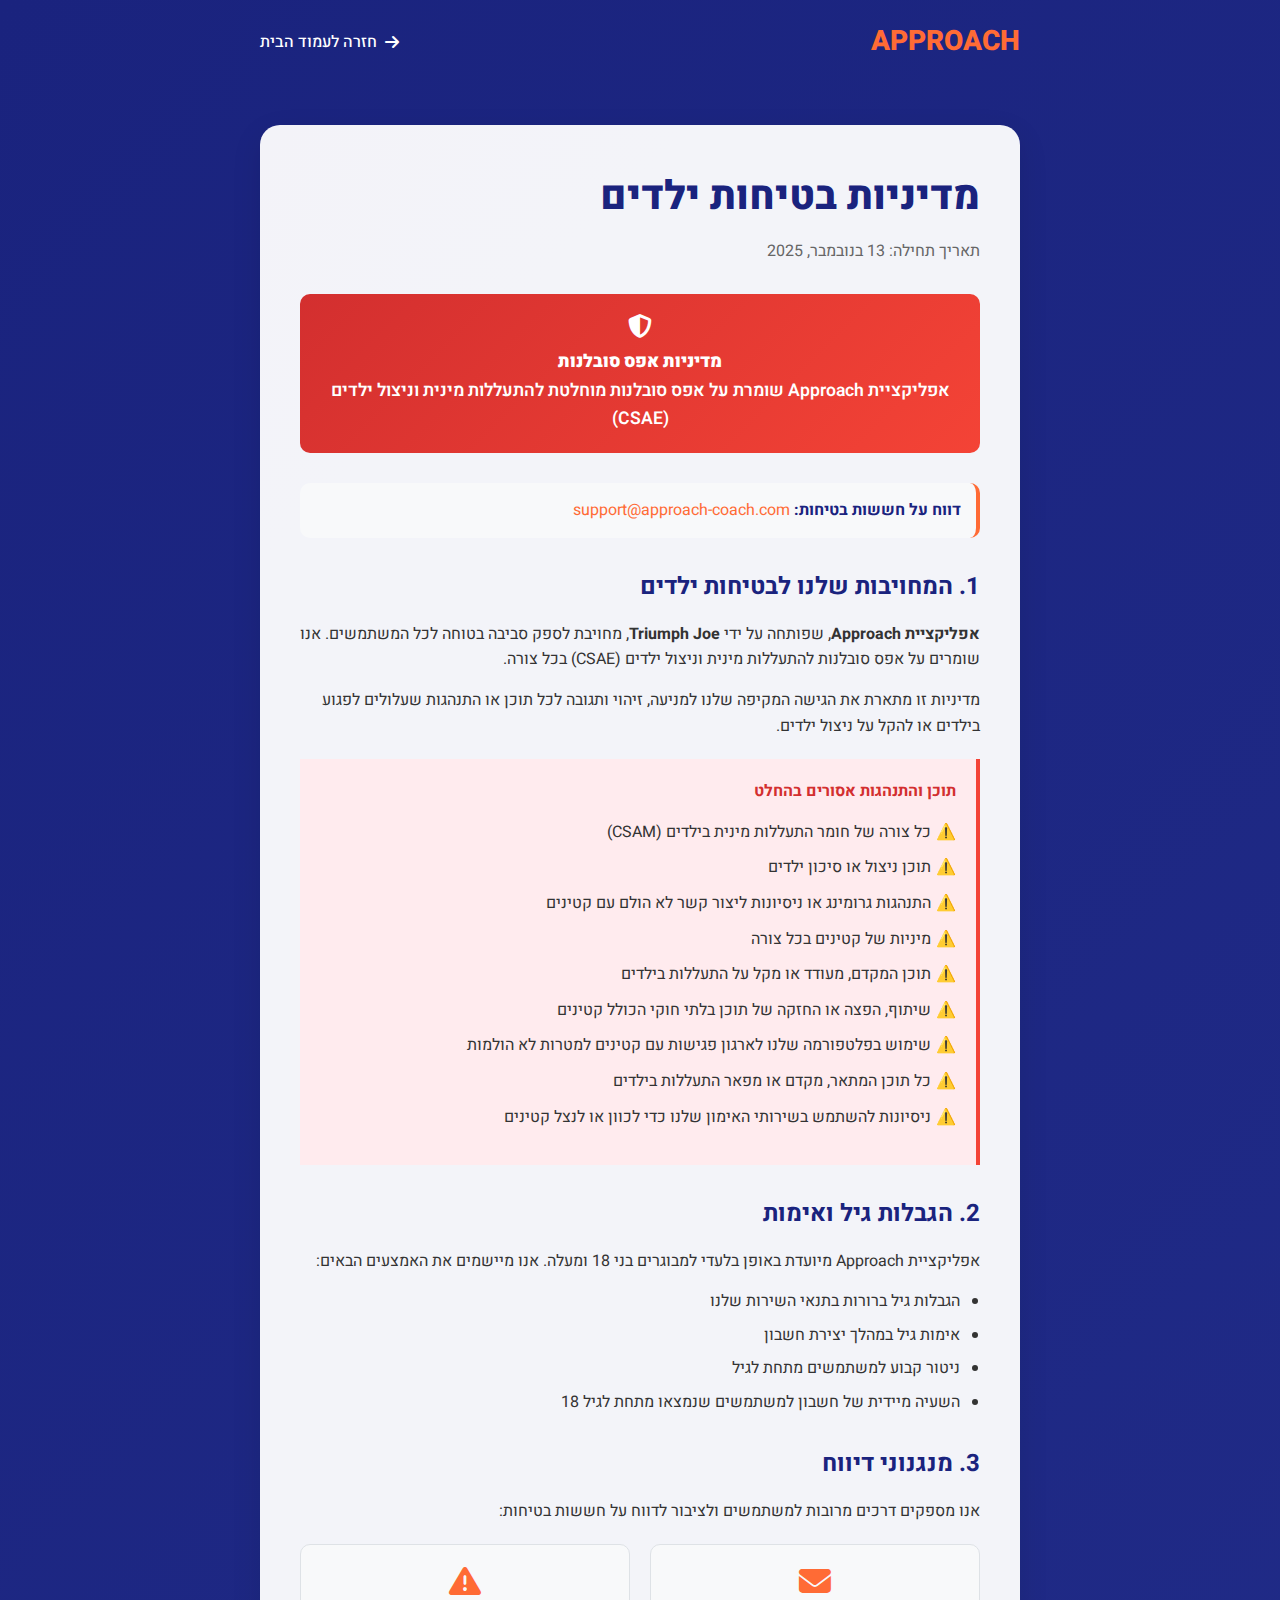
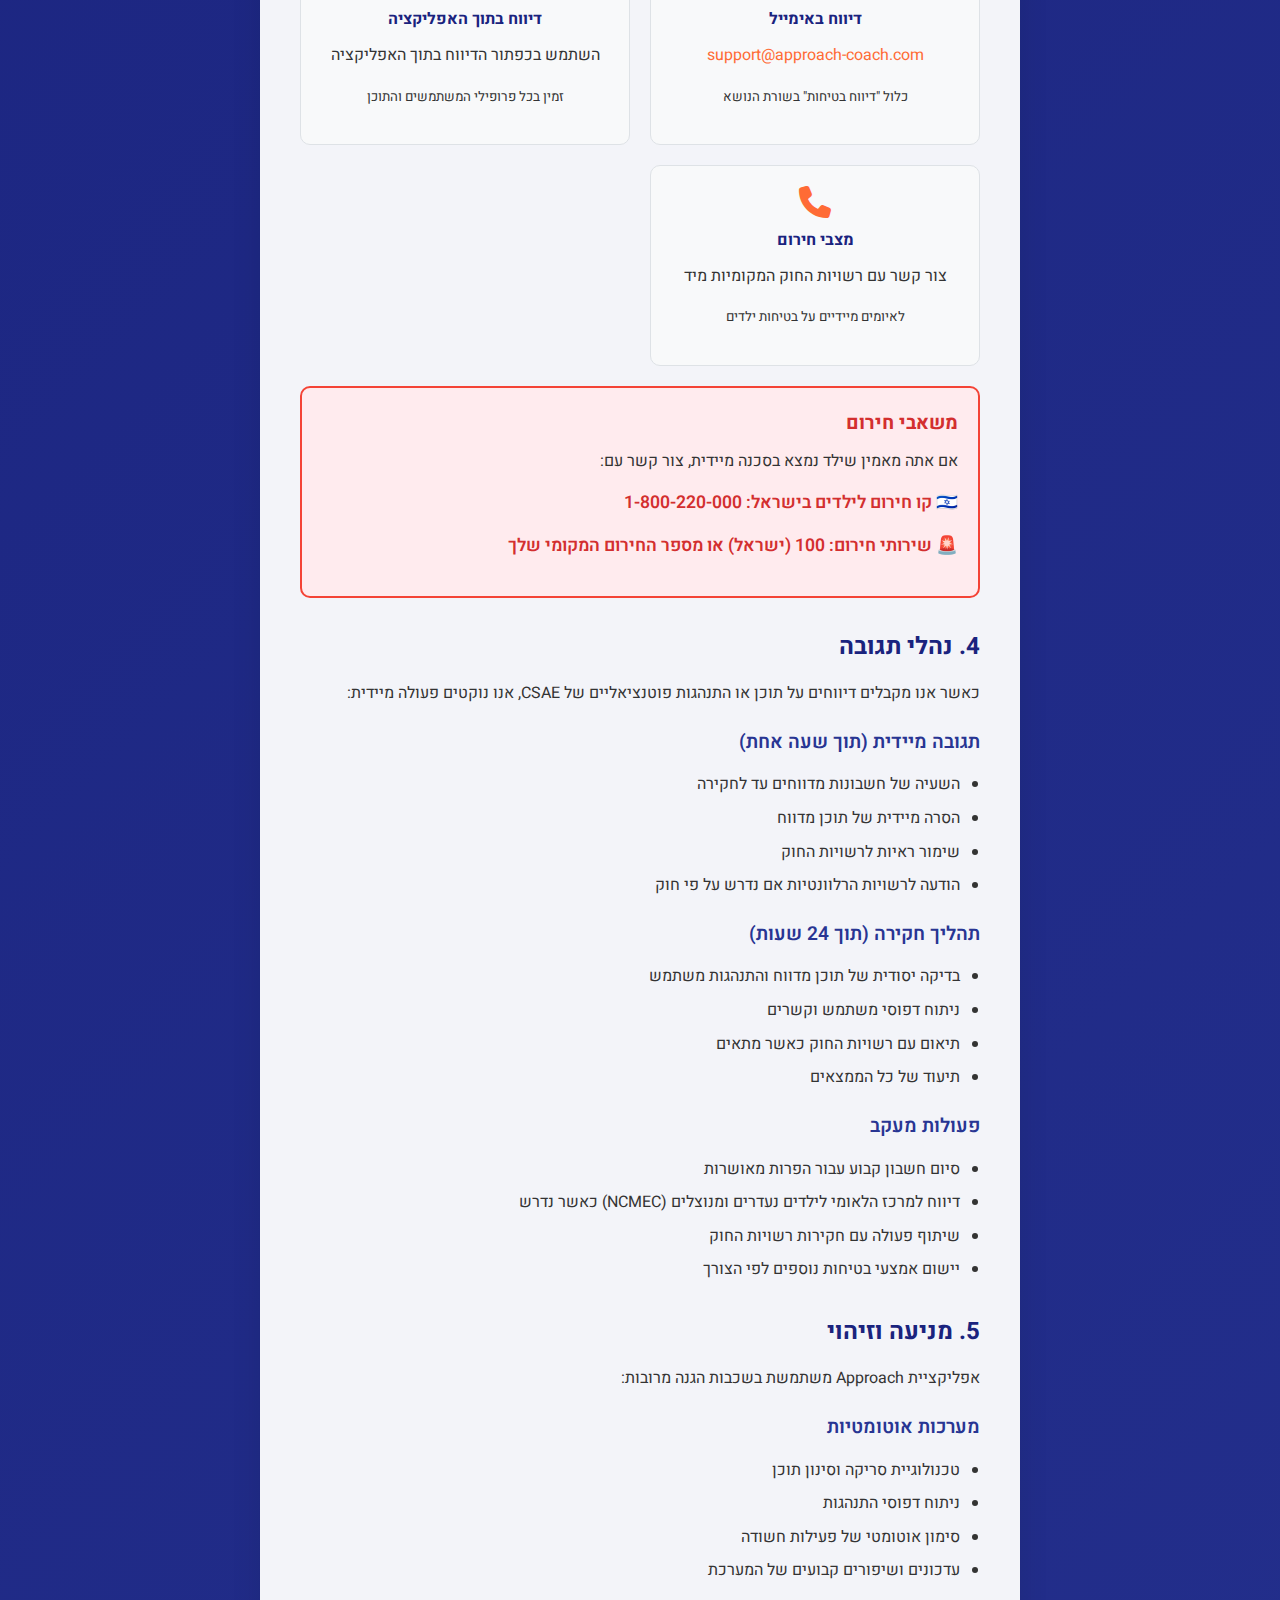
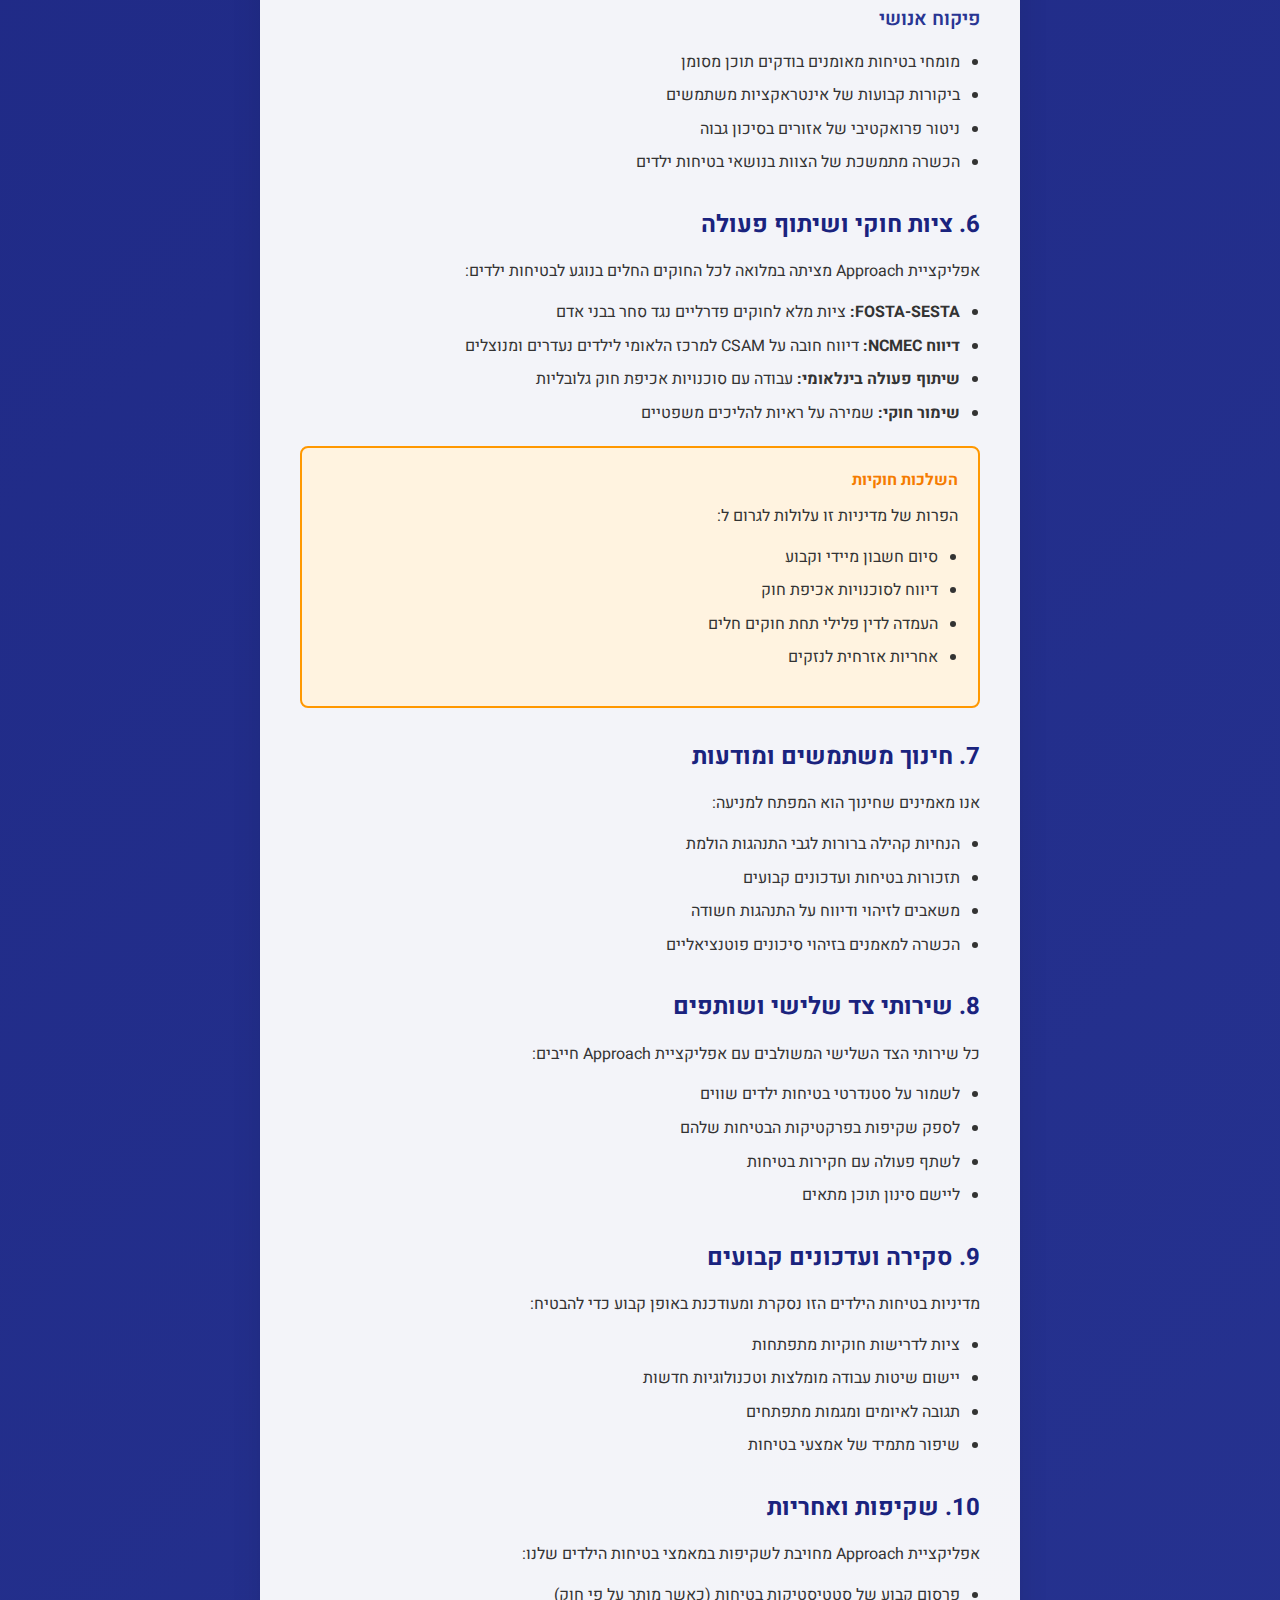
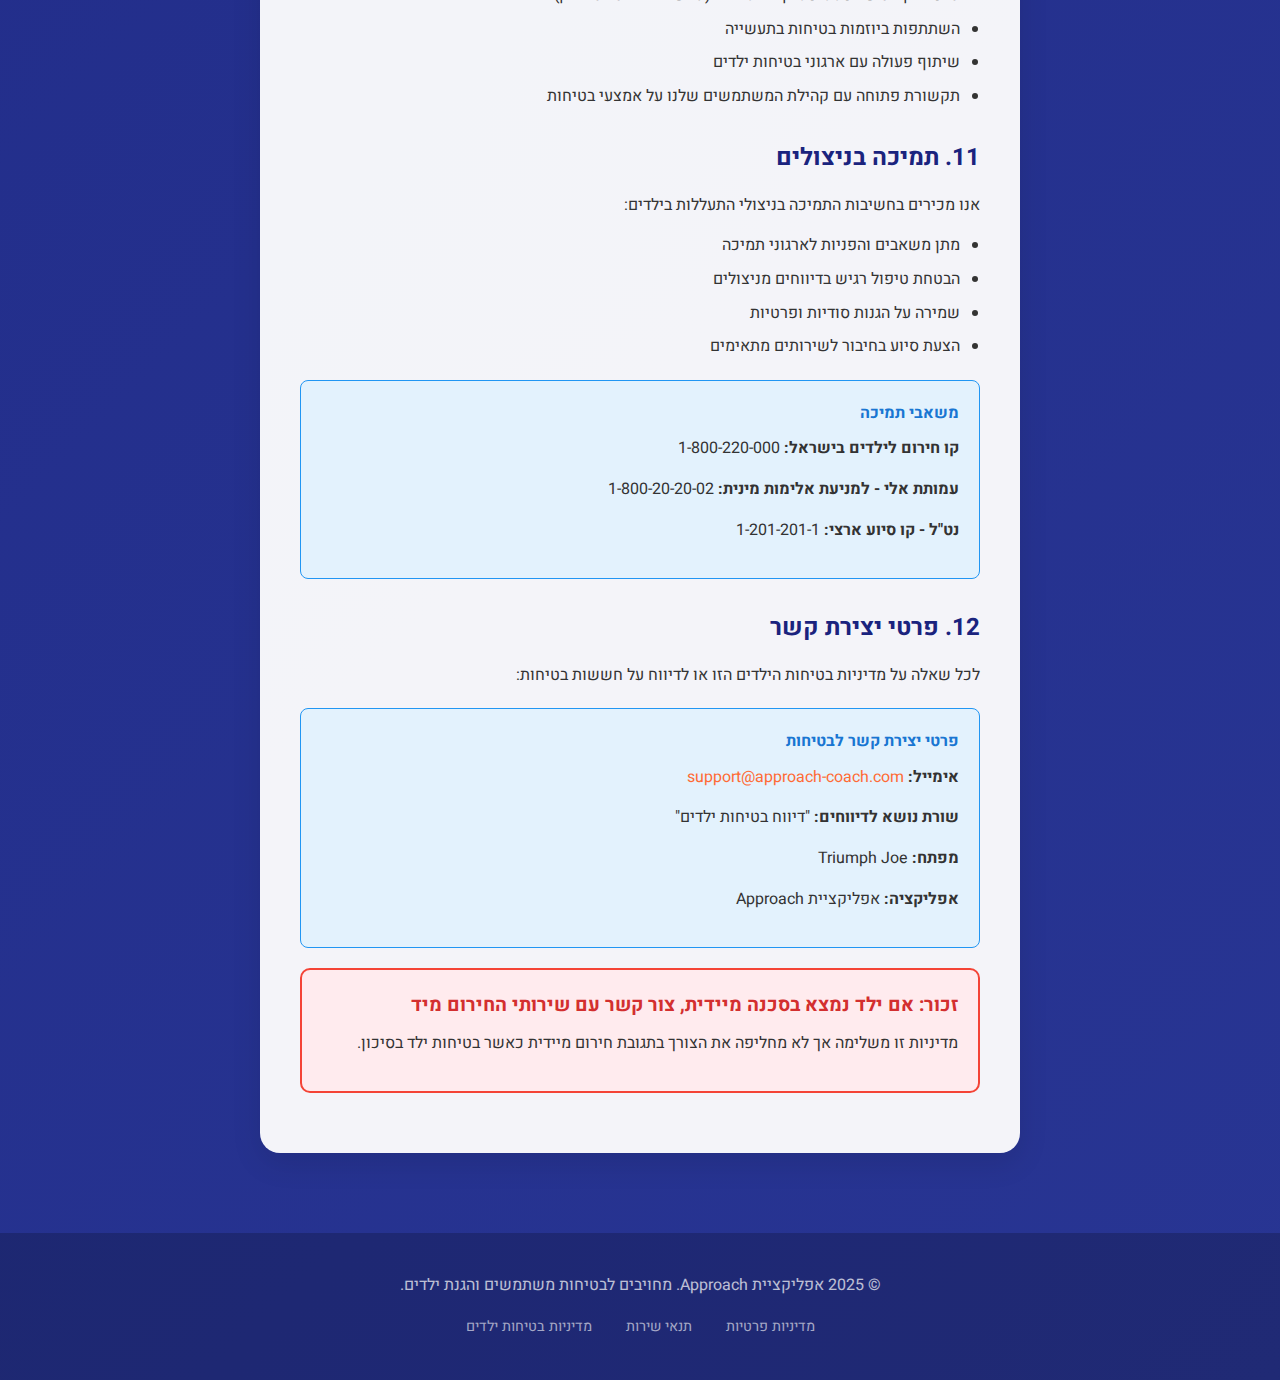
<file: he/child-safety-policy.html>
<!DOCTYPE html>
<html lang="he" dir="rtl">

<head>
    <meta charset="UTF-8">
    <meta name="viewport" content="width=device-width, initial-scale=1.0">
    <title>מדיניות בטיחות ילדים - Approach Coach</title>
    <meta name="description"
        content="מדיניות בטיחות ילדים עבור Approach Coach - מדיניות אפס סובלנות שלנו להתעללות מינית וניצול ילדים (CSAE).">
    <meta name="robots" content="index,follow,max-image-preview:large,max-snippet:-1,max-video-preview:-1">

    <!-- Language alternates -->
    <link rel="alternate" hreflang="en" href="https://www.approach-coach.com/child-safety-policy.html">
    <link rel="alternate" hreflang="he" href="https://www.approach-coach.com/he/child-safety-policy.html">
    <link rel="alternate" hreflang="x-default" href="https://www.approach-coach.com/child-safety-policy.html">

    <!-- Canonical URL -->
    <link rel="canonical" href="https://www.approach-coach.com/he/child-safety-policy.html">

    <!-- Favicon and Icons -->
    <link rel="icon" type="image/svg+xml" href="../favicon.svg">
    <link rel="icon" type="image/png" sizes="32x32" href="../approach_logo_new.svg">
    <link rel="icon" type="image/png" sizes="16x16" href="../approach_logo_new.svg">
    <link rel="apple-touch-icon" sizes="180x180" href="../approach_logo_new.svg">
    <link rel="manifest" href="../site.webmanifest">
    <meta name="theme-color" content="#4d61f5">

    <!-- Open Graph / Facebook -->
    <meta property="og:type" content="website">
    <meta property="og:url" content="https://www.approach-coach.com/he/child-safety-policy.html">
    <meta property="og:title" content="מדיניות בטיחות ילדים - Approach Coach">
    <meta property="og:description"
        content="מדיניות בטיחות ילדים עבור Approach Coach - מדיניות אפס סובלנות שלנו להתעללות מינית וניצול ילדים (CSAE).">
    <meta property="og:image" content="https://www.approach-coach.com/approach_logo_new.svg">
    <meta property="og:locale" content="he_IL">

    <!-- Twitter -->
    <meta property="twitter:card" content="summary_large_image">
    <meta property="twitter:url" content="https://www.approach-coach.com/he/child-safety-policy.html">
    <meta property="twitter:title" content="מדיניות בטיחות ילדים - Approach Coach">
    <meta property="twitter:description"
        content="מדיניות בטיחות ילדים עבור Approach Coach - מדיניות אפס סובלנות שלנו להתעללות מינית וניצול ילדים (CSAE).">
    <meta property="twitter:image" content="https://www.approach-coach.com/approach_logo_new.svg">

    <!-- Fonts -->
    <link href="https://fonts.googleapis.com/css2?family=Inter:wght@400;500;600;700;800&display=swap" rel="stylesheet">
    <link href="https://fonts.googleapis.com/css2?family=Heebo:wght@400;500;600;700;800&display=swap" rel="stylesheet">
    <link href="https://cdnjs.cloudflare.com/ajax/libs/font-awesome/6.4.0/css/all.min.css" rel="stylesheet">

    <style>
        * {
            margin: 0;
            padding: 0;
            box-sizing: border-box;
        }

        body {
            font-family: 'Heebo', 'Inter', sans-serif;
            background: linear-gradient(135deg, #1a237e 0%, #283593 100%);
            color: white;
            line-height: 1.6;
            min-height: 100vh;
        }

        .container {
            max-width: 800px;
            margin: 0 auto;
            padding: 0 20px;
        }

        /* Header */
        .header {
            padding: 20px 0;
            position: relative;
            z-index: 100;
        }

        .nav {
            display: flex;
            justify-content: space-between;
            align-items: center;
        }

        .logo {
            font-size: 28px;
            font-weight: 800;
            color: #ff6b35;
            text-decoration: none;
        }

        .back-link {
            color: white;
            text-decoration: none;
            font-weight: 500;
            display: flex;
            align-items: center;
            gap: 8px;
            transition: color 0.3s ease;
        }

        .back-link:hover {
            color: #ff6b35;
        }

        /* Main Content */
        .main-content {
            padding: 40px 0 80px;
        }

        .safety-content {
            background: rgba(255, 255, 255, 0.95);
            color: #333;
            padding: 40px;
            border-radius: 20px;
            box-shadow: 0 10px 30px rgba(0, 0, 0, 0.1);
        }

        h1 {
            font-size: 2.5rem;
            font-weight: 800;
            margin-bottom: 10px;
            color: #1a237e;
        }

        .effective-date {
            font-size: 1rem;
            color: #666;
            margin-bottom: 30px;
        }

        .zero-tolerance-banner {
            background: linear-gradient(135deg, #d32f2f 0%, #f44336 100%);
            color: white;
            padding: 20px;
            border-radius: 10px;
            margin-bottom: 30px;
            text-align: center;
            font-weight: 600;
            font-size: 1.1rem;
        }

        .zero-tolerance-banner i {
            font-size: 1.5rem;
            margin-bottom: 10px;
            display: block;
        }

        .contact-email {
            background: #f8f9fa;
            padding: 15px;
            border-radius: 10px;
            margin-bottom: 30px;
            border-right: 4px solid #ff6b35;
        }

        .contact-email strong {
            color: #1a237e;
        }

        .emergency-contact {
            background: #ffebee;
            border: 2px solid #f44336;
            padding: 20px;
            border-radius: 10px;
            margin: 20px 0;
        }

        .emergency-contact h4 {
            color: #d32f2f;
            margin-bottom: 10px;
            font-size: 1.2rem;
        }

        .emergency-contact .phone {
            font-size: 1.1rem;
            font-weight: 600;
            color: #d32f2f;
        }

        h2 {
            font-size: 1.5rem;
            font-weight: 700;
            margin: 30px 0 15px 0;
            color: #1a237e;
        }

        h3 {
            font-size: 1.2rem;
            font-weight: 600;
            margin: 20px 0 10px 0;
            color: #283593;
        }

        p {
            margin-bottom: 15px;
        }

        ul {
            margin: 15px 20px 15px 0;
        }

        li {
            margin-bottom: 8px;
        }

        a {
            color: #ff6b35;
            text-decoration: none;
        }

        a:hover {
            text-decoration: underline;
        }

        .highlight-box {
            background: #e3f2fd;
            border: 1px solid #2196f3;
            border-radius: 8px;
            padding: 20px;
            margin: 20px 0;
        }

        .highlight-box h4 {
            color: #1976d2;
            margin-bottom: 10px;
        }

        .warning-box {
            background: #fff3e0;
            border: 2px solid #ff9800;
            border-radius: 8px;
            padding: 20px;
            margin: 20px 0;
        }

        .warning-box h4 {
            color: #f57c00;
            margin-bottom: 10px;
        }

        .reporting-methods {
            display: grid;
            grid-template-columns: repeat(auto-fit, minmax(250px, 1fr));
            gap: 20px;
            margin: 20px 0;
        }

        .reporting-method {
            background: #f8f9fa;
            border: 1px solid #dee2e6;
            border-radius: 10px;
            padding: 20px;
            text-align: center;
        }

        .reporting-method i {
            font-size: 2rem;
            color: #ff6b35;
            margin-bottom: 10px;
        }

        .reporting-method h4 {
            color: #1a237e;
            margin-bottom: 10px;
        }

        .prohibited-list {
            background: #ffebee;
            border-right: 4px solid #f44336;
            padding: 20px;
            margin: 20px 0;
        }

        .prohibited-list h4 {
            color: #d32f2f;
            margin-bottom: 15px;
        }

        .prohibited-list ul {
            margin-right: 0;
            list-style: none;
        }

        .prohibited-list li {
            position: relative;
            padding-right: 25px;
            margin-bottom: 10px;
        }

        .prohibited-list li::before {
            content: "⚠️";
            position: absolute;
            right: 0;
            top: 0;
        }

        /* Footer */
        .footer {
            padding: 40px 0;
            text-align: center;
            background: rgba(0, 0, 0, 0.2);
        }

        .footer p {
            opacity: 0.7;
        }

        .footer-links {
            margin-top: 15px;
        }

        .footer-links a {
            color: rgba(255, 255, 255, 0.6);
            text-decoration: none;
            margin: 0 15px;
            font-size: 0.9rem;
        }

        .footer-links a:hover {
            color: #ff6b35;
            text-decoration: underline;
        }

        /* Responsive Design */
        @media (max-width: 768px) {
            .container {
                padding: 0 15px;
            }

            .safety-content {
                padding: 25px;
            }

            h1 {
                font-size: 2rem;
            }

            .nav {
                flex-direction: column;
                gap: 15px;
            }

            .reporting-methods {
                grid-template-columns: 1fr;
            }

            .footer-links a {
                display: block;
                margin: 5px 0;
            }
        }
    </style>
</head>

<body>
    <!-- Header -->
    <header class="header">
        <div class="container">
            <nav class="nav">
                <a href="index.html" class="logo">APPROACH</a>
                <a href="index.html" class="back-link">
                    <i class="fas fa-arrow-right"></i>
                    חזרה לעמוד הבית
                </a>
            </nav>
        </div>
    </header>

    <!-- Main Content -->
    <main class="main-content">
        <div class="container">
            <div class="safety-content">
                <h1>מדיניות בטיחות ילדים</h1>
                <p class="effective-date">תאריך תחילה: 13 בנובמבר, 2025</p>

                <div class="zero-tolerance-banner">
                    <i class="fas fa-shield-alt"></i>
                    <strong>מדיניות אפס סובלנות</strong><br>
                    אפליקציית Approach שומרת על אפס סובלנות מוחלטת להתעללות מינית וניצול ילדים (CSAE)
                </div>

                <div class="contact-email">
                    <strong>דווח על חששות בטיחות:</strong> <a
                        href="mailto:support@approach-coach.com">support@approach-coach.com</a>
                </div>

                <h2>1. המחויבות שלנו לבטיחות ילדים</h2>
                <p><strong>אפליקציית Approach</strong>, שפותחה על ידי <strong>Triumph Joe</strong>, מחויבת לספק
                    סביבה בטוחה לכל המשתמשים. אנו שומרים על אפס סובלנות להתעללות מינית וניצול ילדים (CSAE) בכל צורה.</p>

                <p>מדיניות זו מתארת את הגישה המקיפה שלנו למניעה, זיהוי ותגובה לכל תוכן או התנהגות שעלולים לפגוע בילדים
                    או להקל על ניצול ילדים.</p>

                <div class="prohibited-list">
                    <h4>תוכן והתנהגות אסורים בהחלט</h4>
                    <ul>
                        <li>כל צורה של חומר התעללות מינית בילדים (CSAM)</li>
                        <li>תוכן ניצול או סיכון ילדים</li>
                        <li>התנהגות גרומינג או ניסיונות ליצור קשר לא הולם עם קטינים</li>
                        <li>מיניות של קטינים בכל צורה</li>
                        <li>תוכן המקדם, מעודד או מקל על התעללות בילדים</li>
                        <li>שיתוף, הפצה או החזקה של תוכן בלתי חוקי הכולל קטינים</li>
                        <li>שימוש בפלטפורמה שלנו לארגון פגישות עם קטינים למטרות לא הולמות</li>
                        <li>כל תוכן המתאר, מקדם או מפאר התעללות בילדים</li>
                        <li>ניסיונות להשתמש בשירותי האימון שלנו כדי לכוון או לנצל קטינים</li>
                    </ul>
                </div>

                <h2>2. הגבלות גיל ואימות</h2>
                <p>אפליקציית Approach מיועדת באופן בלעדי למבוגרים בני 18 ומעלה. אנו מיישמים את האמצעים הבאים:</p>
                <ul>
                    <li>הגבלות גיל ברורות בתנאי השירות שלנו</li>
                    <li>אימות גיל במהלך יצירת חשבון</li>
                    <li>ניטור קבוע למשתמשים מתחת לגיל</li>
                    <li>השעיה מיידית של חשבון למשתמשים שנמצאו מתחת לגיל 18</li>
                </ul>

                <h2>3. מנגנוני דיווח</h2>
                <p>אנו מספקים דרכים מרובות למשתמשים ולציבור לדווח על חששות בטיחות:</p>

                <div class="reporting-methods">
                    <div class="reporting-method">
                        <i class="fas fa-envelope"></i>
                        <h4>דיווח באימייל</h4>
                        <p><a href="mailto:support@approach-coach.com">support@approach-coach.com</a></p>
                        <p><small>כלול "דיווח בטיחות" בשורת הנושא</small></p>
                    </div>
                    <div class="reporting-method">
                        <i class="fas fa-exclamation-triangle"></i>
                        <h4>דיווח בתוך האפליקציה</h4>
                        <p>השתמש בכפתור הדיווח בתוך האפליקציה</p>
                        <p><small>זמין בכל פרופילי המשתמשים והתוכן</small></p>
                    </div>
                    <div class="reporting-method">
                        <i class="fas fa-phone"></i>
                        <h4>מצבי חירום</h4>
                        <p>צור קשר עם רשויות החוק המקומיות מיד</p>
                        <p><small>לאיומים מיידיים על בטיחות ילדים</small></p>
                    </div>
                </div>

                <div class="emergency-contact">
                    <h4>משאבי חירום</h4>
                    <p>אם אתה מאמין שילד נמצא בסכנה מיידית, צור קשר עם:</p>
                    <p class="phone">🇮🇱 קו חירום לילדים בישראל: 1-800-220-000</p>
                    <p class="phone">🚨 שירותי חירום: 100 (ישראל) או מספר החירום המקומי שלך</p>
                </div>

                <h2>4. נהלי תגובה</h2>
                <p>כאשר אנו מקבלים דיווחים על תוכן או התנהגות פוטנציאליים של CSAE, אנו נוקטים פעולה מיידית:</p>

                <h3>תגובה מיידית (תוך שעה אחת)</h3>
                <ul>
                    <li>השעיה של חשבונות מדווחים עד לחקירה</li>
                    <li>הסרה מיידית של תוכן מדווח</li>
                    <li>שימור ראיות לרשויות החוק</li>
                    <li>הודעה לרשויות הרלוונטיות אם נדרש על פי חוק</li>
                </ul>

                <h3>תהליך חקירה (תוך 24 שעות)</h3>
                <ul>
                    <li>בדיקה יסודית של תוכן מדווח והתנהגות משתמש</li>
                    <li>ניתוח דפוסי משתמש וקשרים</li>
                    <li>תיאום עם רשויות החוק כאשר מתאים</li>
                    <li>תיעוד של כל הממצאים</li>
                </ul>

                <h3>פעולות מעקב</h3>
                <ul>
                    <li>סיום חשבון קבוע עבור הפרות מאושרות</li>
                    <li>דיווח למרכז הלאומי לילדים נעדרים ומנוצלים (NCMEC) כאשר נדרש</li>
                    <li>שיתוף פעולה עם חקירות רשויות החוק</li>
                    <li>יישום אמצעי בטיחות נוספים לפי הצורך</li>
                </ul>

                <h2>5. מניעה וזיהוי</h2>
                <p>אפליקציית Approach משתמשת בשכבות הגנה מרובות:</p>

                <h3>מערכות אוטומטיות</h3>
                <ul>
                    <li>טכנולוגיית סריקה וסינון תוכן</li>
                    <li>ניתוח דפוסי התנהגות</li>
                    <li>סימון אוטומטי של פעילות חשודה</li>
                    <li>עדכונים ושיפורים קבועים של המערכת</li>
                </ul>

                <h3>פיקוח אנושי</h3>
                <ul>
                    <li>מומחי בטיחות מאומנים בודקים תוכן מסומן</li>
                    <li>ביקורות קבועות של אינטראקציות משתמשים</li>
                    <li>ניטור פרואקטיבי של אזורים בסיכון גבוה</li>
                    <li>הכשרה מתמשכת של הצוות בנושאי בטיחות ילדים</li>
                </ul>

                <h2>6. ציות חוקי ושיתוף פעולה</h2>
                <p>אפליקציית Approach מציתה במלואה לכל החוקים החלים בנוגע לבטיחות ילדים:</p>

                <ul>
                    <li><strong>FOSTA-SESTA:</strong> ציות מלא לחוקים פדרליים נגד סחר בבני אדם</li>
                    <li><strong>דיווח NCMEC:</strong> דיווח חובה על CSAM למרכז הלאומי לילדים נעדרים ומנוצלים</li>
                    <li><strong>שיתוף פעולה בינלאומי:</strong> עבודה עם סוכנויות אכיפת חוק גלובליות</li>
                    <li><strong>שימור חוקי:</strong> שמירה על ראיות להליכים משפטיים</li>
                </ul>

                <div class="warning-box">
                    <h4>השלכות חוקיות</h4>
                    <p>הפרות של מדיניות זו עלולות לגרום ל:</p>
                    <ul>
                        <li>סיום חשבון מיידי וקבוע</li>
                        <li>דיווח לסוכנויות אכיפת חוק</li>
                        <li>העמדה לדין פלילי תחת חוקים חלים</li>
                        <li>אחריות אזרחית לנזקים</li>
                    </ul>
                </div>

                <h2>7. חינוך משתמשים ומודעות</h2>
                <p>אנו מאמינים שחינוך הוא המפתח למניעה:</p>
                <ul>
                    <li>הנחיות קהילה ברורות לגבי התנהגות הולמת</li>
                    <li>תזכורות בטיחות ועדכונים קבועים</li>
                    <li>משאבים לזיהוי ודיווח על התנהגות חשודה</li>
                    <li>הכשרה למאמנים בזיהוי סיכונים פוטנציאליים</li>
                </ul>

                <h2>8. שירותי צד שלישי ושותפים</h2>
                <p>כל שירותי הצד השלישי המשולבים עם אפליקציית Approach חייבים:</p>
                <ul>
                    <li>לשמור על סטנדרטי בטיחות ילדים שווים</li>
                    <li>לספק שקיפות בפרקטיקות הבטיחות שלהם</li>
                    <li>לשתף פעולה עם חקירות בטיחות</li>
                    <li>ליישם סינון תוכן מתאים</li>
                </ul>

                <h2>9. סקירה ועדכונים קבועים</h2>
                <p>מדיניות בטיחות הילדים הזו נסקרת ומעודכנת באופן קבוע כדי להבטיח:</p>
                <ul>
                    <li>ציות לדרישות חוקיות מתפתחות</li>
                    <li>יישום שיטות עבודה מומלצות וטכנולוגיות חדשות</li>
                    <li>תגובה לאיומים ומגמות מתפתחים</li>
                    <li>שיפור מתמיד של אמצעי בטיחות</li>
                </ul>

                <h2>10. שקיפות ואחריות</h2>
                <p>אפליקציית Approach מחויבת לשקיפות במאמצי בטיחות הילדים שלנו:</p>
                <ul>
                    <li>פרסום קבוע של סטטיסטיקות בטיחות (כאשר מותר על פי חוק)</li>
                    <li>השתתפות ביוזמות בטיחות בתעשייה</li>
                    <li>שיתוף פעולה עם ארגוני בטיחות ילדים</li>
                    <li>תקשורת פתוחה עם קהילת המשתמשים שלנו על אמצעי בטיחות</li>
                </ul>

                <h2>11. תמיכה בניצולים</h2>
                <p>אנו מכירים בחשיבות התמיכה בניצולי התעללות בילדים:</p>
                <ul>
                    <li>מתן משאבים והפניות לארגוני תמיכה</li>
                    <li>הבטחת טיפול רגיש בדיווחים מניצולים</li>
                    <li>שמירה על הגנות סודיות ופרטיות</li>
                    <li>הצעת סיוע בחיבור לשירותים מתאימים</li>
                </ul>

                <div class="highlight-box">
                    <h4>משאבי תמיכה</h4>
                    <p><strong>קו חירום לילדים בישראל:</strong> 1-800-220-000</p>
                    <p><strong>עמותת אלי - למניעת אלימות מינית:</strong> 1-800-20-20-02</p>
                    <p><strong>נט"ל - קו סיוע ארצי:</strong> 1-201-201-1</p>
                </div>

                <h2>12. פרטי יצירת קשר</h2>
                <p>לכל שאלה על מדיניות בטיחות הילדים הזו או לדיווח על חששות בטיחות:</p>

                <div class="highlight-box">
                    <h4>פרטי יצירת קשר לבטיחות</h4>
                    <p><strong>אימייל:</strong> <a href="mailto:support@approach-coach.com">support@approach-coach.com</a></p>
                    <p><strong>שורת נושא לדיווחים:</strong> "דיווח בטיחות ילדים"</p>
                    <p><strong>מפתח:</strong> Triumph Joe</p>
                    <p><strong>אפליקציה:</strong> אפליקציית Approach</p>
                </div>

                <div class="emergency-contact">
                    <h4>זכור: אם ילד נמצא בסכנה מיידית, צור קשר עם שירותי החירום מיד</h4>
                    <p>מדיניות זו משלימה אך לא מחליפה את הצורך בתגובת חירום מיידית כאשר בטיחות ילד בסיכון.</p>
                </div>
            </div>
        </div>
    </main>

    <!-- Footer -->
    <footer class="footer">
        <div class="container">
            <p>&copy; 2025 אפליקציית Approach. מחויבים לבטיחות משתמשים והגנת ילדים.</p>
            <div class="footer-links">
                <a href="/he/privacy-policy.html">מדיניות פרטיות</a>
                <a href="/he/terms-of-service.html">תנאי שירות</a>
                <a href="/he/child-safety-policy.html">מדיניות בטיחות ילדים</a>
            </div>
        </div>
    </footer>
</body>

</html>
</file>
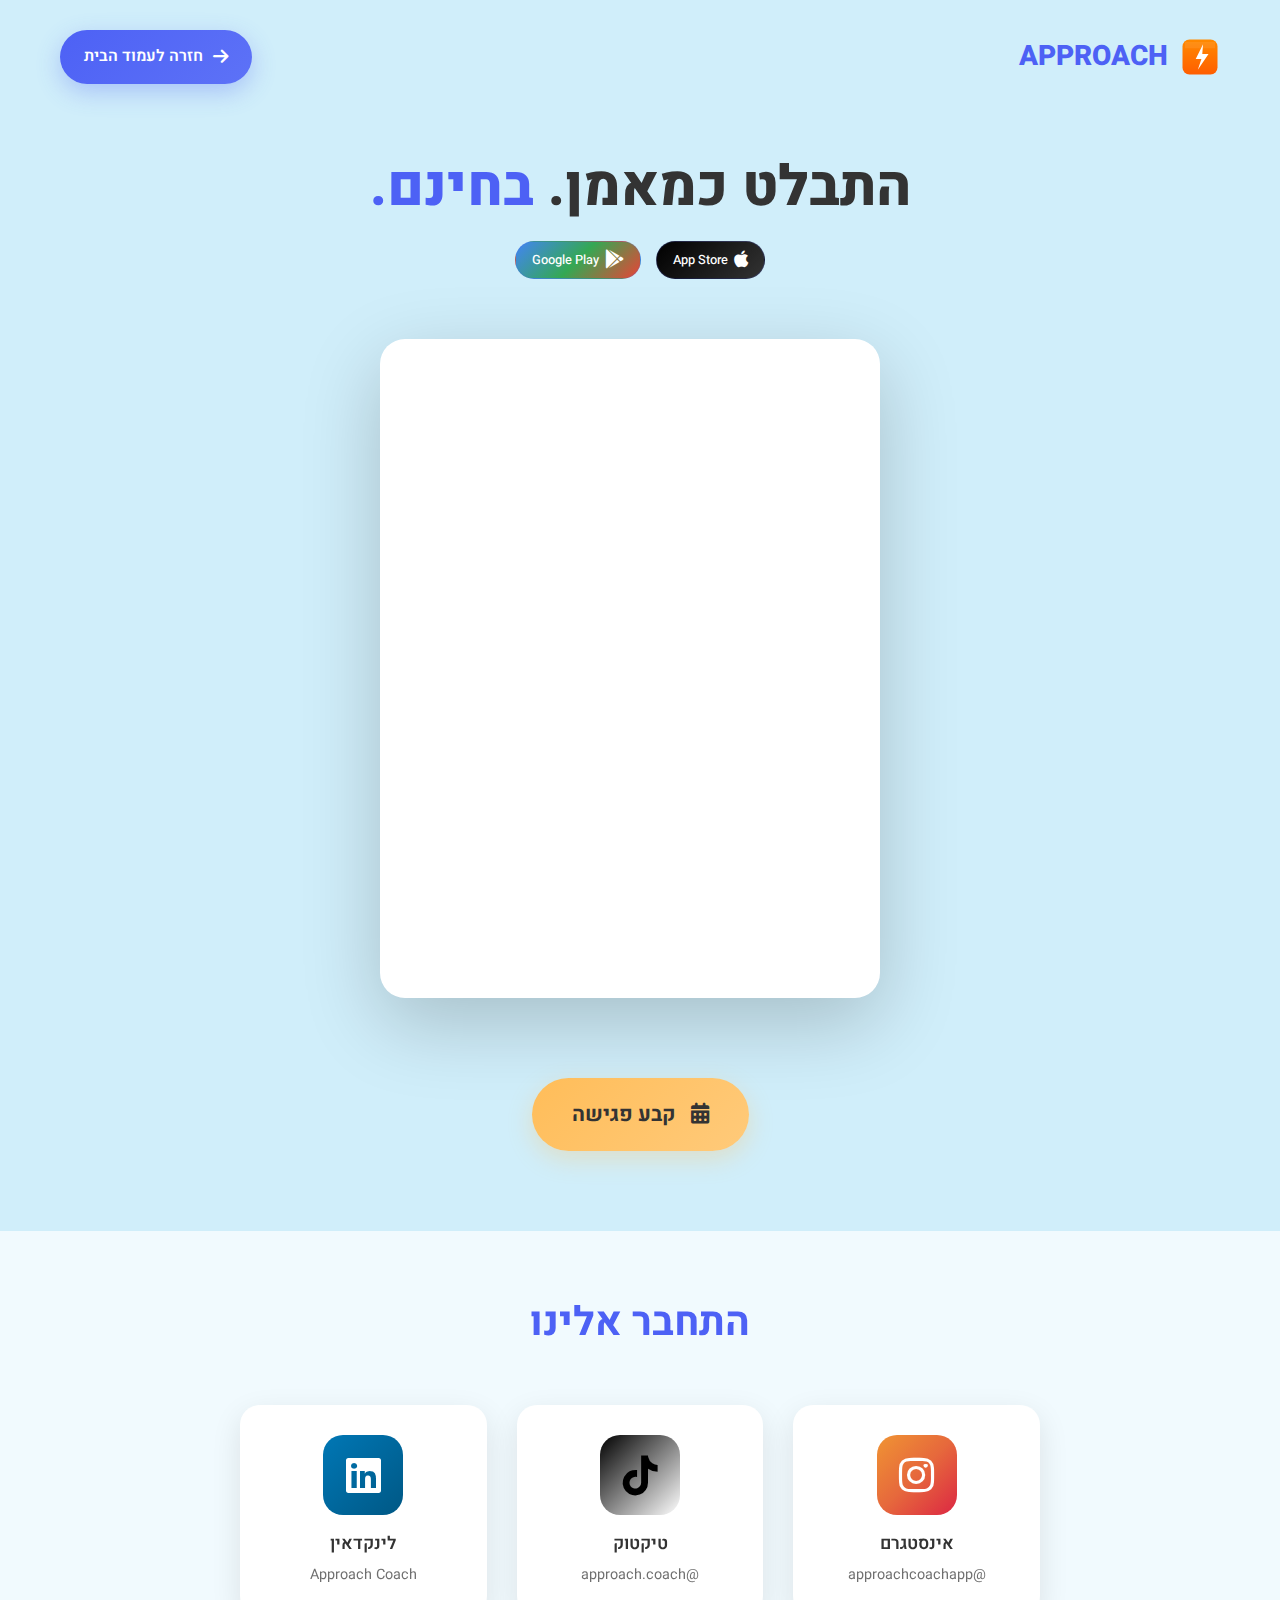
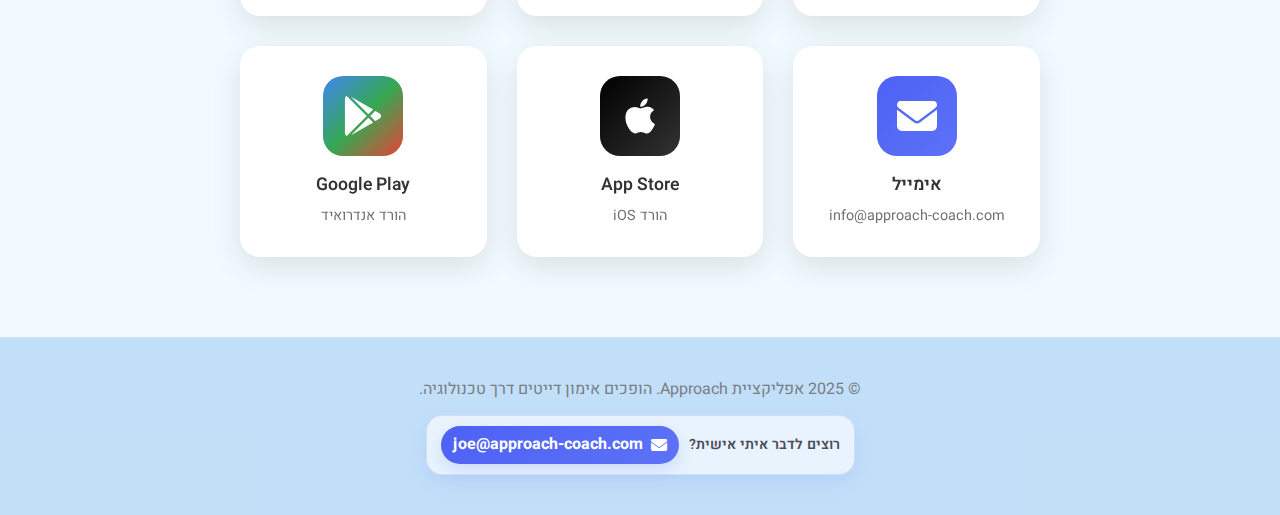
<file: he/landing.html>
<!DOCTYPE html>
<html lang="he" dir="rtl">

<head>
    <meta charset="UTF-8">
    <meta name="viewport" content="width=device-width, initial-scale=1.0">
    <title>חוויית דמו של Approach Coach</title>
    <meta name="description"
        content="חוויית דמו חיה של Approach Coach. העמוד הזה תומך בזרימות דמו ישירות ואינו מיועד כעמוד חיפוש ראשי.">
    <meta name="robots" content="noindex,follow">

    <!-- Language alternates -->
    <link rel="alternate" hreflang="en" href="https://www.approach-coach.com/landing.html">
    <link rel="alternate" hreflang="he" href="https://www.approach-coach.com/he/landing.html">
    <link rel="alternate" hreflang="x-default" href="https://www.approach-coach.com/landing.html">

    <!-- Canonical URL -->
    <link rel="canonical" href="https://www.approach-coach.com/he/landing.html">

    <!-- Favicon and Icons -->
    <link rel="icon" type="image/svg+xml" href="../favicon.svg">
    <link rel="icon" type="image/png" sizes="32x32" href="../approach_logo_new.svg">
    <link rel="icon" type="image/png" sizes="16x16" href="../approach_logo_new.svg">
    <link rel="apple-touch-icon" sizes="180x180" href="../approach_logo_new.svg">
    <link rel="manifest" href="../site.webmanifest">
    <meta name="theme-color" content="#4d61f5">

    <!-- Open Graph / Facebook -->
    <meta property="og:type" content="website">
    <meta property="og:url" content="https://www.approach-coach.com/he/landing.html">
    <meta property="og:title" content="חוויית דמו של Approach Coach">
    <meta property="og:description"
        content="חוויית דמו חיה של Approach Coach. העמוד הזה תומך בזרימות דמו ישירות ואינו מיועד כעמוד חיפוש ראשי.">
    <meta property="og:image" content="https://www.approach-coach.com/approach_logo_new.svg">
    <meta property="og:locale" content="he_IL">

    <!-- Twitter -->
    <meta property="twitter:card" content="summary_large_image">
    <meta property="twitter:url" content="https://www.approach-coach.com/he/landing.html">
    <meta property="twitter:title" content="חוויית דמו של Approach Coach">
    <meta property="twitter:description"
        content="חוויית דמו חיה של Approach Coach. העמוד הזה תומך בזרימות דמו ישירות ואינו מיועד כעמוד חיפוש ראשי.">
    <meta property="twitter:image" content="https://www.approach-coach.com/approach_logo_new.svg">

    <!-- Fonts -->
    <link href="https://fonts.googleapis.com/css2?family=Inter:wght@400;500;600;700;800&display=swap" rel="stylesheet">
    <link href="https://fonts.googleapis.com/css2?family=Heebo:wght@400;500;600;700;800&display=swap" rel="stylesheet">
    <link href="https://cdnjs.cloudflare.com/ajax/libs/font-awesome/6.4.0/css/all.min.css" rel="stylesheet">

    <style>
        * {
            margin: 0;
            padding: 0;
            box-sizing: border-box;
        }

        body {
            font-family: 'Heebo', 'Inter', sans-serif;
            background: #d0eefa;
            color: #333;
            line-height: 1.6;
            overflow-x: hidden;
        }

        .container {
            max-width: 1200px;
            margin: 0 auto;
            padding: 0 20px;
        }

        /* Header */
        .header {
            padding: 30px 0;
            position: relative;
            z-index: 100;
        }

        .nav {
            display: flex;
            justify-content: space-between;
            align-items: center;
        }

        .logo {
            display: flex;
            align-items: center;
            gap: 12px;
            font-size: 28px;
            font-weight: 800;
            color: #4d61f5;
            cursor: pointer;
            text-decoration: none;
            transition: opacity 0.3s ease;
        }

        .logo:hover {
            opacity: 0.8;
        }

        .logo-icon {
            width: 40px;
            height: 40px;
            flex-shrink: 0;
        }

        .logo-text {
            line-height: 1;
        }

        .back-button {
            display: inline-flex;
            align-items: center;
            gap: 10px;
            background: linear-gradient(135deg, #4d61f5 0%, #5d72f7 100%);
            color: white;
            padding: 14px 24px;
            border-radius: 50px;
            text-decoration: none;
            font-weight: 600;
            font-size: 1rem;
            transition: all 0.3s ease;
            box-shadow: 0 8px 25px rgba(77, 97, 245, 0.3);
        }

        .back-button:hover {
            transform: translateY(-2px);
            box-shadow: 0 12px 35px rgba(77, 97, 245, 0.4);
        }

        .back-button i {
            font-size: 1.1rem;
        }

        /* Hero Section */
        .hero {
            padding: 40px 0 40px;
            text-align: center;
            position: relative;
        }

        .hero-title {
            font-size: clamp(2.2rem, 5vw, 3.5rem);
            font-weight: 800;
            margin-bottom: 20px;
            color: #333;
            line-height: 1.2;
        }

        .hero-title .highlight {
            color: #4d61f5;
        }

        .app-logos {
            display: flex;
            justify-content: center;
            gap: 15px;
            margin-top: 15px;
        }

        .app-logo {
            display: flex;
            align-items: center;
            gap: 6px;
            padding: 8px 16px;
            border-radius: 20px;
            text-decoration: none;
            font-weight: 500;
            font-size: 0.8rem;
            transition: all 0.3s ease;
            border: 1px solid rgba(77, 97, 245, 0.2);
        }

        .app-logo:hover {
            transform: translateY(-2px);
            box-shadow: 0 8px 25px rgba(77, 97, 245, 0.2);
        }

        .apple-logo {
            background: linear-gradient(135deg, #000000 0%, #333333 100%);
            color: white;
        }

        .android-logo {
            background: linear-gradient(135deg, #4285f4 0%, #34a853 50%, #ea4335 100%);
            color: white;
        }

        .app-logo i {
            font-size: 1.2rem;
        }

        /* Floating Bubbles */
        .floating-bubbles {
            position: absolute;
            top: 0;
            left: 0;
            right: 0;
            bottom: 0;
            pointer-events: none;
        }

        .bubble {
            position: absolute;
            width: 110px;
            height: 45px;
            border-radius: 22px;
            background: rgba(77, 97, 245, 0.8);
            display: flex;
            align-items: center;
            justify-content: center;
            text-align: center;
            font-weight: 600;
            font-size: 0.8rem;
            color: white;
            box-shadow: 0 0 20px rgba(77, 97, 245, 0.3), 0 8px 32px rgba(0, 0, 0, 0.1);
            animation-duration: 4s;
            animation-timing-function: ease-in-out;
            animation-iteration-count: infinite;
            z-index: 1;
        }

        .bubble span {
            line-height: 1.2;
        }

        .bubble-top {
            top: -20px;
            right: 25%;
            animation-name: float-vertical;
            animation-delay: 0s;
        }

        .bubble-right {
            top: -20px;
            left: 20%;
            animation-name: float-vertical;
            animation-delay: 1s;
        }

        .bubble-bottom {
            bottom: -60px;
            right: 30%;
            animation-name: float-vertical;
            animation-delay: 2s;
        }

        .bubble-left {
            bottom: -60px;
            left: 25%;
            animation-name: float-vertical;
            animation-delay: 3s;
        }

        @keyframes float-vertical {

            0%,
            100% {
                transform: translateY(0px) translateX(50%);
            }

            50% {
                transform: translateY(-5px) translateX(50%);
            }
        }

        /* Responsive for bubbles */
        @media (max-width: 768px) {
            .bubble {
                width: 90px;
                height: 40px;
                font-size: 0.7rem;
            }

            .bubble-top {
                top: -50px;
                right: 15%;
            }

            .bubble-right {
                top: -30px;
                left: 10%;
            }

            .bubble-bottom {
                bottom: -50px;
                right: 20%;
            }

            .bubble-left {
                bottom: -30px;
                left: 15%;
            }
        }

        @media (max-width: 480px) {
            .bubble {
                display: none;
            }
        }

        /* Video Section */
        .video-section {
            padding: 20px 0 40px;
        }

        .video-layout {
            display: flex;
            align-items: center;
            gap: 40px;
            max-width: 1200px;
            margin: 0 auto;
        }

        .benefits-list {
            flex: 1;
            max-width: 300px;
        }

        .benefit-item {
            font-size: 1.2rem;
            font-weight: 600;
            color: #000000;
            margin-bottom: 15px;
            overflow: hidden;
            white-space: nowrap;
        }

        .typewriter {
            display: inline-block;
            width: 0;
            overflow: hidden;
            animation: typing 2s steps(30) forwards;
            white-space: nowrap;
        }

        .benefit-item:nth-child(1) .typewriter {
            animation-delay: 1s;
        }

        .benefit-item:nth-child(2) .typewriter {
            animation-delay: 3s;
        }

        .benefit-item:nth-child(3) .typewriter {
            animation-delay: 5s;
        }

        .benefit-item:nth-child(4) .typewriter {
            animation-delay: 7s;
        }

        @keyframes typing {
            from {
                width: 0;
            }

            to {
                width: 100%;
            }
        }

        .video-container {
            flex: 1;
            max-width: 500px;
            border-radius: 25px;
            overflow: hidden;
            box-shadow: 0 25px 80px rgba(0, 0, 0, 0.2);
            background: white;
        }

        .video-container iframe {
            width: 100%;
            height: 650px;
            border: none;
        }

        @media (max-width: 768px) {
            .video-layout {
                flex-direction: column;
                gap: 20px;
            }

            .benefits-list {
                max-width: none;
            }

            .benefit-item {
                font-size: 1rem;
            }

            .video-container {
                max-width: none;
            }
        }

        /* CTA Section */
        .cta-section {
            padding: 40px 0 60px;
            text-align: center;
        }

        .cta-button {
            display: inline-block;
            background: linear-gradient(135deg, #ffbd59 0%, #ffca7a 100%);
            color: #333;
            padding: 20px 40px;
            border-radius: 50px;
            text-decoration: none;
            font-weight: 700;
            font-size: 1.3rem;
            transition: all 0.3s ease;
            box-shadow: 0 8px 25px rgba(255, 189, 89, 0.3);
            margin-bottom: 20px;
        }

        .cta-button:hover {
            transform: translateY(-2px);
            box-shadow: 0 12px 35px rgba(255, 189, 89, 0.4);
        }

        .cta-button i {
            margin-left: 10px;
        }

        /* Social Section */
        .social-section {
            padding: 60px 0 80px;
            background: rgba(255, 255, 255, 0.7);
            backdrop-filter: blur(10px);
        }

        .social-section h2 {
            text-align: center;
            font-size: 2.5rem;
            font-weight: 700;
            margin-bottom: 50px;
            color: #4d61f5;
        }

        .social-grid {
            display: grid;
            grid-template-columns: repeat(auto-fit, minmax(200px, 1fr));
            gap: 30px;
            max-width: 800px;
            margin: 0 auto;
        }

        .social-item {
            display: flex;
            flex-direction: column;
            align-items: center;
            text-decoration: none;
            color: #333;
            padding: 30px 20px;
            border-radius: 20px;
            background: white;
            transition: all 0.3s ease;
            box-shadow: 0 10px 30px rgba(0, 0, 0, 0.1);
        }

        .social-item:hover {
            transform: translateY(-5px);
            box-shadow: 0 15px 40px rgba(0, 0, 0, 0.15);
        }

        .social-icon {
            width: 80px;
            height: 80px;
            border-radius: 20px;
            display: flex;
            align-items: center;
            justify-content: center;
            font-size: 2.5rem;
            margin-bottom: 15px;
            transition: all 0.3s ease;
        }

        .social-item:hover .social-icon {
            transform: scale(1.1);
        }

        /* Instagram */
        .social-instagram .social-icon {
            background: linear-gradient(135deg, #f09433 0%, #e6683c 50%, #dc2743 100%, #cc2366 100%);
            color: white;
        }

        /* TikTok */
        .social-tiktok .social-icon {
            background: linear-gradient(135deg, #000000 0%, #ffffff 100%);
            color: #000;
        }

        /* LinkedIn */
        .social-linkedin .social-icon {
            background: linear-gradient(135deg, #0077b5 0%, #005885 100%);
            color: white;
        }

        /* Email */
        .social-email .social-icon {
            background: linear-gradient(135deg, #4d61f5 0%, #5d72f7 100%);
            color: white;
        }

        /* App Store */
        .social-appstore .social-icon {
            background: linear-gradient(135deg, #000000 0%, #333333 100%);
            color: white;
        }

        /* Google Play */
        .social-googleplay .social-icon {
            background: linear-gradient(135deg, #4285f4 0%, #34a853 50%, #ea4335 100%);
            color: white;
        }

        .social-label {
            font-size: 1.1rem;
            font-weight: 600;
            margin-bottom: 5px;
        }

        .social-handle {
            font-size: 0.9rem;
            opacity: 0.7;
        }

        /* Footer */
        .footer {
            padding: 40px 0;
            text-align: center;
            background: rgba(77, 97, 245, 0.1);
            color: #666;
        }

        .footer p {
            opacity: 0.8;
        }

        .personal-note {
            margin: 12px auto 0;
            padding: 10px 14px;
            max-width: 520px;
            display: inline-flex;
            align-items: center;
            justify-content: center;
            gap: 10px;
            flex-wrap: wrap;
            border-radius: 16px;
            background: rgba(255, 255, 255, 0.62);
            border: 1px solid rgba(77, 97, 245, 0.14);
            box-shadow: 0 8px 18px rgba(77, 97, 245, 0.1);
        }

        .personal-note-label {
            color: #4b4b5a;
            font-size: 0.88rem;
            font-weight: 600;
        }

        .personal-note-link {
            display: inline-flex;
            align-items: center;
            gap: 8px;
            padding: 6px 12px;
            border-radius: 999px;
            background: linear-gradient(135deg, #4d61f5 0%, #5d72f7 100%);
            color: white;
            text-decoration: none;
            font-weight: 700;
            box-shadow: 0 6px 14px rgba(77, 97, 245, 0.16);
            transition: transform 0.2s ease, box-shadow 0.2s ease;
        }

        .personal-note-link:hover {
            transform: translateY(-1px);
            box-shadow: 0 12px 24px rgba(77, 97, 245, 0.24);
        }

        /* Responsive Design */
        @media (max-width: 768px) {
            .container {
                padding: 0 15px;
            }

            .logo {
                font-size: 24px;
                gap: 10px;
            }

            .logo-icon {
                width: 32px;
                height: 32px;
            }

            .back-button {
                padding: 12px 20px;
                font-size: 0.9rem;
            }

            .video-container iframe {
                height: 300px;
            }

            .cta-button {
                padding: 18px 30px;
                font-size: 1.1rem;
            }

            .social-section h2 {
                font-size: 2rem;
                margin-bottom: 40px;
            }

            .social-grid {
                grid-template-columns: repeat(auto-fit, minmax(160px, 1fr));
                gap: 20px;
            }

            .social-item {
                padding: 25px 15px;
            }

            .social-icon {
                width: 60px;
                height: 60px;
                font-size: 2rem;
                margin-bottom: 10px;
            }

            .social-label {
                font-size: 1rem;
            }

            .personal-note {
                width: 100%;
                padding: 10px 12px;
            }
        }

        /* Mobile specific adjustments */
        @media (max-width: 480px) {
            .benefits-list {
                display: none;
            }

            .video-container iframe {
                height: 250px;
            }

            .social-grid {
                grid-template-columns: repeat(2, 1fr);
                gap: 15px;
            }

            .social-item {
                padding: 20px 10px;
            }

            .social-icon {
                width: 50px;
                height: 50px;
                font-size: 1.5rem;
                margin-bottom: 8px;
            }

            .social-label {
                font-size: 0.9rem;
            }

            .social-handle {
                font-size: 0.8rem;
            }
        }

        /* Scroll Indicator */
        .scroll-indicator {
            margin-top: 30px;
            display: flex;
            flex-direction: column;
            align-items: center;
            gap: 20px;
            opacity: 1;
            padding: 20px;
            background: rgba(255, 255, 255, 0.9);
            border-radius: 20px;
            box-shadow: 0 10px 40px rgba(0, 0, 0, 0.1);
            border: 2px solid rgba(255, 189, 89, 0.3);
        }

        .scroll-text {
            font-size: 1.4rem;
            font-weight: 700;
            color: #4d61f5;
            letter-spacing: 1px;
            text-transform: uppercase;
            margin: 0;
        }

        .scroll-arrow {
            width: 80px;
            height: 80px;
            border-radius: 50%;
            background: linear-gradient(135deg, #ffbd59 0%, #ffca7a 100%);
            display: flex;
            align-items: center;
            justify-content: center;
            color: #333;
            font-size: 2rem;
            animation: bounce 1.5s infinite;
            cursor: pointer;
            transition: all 0.3s ease;
            box-shadow: 0 12px 40px rgba(255, 189, 89, 0.5);
            border: 3px solid rgba(255, 255, 255, 0.8);
        }

        .scroll-arrow:hover {
            transform: scale(1.15);
            box-shadow: 0 15px 50px rgba(255, 189, 89, 0.6);
        }

        /* Fixed Scroll Indicator */
        .scroll-indicator-fixed {
            position: fixed;
            bottom: 50px;
            left: 30px;
            z-index: 1000;
            display: none;
            flex-direction: column;
            align-items: center;
            gap: 8px;
            opacity: 1;
            padding: 12px 18px;
            background: rgba(255, 255, 255, 0.95);
            border-radius: 20px;
            box-shadow: 0 10px 40px rgba(0, 0, 0, 0.15);
            border: 2px solid rgba(255, 189, 89, 0.3);
            backdrop-filter: blur(10px);
        }

        .scroll-indicator-fixed .scroll-text {
            font-size: 0.9rem;
            font-weight: 600;
            color: #4d61f5;
            letter-spacing: 0.5px;
            text-transform: uppercase;
            margin: 0;
            text-align: center;
            line-height: 1.2;
        }

        .scroll-indicator-fixed .scroll-arrow {
            width: 40px;
            height: 40px;
            border-radius: 50%;
            background: linear-gradient(135deg, #ffbd59 0%, #ffca7a 100%);
            display: flex;
            align-items: center;
            justify-content: center;
            color: #333;
            font-size: 1.2rem;
            animation: bounce 2s infinite;
            cursor: pointer;
            transition: all 0.3s ease;
            box-shadow: 0 6px 20px rgba(255, 189, 89, 0.3);
            border: 2px solid rgba(255, 255, 255, 0.8);
        }

        .scroll-indicator-fixed .scroll-arrow:hover {
            transform: scale(1.05);
            box-shadow: 0 8px 25px rgba(255, 189, 89, 0.4);
        }

        @keyframes bounce {

            0%,
            20%,
            50%,
            80%,
            100% {
                transform: translateY(0);
            }

            40% {
                transform: translateY(-10px);
            }

            60% {
                transform: translateY(-5px);
            }
        }

        /* Animations */
        @keyframes fadeInUp {
            from {
                opacity: 0;
                transform: translateY(30px);
            }

            to {
                opacity: 1;
                transform: translateY(0);
            }
        }

        .fade-in-up {
            animation: fadeInUp 0.6s ease-out;
        }
    </style>
</head>

<body>
    <!-- Header -->
    <header class="header">
        <div class="container">
            <nav class="nav">
                <a href="index.html" class="logo">
                    <img src="../approach_logo_new.svg" alt="לוגו אפליקציית Approach" class="logo-icon">
                    <span class="logo-text">APPROACH</span>
                </a>
                <a href="index.html" class="back-button">
                    <i class="fas fa-arrow-right"></i>
                    חזרה לעמוד הבית
                </a>
            </nav>
        </div>
    </header>

    <!-- Hero Section -->
    <section class="hero fade-in-up">
        <div class="container">
            <h1 class="hero-title">התבלט כמאמן. <span class="highlight">בחינם.</span></h1>
            <div class="app-logos">
                <a href="https://apps.apple.com/il/app/approach-coach/id6752607325" target="_blank"
                    class="app-logo apple-logo">
                    <i class="fab fa-apple"></i>
                    <span>App Store</span>
                </a>
                <a href="https://play.google.com/store/apps/details?id=com.approachapp.prod&pcampaignid=web_share"
                    target="_blank" class="app-logo android-logo">
                    <i class="fab fa-google-play"></i>
                    <span>Google Play</span>
                </a>
            </div>
        </div>
    </section>

    <!-- Video Section -->
    <section class="video-section fade-in-up">
        <div class="container">
            <div class="video-layout">
                <div class="benefits-list">
                    <div class="benefit-item" data-text="האפליקציה הממותגת שלך">
                        <span class="typewriter">האפליקציה הממותגת שלך</span>
                    </div>
                    <div class="benefit-item" data-text="קשר עמוק יותר עם לקוחות">
                        <span class="typewriter">קשר עמוק יותר עם לקוחות</span>
                    </div>
                    <div class="benefit-item" data-text="מקור הכנסה חדש">
                        <span class="typewriter">מקור הכנסה חדש</span>
                    </div>
                    <div class="benefit-item" data-text="הגע ללקוחות חדשים">
                        <span class="typewriter">הגע ללקוחות חדשים</span>
                    </div>
                </div>
                <div class="video-container">
                    <iframe
                        src="https://www.youtube.com/embed/4oaNPe-3hSc?modestbranding=1&rel=0&playsinline=1&controls=1"
                        title="סרטון קידום אפליקציית Approach"
                        allow="accelerometer; autoplay; clipboard-write; encrypted-media; gyroscope; picture-in-picture"
                        allowfullscreen>
                    </iframe>
                </div>
            </div>
        </div>
    </section>

    <!-- Fixed Scroll Indicator -->
    <div class="scroll-indicator-fixed">
        <div class="scroll-text">פגישה ורשתות חברתיות</div>
        <div class="scroll-arrow">
            <i class="fas fa-chevron-down"></i>
        </div>
    </div>

    <!-- CTA Section -->
    <section class="cta-section fade-in-up">
        <div class="container">
            <a href="https://calendar.app.google/pPFyGuG3b6bprs7q7" target="_blank" class="cta-button">
                <i class="fas fa-calendar-alt"></i>
                קבע פגישה
            </a>
        </div>
    </section>

    <!-- Social Section -->
    <section class="social-section fade-in-up">
        <div class="container">
            <h2>התחבר אלינו</h2>
            <div class="social-grid">
                <a href="https://www.instagram.com/approachcoachapp/" target="_blank"
                    class="social-item social-instagram">
                    <div class="social-icon">
                        <i class="fab fa-instagram"></i>
                    </div>
                    <div class="social-label">אינסטגרם</div>
                    <div class="social-handle">@approachcoachapp</div>
                </a>

                <a href="https://www.tiktok.com/@approach.coach" target="_blank" class="social-item social-tiktok">
                    <div class="social-icon">
                        <i class="fab fa-tiktok"></i>
                    </div>
                    <div class="social-label">טיקטוק</div>
                    <div class="social-handle">@approach.coach</div>
                </a>

                <a href="https://www.linkedin.com/company/109572940" target="_blank"
                    class="social-item social-linkedin">
                    <div class="social-icon">
                        <i class="fab fa-linkedin"></i>
                    </div>
                    <div class="social-label">לינקדאין</div>
                    <div class="social-handle">Approach Coach</div>
                </a>

                <a href="mailto:info@approach-coach.com" class="social-item social-email">
                    <div class="social-icon">
                        <i class="fas fa-envelope"></i>
                    </div>
                    <div class="social-label">אימייל</div>
                    <div class="social-handle">info@approach-coach.com</div>
                </a>

                <a href="https://apps.apple.com/il/app/approach-coach/id6752607325" target="_blank"
                    class="social-item social-appstore">
                    <div class="social-icon">
                        <i class="fab fa-apple"></i>
                    </div>
                    <div class="social-label">App Store</div>
                    <div class="social-handle">הורד iOS</div>
                </a>

                <a href="https://play.google.com/store/apps/details?id=com.approachapp.prod&pcampaignid=web_share"
                    target="_blank" class="social-item social-googleplay">
                    <div class="social-icon">
                        <i class="fab fa-google-play"></i>
                    </div>
                    <div class="social-label">Google Play</div>
                    <div class="social-handle">הורד אנדרואיד</div>
                </a>
            </div>
        </div>
    </section>

    <!-- Footer -->
    <footer class="footer">
        <div class="container">
            <p>&copy; 2025 אפליקציית Approach. הופכים אימון דייטים דרך טכנולוגיה.</p>
            <div class="personal-note">
                <span class="personal-note-label">רוצים לדבר איתי אישית?</span>
                <a href="mailto:joe@approach-coach.com" class="personal-note-link">
                    <i class="fas fa-envelope"></i>
                    joe@approach-coach.com
                </a>
            </div>
        </div>
    </footer>

    <script>
        // Smooth scrolling for scroll indicator
        document.addEventListener('DOMContentLoaded', function () {
            const scrollArrow = document.querySelector('.scroll-indicator-fixed .scroll-arrow');
            const scrollIndicatorFixed = document.querySelector('.scroll-indicator-fixed');
            const videoIframe = document.querySelector('.video-container iframe');
            let autoScrollTriggered = false;

            // Show scroll indicator after 18 seconds
            setTimeout(function () {
                if (scrollIndicatorFixed) {
                    scrollIndicatorFixed.style.display = 'flex';
                }
            }, 18000); // 18 seconds

            // Manual scroll functionality
            if (scrollArrow) {
                scrollArrow.addEventListener('click', function () {
                    performScroll();
                });
            }

            // Auto-scroll after video with 45 seconds timing
            setTimeout(function () {
                if (!autoScrollTriggered) {
                    autoScrollTriggered = true;
                    performScroll();
                }
            }, 45000); // 45 seconds total timing

            function performScroll() {
                const ctaSection = document.querySelector('.cta-section');
                if (ctaSection) {
                    ctaSection.scrollIntoView({
                        behavior: 'smooth',
                        block: 'start'
                    });
                }
            }

            // Optional: Auto-hide scroll indicator after scrolling
            let scrollTimeout;
            window.addEventListener('scroll', function () {
                const scrollIndicator = document.querySelector('.scroll-indicator');
                if (scrollIndicator) {
                    scrollIndicator.style.opacity = '0.3';

                    clearTimeout(scrollTimeout);
                    scrollTimeout = setTimeout(function () {
                        if (window.scrollY > 100) {
                            scrollIndicator.style.display = 'none';
                        } else {
                            scrollIndicator.style.opacity = '0.8';
                            scrollIndicator.style.display = 'flex';
                        }
                    }, 150);
                }
            });

            // Mobile typewriter cycling
            if (window.innerWidth <= 480) {
                const benefitItem = document.querySelector('.benefit-item');
                const benefits = [
                    'האפליקציה הממותגת שלך',
                    'קשר עמוק יותר עם לקוחות',
                    'מקור הכנסה חדש',
                    'הגע ללקוחות חדשים'
                ];
                let currentIndex = 0;

                function cycleBenefits() {
                    // Clear all content first
                    benefitItem.innerHTML = '';
                    // Add new typewriter span
                    benefitItem.innerHTML = '<span class="typewriter">' + benefits[currentIndex] + '</span>';
                    const typewriter = benefitItem.querySelector('.typewriter');
                    typewriter.style.width = '0';
                    typewriter.style.animation = 'none';
                    setTimeout(() => {
                        typewriter.style.animation = 'typing 2s steps(30) forwards';
                    }, 100); // Small delay to ensure reset
                    currentIndex = (currentIndex + 1) % benefits.length;
                }

                // Start cycling after initial animation
                setTimeout(function () {
                    cycleBenefits();
                    setInterval(cycleBenefits, 4000); // Cycle every 4 seconds
                }, 9000); // Start after all initial animations
            }
        });
    </script>
</body>

</html>
</file>
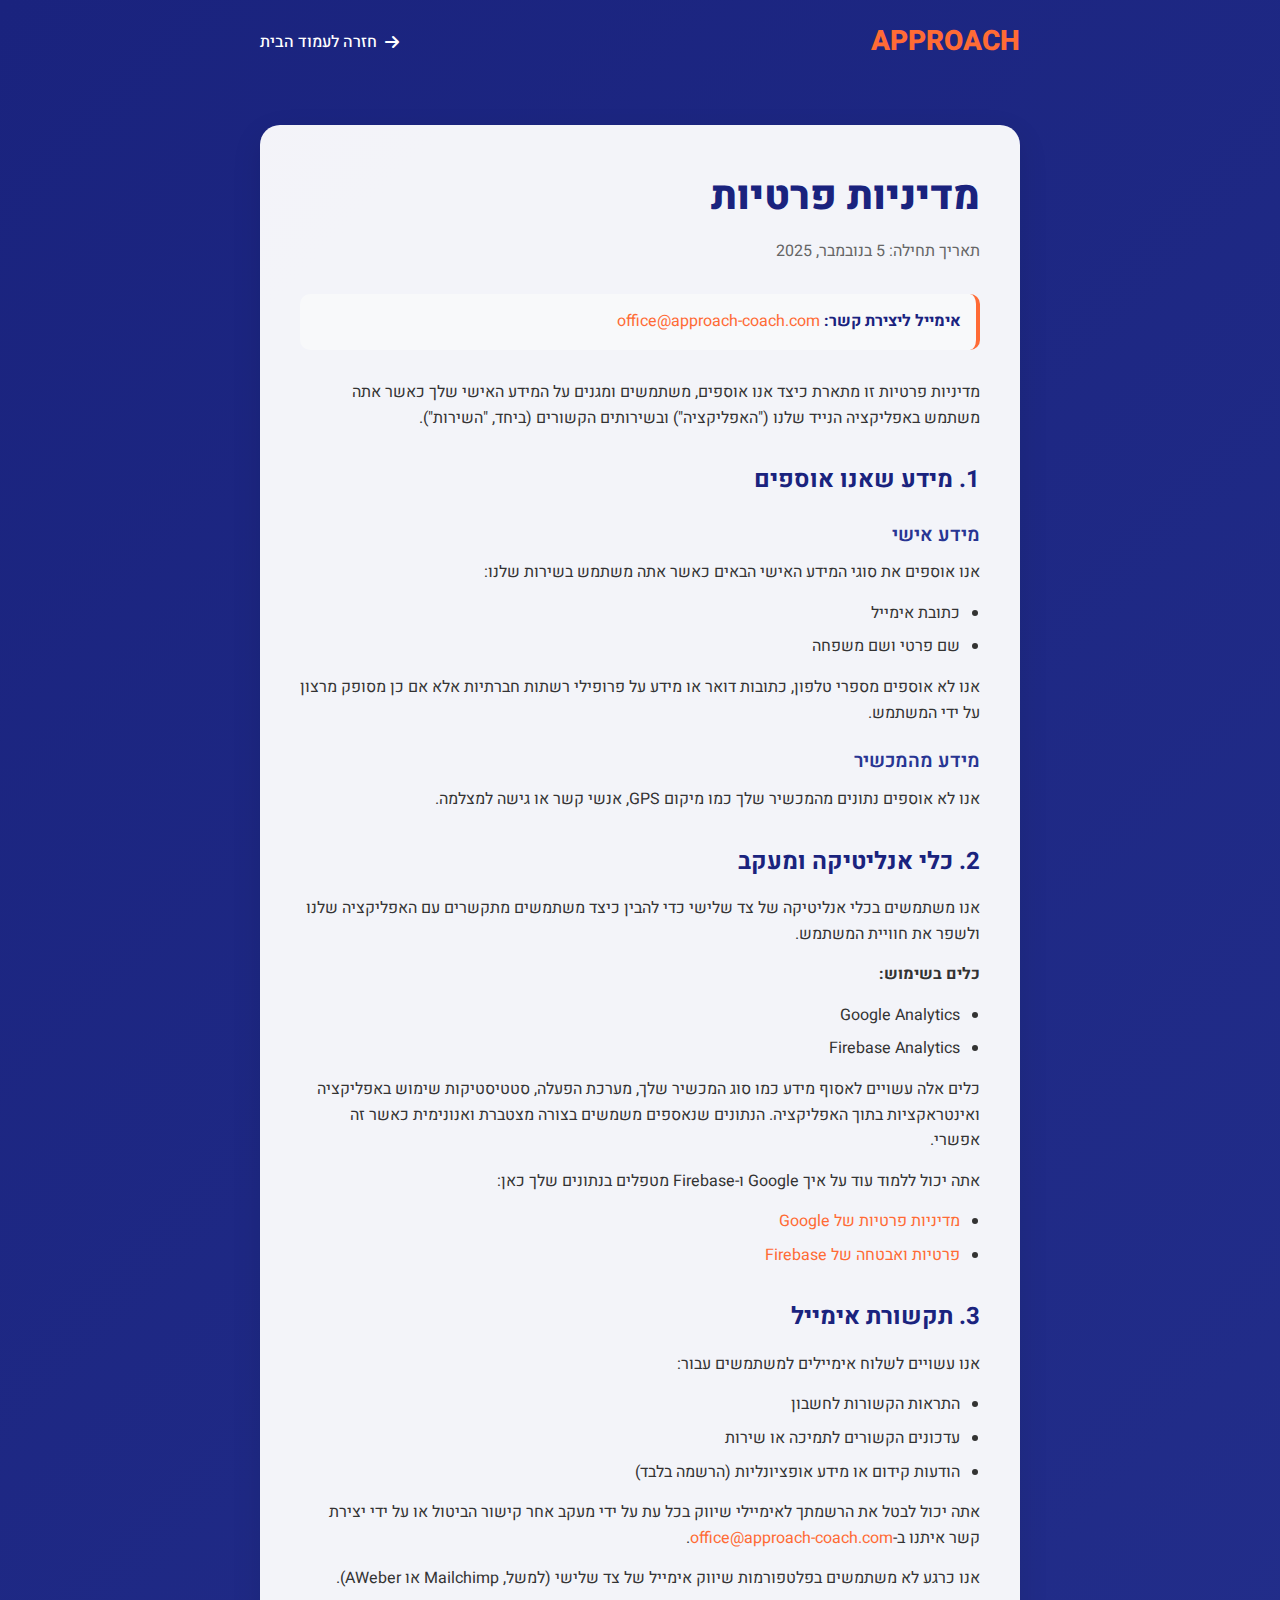
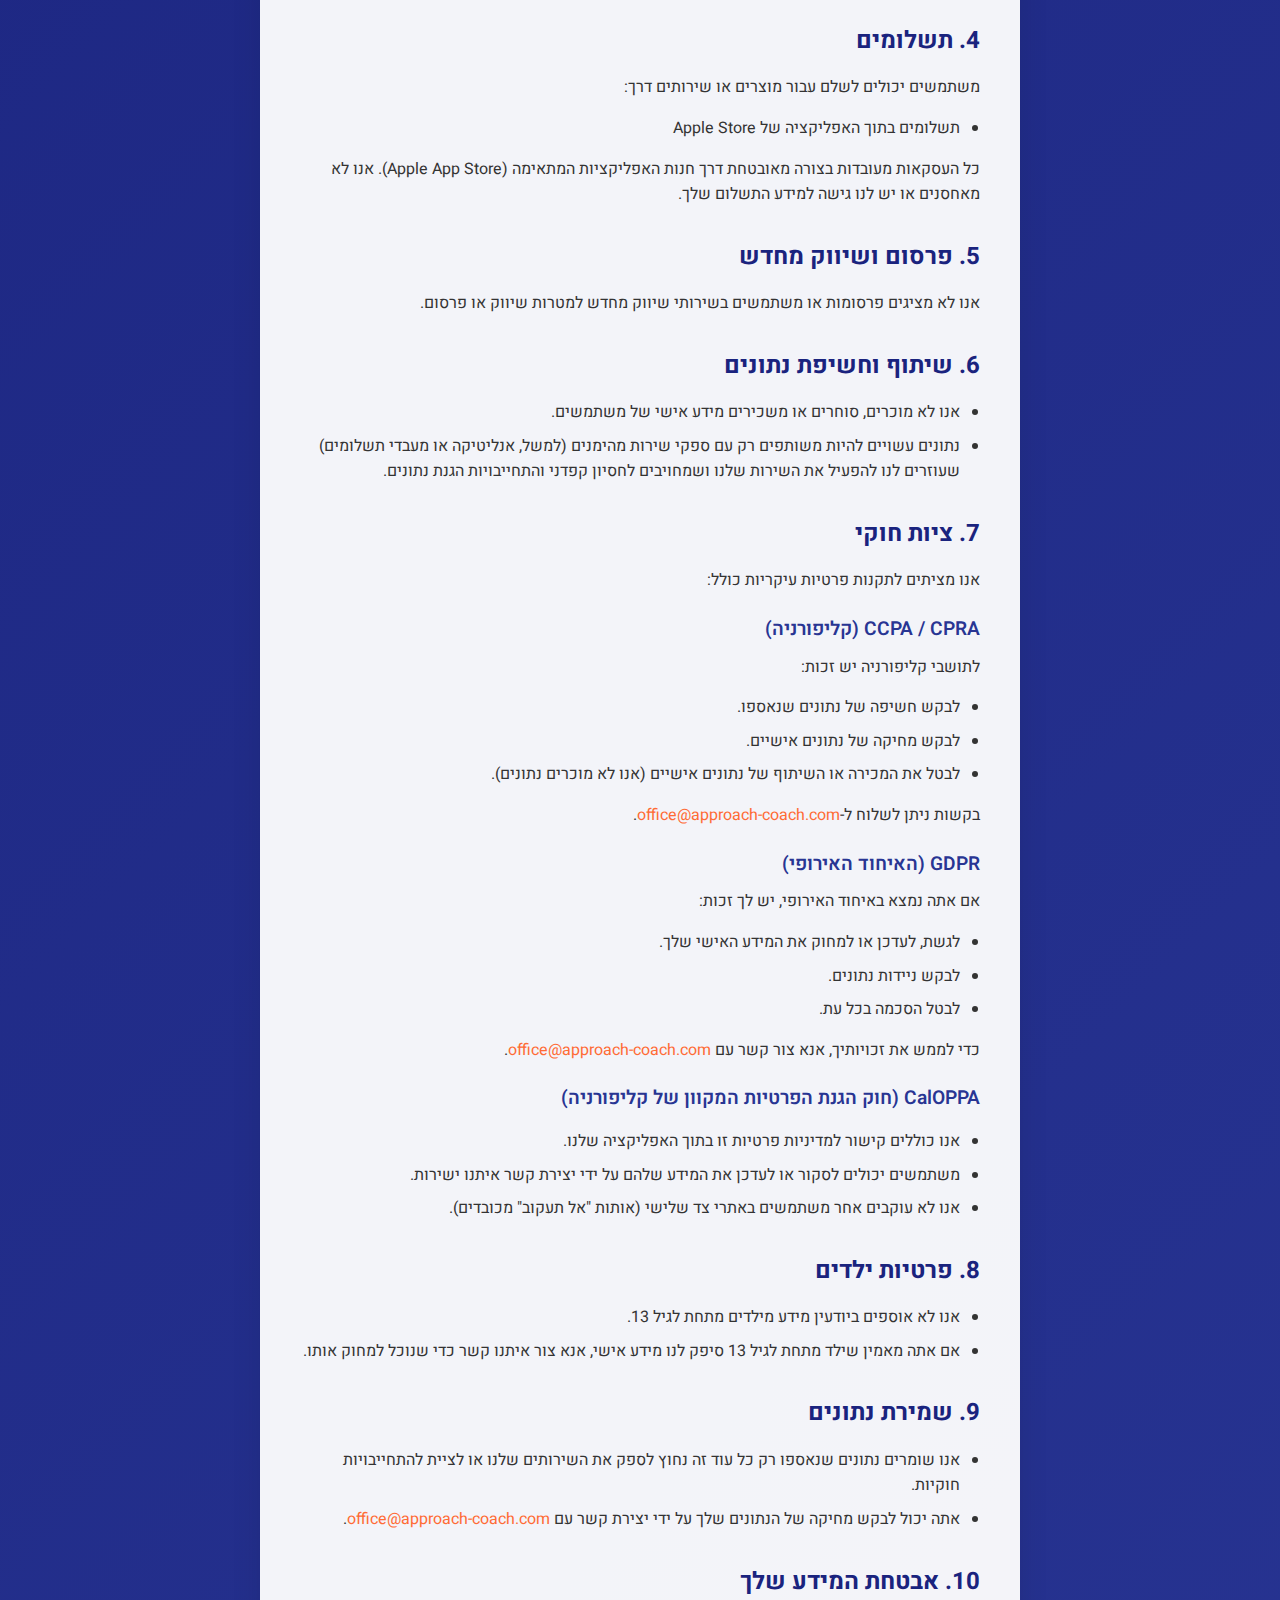
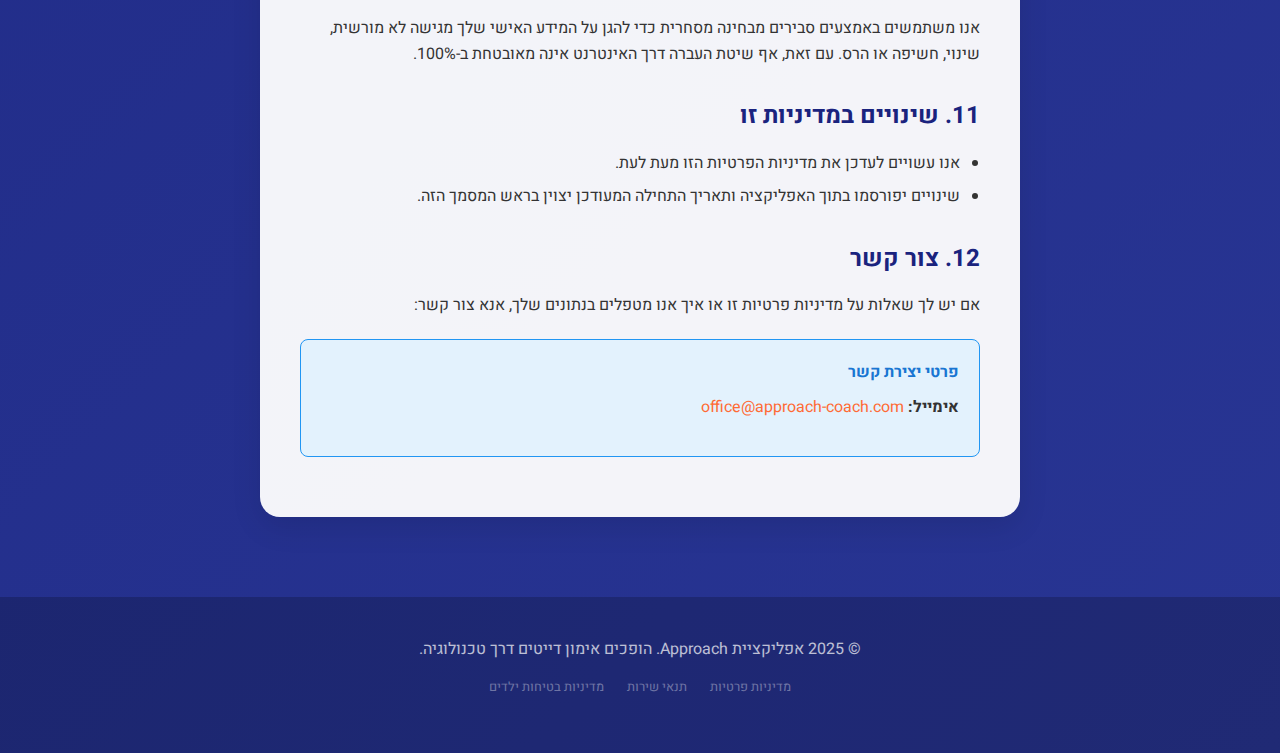
<file: he/privacy-policy.html>
<!DOCTYPE html>
<html lang="he" dir="rtl">

<head>
    <meta charset="UTF-8">
    <meta name="viewport" content="width=device-width, initial-scale=1.0">
    <title>מדיניות פרטיות - Approach Coach</title>
    <meta name="description"
        content="מדיניות פרטיות עבור Approach Coach - למד איך אנחנו אוספים, משתמשים ומגנים על המידע האישי שלך.">
    <meta name="robots" content="index,follow,max-image-preview:large,max-snippet:-1,max-video-preview:-1">

    <!-- Language alternates -->
    <link rel="alternate" hreflang="en" href="https://www.approach-coach.com/privacy-policy.html">
    <link rel="alternate" hreflang="he" href="https://www.approach-coach.com/he/privacy-policy.html">
    <link rel="alternate" hreflang="x-default" href="https://www.approach-coach.com/privacy-policy.html">

    <!-- Canonical URL -->
    <link rel="canonical" href="https://www.approach-coach.com/he/privacy-policy.html">

    <!-- Favicon and Icons -->
    <link rel="icon" type="image/svg+xml" href="../favicon.svg">
    <link rel="icon" type="image/png" sizes="32x32" href="../approach_logo_new.svg">
    <link rel="icon" type="image/png" sizes="16x16" href="../approach_logo_new.svg">
    <link rel="apple-touch-icon" sizes="180x180" href="../approach_logo_new.svg">
    <link rel="manifest" href="../site.webmanifest">
    <meta name="theme-color" content="#4d61f5">

    <!-- Open Graph / Facebook -->
    <meta property="og:type" content="website">
    <meta property="og:url" content="https://www.approach-coach.com/he/privacy-policy.html">
    <meta property="og:title" content="מדיניות פרטיות - Approach Coach">
    <meta property="og:description"
        content="מדיניות פרטיות עבור Approach Coach - למד איך אנחנו אוספים, משתמשים ומגנים על המידע האישי שלך.">
    <meta property="og:image" content="https://www.approach-coach.com/approach_logo_new.svg">
    <meta property="og:locale" content="he_IL">

    <!-- Twitter -->
    <meta property="twitter:card" content="summary_large_image">
    <meta property="twitter:url" content="https://www.approach-coach.com/he/privacy-policy.html">
    <meta property="twitter:title" content="מדיניות פרטיות - Approach Coach">
    <meta property="twitter:description"
        content="מדיניות פרטיות עבור Approach Coach - למד איך אנחנו אוספים, משתמשים ומגנים על המידע האישי שלך.">
    <meta property="twitter:image" content="https://www.approach-coach.com/approach_logo_new.svg">

    <!-- Fonts -->
    <link href="https://fonts.googleapis.com/css2?family=Inter:wght@400;500;600;700;800&display=swap" rel="stylesheet">
    <link href="https://fonts.googleapis.com/css2?family=Heebo:wght@400;500;600;700;800&display=swap" rel="stylesheet">
    <link href="https://cdnjs.cloudflare.com/ajax/libs/font-awesome/6.4.0/css/all.min.css" rel="stylesheet">

    <style>
        * {
            margin: 0;
            padding: 0;
            box-sizing: border-box;
        }

        body {
            font-family: 'Heebo', 'Inter', sans-serif;
            background: linear-gradient(135deg, #1a237e 0%, #283593 100%);
            color: white;
            line-height: 1.6;
            min-height: 100vh;
        }

        .container {
            max-width: 800px;
            margin: 0 auto;
            padding: 0 20px;
        }

        /* Header */
        .header {
            padding: 20px 0;
            position: relative;
            z-index: 100;
        }

        .nav {
            display: flex;
            justify-content: space-between;
            align-items: center;
        }

        .logo {
            font-size: 28px;
            font-weight: 800;
            color: #ff6b35;
            text-decoration: none;
        }

        .back-link {
            color: white;
            text-decoration: none;
            font-weight: 500;
            display: flex;
            align-items: center;
            gap: 8px;
            transition: color 0.3s ease;
        }

        .back-link:hover {
            color: #ff6b35;
        }

        /* Main Content */
        .main-content {
            padding: 40px 0 80px;
        }

        .privacy-content {
            background: rgba(255, 255, 255, 0.95);
            color: #333;
            padding: 40px;
            border-radius: 20px;
            box-shadow: 0 10px 30px rgba(0, 0, 0, 0.1);
        }

        h1 {
            font-size: 2.5rem;
            font-weight: 800;
            margin-bottom: 10px;
            color: #1a237e;
        }

        .effective-date {
            font-size: 1rem;
            color: #666;
            margin-bottom: 30px;
        }

        .contact-email {
            background: #f8f9fa;
            padding: 15px;
            border-radius: 10px;
            margin-bottom: 30px;
            border-right: 4px solid #ff6b35;
        }

        .contact-email strong {
            color: #1a237e;
        }

        h2 {
            font-size: 1.5rem;
            font-weight: 700;
            margin: 30px 0 15px 0;
            color: #1a237e;
        }

        h3 {
            font-size: 1.2rem;
            font-weight: 600;
            margin: 20px 0 10px 0;
            color: #283593;
        }

        p {
            margin-bottom: 15px;
        }

        ul {
            margin: 15px 20px 15px 0;
        }

        li {
            margin-bottom: 8px;
        }

        a {
            color: #ff6b35;
            text-decoration: none;
        }

        a:hover {
            text-decoration: underline;
        }

        .highlight-box {
            background: #e3f2fd;
            border: 1px solid #2196f3;
            border-radius: 8px;
            padding: 20px;
            margin: 20px 0;
        }

        .highlight-box h4 {
            color: #1976d2;
            margin-bottom: 10px;
        }

        /* Footer */
        .footer {
            padding: 40px 0;
            text-align: center;
            background: rgba(0, 0, 0, 0.2);
        }

        .footer p {
            opacity: 0.7;
        }

        /* Responsive Design */
        @media (max-width: 768px) {
            .container {
                padding: 0 15px;
            }

            .privacy-content {
                padding: 25px;
            }

            h1 {
                font-size: 2rem;
            }

            .nav {
                flex-direction: column;
                gap: 15px;
            }
        }
    </style>
</head>

<body>
    <!-- Header -->
    <header class="header">
        <div class="container">
            <nav class="nav">
                <a href="index.html" class="logo">APPROACH</a>
                <a href="index.html" class="back-link">
                    <i class="fas fa-arrow-right"></i>
                    חזרה לעמוד הבית
                </a>
            </nav>
        </div>
    </header>

    <!-- Main Content -->
    <main class="main-content">
        <div class="container">
            <div class="privacy-content">
                <h1>מדיניות פרטיות</h1>
                <p class="effective-date">תאריך תחילה: 5 בנובמבר, 2025</p>

                <div class="contact-email">
                    <strong>אימייל ליצירת קשר:</strong> <a
                        href="mailto:office@approach-coach.com">office@approach-coach.com</a>
                </div>

                <p>מדיניות פרטיות זו מתארת כיצד אנו אוספים, משתמשים ומגנים על המידע האישי שלך כאשר אתה משתמש
                    באפליקציה הנייד שלנו ("האפליקציה") ובשירותים הקשורים (ביחד, "השירות").</p>

                <h2>1. מידע שאנו אוספים</h2>

                <h3>מידע אישי</h3>
                <p>אנו אוספים את סוגי המידע האישי הבאים כאשר אתה משתמש בשירות שלנו:</p>
                <ul>
                    <li>כתובת אימייל</li>
                    <li>שם פרטי ושם משפחה</li>
                </ul>
                <p>אנו לא אוספים מספרי טלפון, כתובות דואר או מידע על פרופילי רשתות חברתיות אלא אם כן מסופק
                    מרצון על ידי המשתמש.</p>

                <h3>מידע מהמכשיר</h3>
                <p>אנו לא אוספים נתונים מהמכשיר שלך כמו מיקום GPS, אנשי קשר או גישה למצלמה.</p>

                <h2>2. כלי אנליטיקה ומעקב</h2>
                <p>אנו משתמשים בכלי אנליטיקה של צד שלישי כדי להבין כיצד משתמשים מתקשרים עם האפליקציה שלנו ולשפר את
                    חוויית המשתמש.</p>

                <p><strong>כלים בשימוש:</strong></p>
                <ul>
                    <li>Google Analytics</li>
                    <li>Firebase Analytics</li>
                </ul>

                <p>כלים אלה עשויים לאסוף מידע כמו סוג המכשיר שלך, מערכת הפעלה, סטטיסטיקות שימוש באפליקציה
                    ואינטראקציות בתוך האפליקציה. הנתונים שנאספים משמשים בצורה מצטברת ואנונימית כאשר זה אפשרי.</p>

                <p>אתה יכול ללמוד עוד על איך Google ו-Firebase מטפלים בנתונים שלך כאן:</p>
                <ul>
                    <li><a href="https://policies.google.com/privacy" target="_blank">מדיניות פרטיות של Google</a></li>
                    <li><a href="https://firebase.google.com/support/privacy" target="_blank">פרטיות ואבטחה של
                            Firebase</a></li>
                </ul>

                <h2>3. תקשורת אימייל</h2>
                <p>אנו עשויים לשלוח אימיילים למשתמשים עבור:</p>
                <ul>
                    <li>התראות הקשורות לחשבון</li>
                    <li>עדכונים הקשורים לתמיכה או שירות</li>
                    <li>הודעות קידום או מידע אופציונליות (הרשמה בלבד)</li>
                </ul>

                <p>אתה יכול לבטל את הרשמתך לאימיילי שיווק בכל עת על ידי מעקב אחר קישור הביטול או על ידי יצירת קשר
                    איתנו ב-<a href="mailto:office@approach-coach.com">office@approach-coach.com</a>.</p>

                <p>אנו כרגע לא משתמשים בפלטפורמות שיווק אימייל של צד שלישי (למשל, Mailchimp או AWeber).</p>

                <h2>4. תשלומים</h2>
                <p>משתמשים יכולים לשלם עבור מוצרים או שירותים דרך:</p>
                <ul>
                    <li>תשלומים בתוך האפליקציה של Apple Store</li>
                </ul>

                <p>כל העסקאות מעובדות בצורה מאובטחת דרך חנות האפליקציות המתאימה (Apple App Store). אנו לא מאחסנים
                    או יש לנו גישה למידע התשלום שלך.</p>

                <h2>5. פרסום ושיווק מחדש</h2>
                <p>אנו לא מציגים פרסומות או משתמשים בשירותי שיווק מחדש למטרות שיווק או פרסום.</p>

                <h2>6. שיתוף וחשיפת נתונים</h2>
                <ul>
                    <li>אנו לא מוכרים, סוחרים או משכירים מידע אישי של משתמשים.</li>
                    <li>נתונים עשויים להיות משותפים רק עם ספקי שירות מהימנים (למשל, אנליטיקה או מעבדי תשלומים)
                        שעוזרים לנו להפעיל את השירות שלנו ושמחויבים לחסיון קפדני והתחייבויות הגנת נתונים.</li>
                </ul>

                <h2>7. ציות חוקי</h2>
                <p>אנו מציתים לתקנות פרטיות עיקריות כולל:</p>

                <h3>CCPA / CPRA (קליפורניה)</h3>
                <p>לתושבי קליפורניה יש זכות:</p>
                <ul>
                    <li>לבקש חשיפה של נתונים שנאספו.</li>
                    <li>לבקש מחיקה של נתונים אישיים.</li>
                    <li>לבטל את המכירה או השיתוף של נתונים אישיים (אנו לא מוכרים נתונים).</li>
                </ul>
                <p>בקשות ניתן לשלוח ל-<a href="mailto:office@approach-coach.com">office@approach-coach.com</a>.</p>

                <h3>GDPR (האיחוד האירופי)</h3>
                <p>אם אתה נמצא באיחוד האירופי, יש לך זכות:</p>
                <ul>
                    <li>לגשת, לעדכן או למחוק את המידע האישי שלך.</li>
                    <li>לבקש ניידות נתונים.</li>
                    <li>לבטל הסכמה בכל עת.</li>
                </ul>
                <p>כדי לממש את זכויותיך, אנא צור קשר עם <a
                        href="mailto:office@approach-coach.com">office@approach-coach.com</a>.</p>

                <h3>CalOPPA (חוק הגנת הפרטיות המקוון של קליפורניה)</h3>
                <ul>
                    <li>אנו כוללים קישור למדיניות פרטיות זו בתוך האפליקציה שלנו.</li>
                    <li>משתמשים יכולים לסקור או לעדכן את המידע שלהם על ידי יצירת קשר איתנו ישירות.</li>
                    <li>אנו לא עוקבים אחר משתמשים באתרי צד שלישי (אותות "אל תעקוב" מכובדים).</li>
                </ul>

                <h2>8. פרטיות ילדים</h2>
                <ul>
                    <li>אנו לא אוספים ביודעין מידע מילדים מתחת לגיל 13.</li>
                    <li>אם אתה מאמין שילד מתחת לגיל 13 סיפק לנו מידע אישי, אנא צור איתנו קשר כדי שנוכל למחוק אותו.</li>
                </ul>

                <h2>9. שמירת נתונים</h2>
                <ul>
                    <li>אנו שומרים נתונים שנאספו רק כל עוד זה נחוץ לספק את השירותים שלנו או לציית להתחייבויות חוקיות.
                    </li>
                    <li>אתה יכול לבקש מחיקה של הנתונים שלך על ידי יצירת קשר עם <a
                            href="mailto:office@approach-coach.com">office@approach-coach.com</a>.</li>
                </ul>

                <h2>10. אבטחת המידע שלך</h2>
                <p>אנו משתמשים באמצעים סבירים מבחינה מסחרית כדי להגן על המידע האישי שלך מגישה לא מורשית, שינוי,
                    חשיפה או הרס. עם זאת, אף שיטת העברה דרך האינטרנט אינה מאובטחת ב-100%.</p>

                <h2>11. שינויים במדיניות זו</h2>
                <ul>
                    <li>אנו עשויים לעדכן את מדיניות הפרטיות הזו מעת לעת.</li>
                    <li>שינויים יפורסמו בתוך האפליקציה ותאריך התחילה המעודכן יצוין בראש המסמך הזה.</li>
                </ul>

                <h2>12. צור קשר</h2>
                <p>אם יש לך שאלות על מדיניות פרטיות זו או איך אנו מטפלים בנתונים שלך, אנא צור קשר:</p>

                <div class="highlight-box">
                    <h4>פרטי יצירת קשר</h4>
                    <p><strong>אימייל:</strong> <a href="mailto:office@approach-coach.com">office@approach-coach.com</a></p>
                </div>
            </div>
        </div>
    </main>

    <!-- Footer -->
    <footer class="footer">
        <div class="container">
            <p>&copy; 2025 אפליקציית Approach. הופכים אימון דייטים דרך טכנולוגיה.</p>
            <p style="margin-top: 10px; font-size: 0.8rem; opacity: 0.6;">
                <a href="/he/privacy-policy.html"
                    style="color: rgba(255, 255, 255, 0.6); text-decoration: none; margin-left: 20px;">מדיניות
                    פרטיות</a>
                <a href="/he/terms-of-service.html"
                    style="color: rgba(255, 255, 255, 0.6); text-decoration: none; margin-left: 20px;">תנאי שירות</a>
                <a href="/he/child-safety-policy.html"
                    style="color: rgba(255, 255, 255, 0.6); text-decoration: none;">מדיניות בטיחות ילדים</a>
            </p>
        </div>
    </footer>
</body>

</html>
</file>
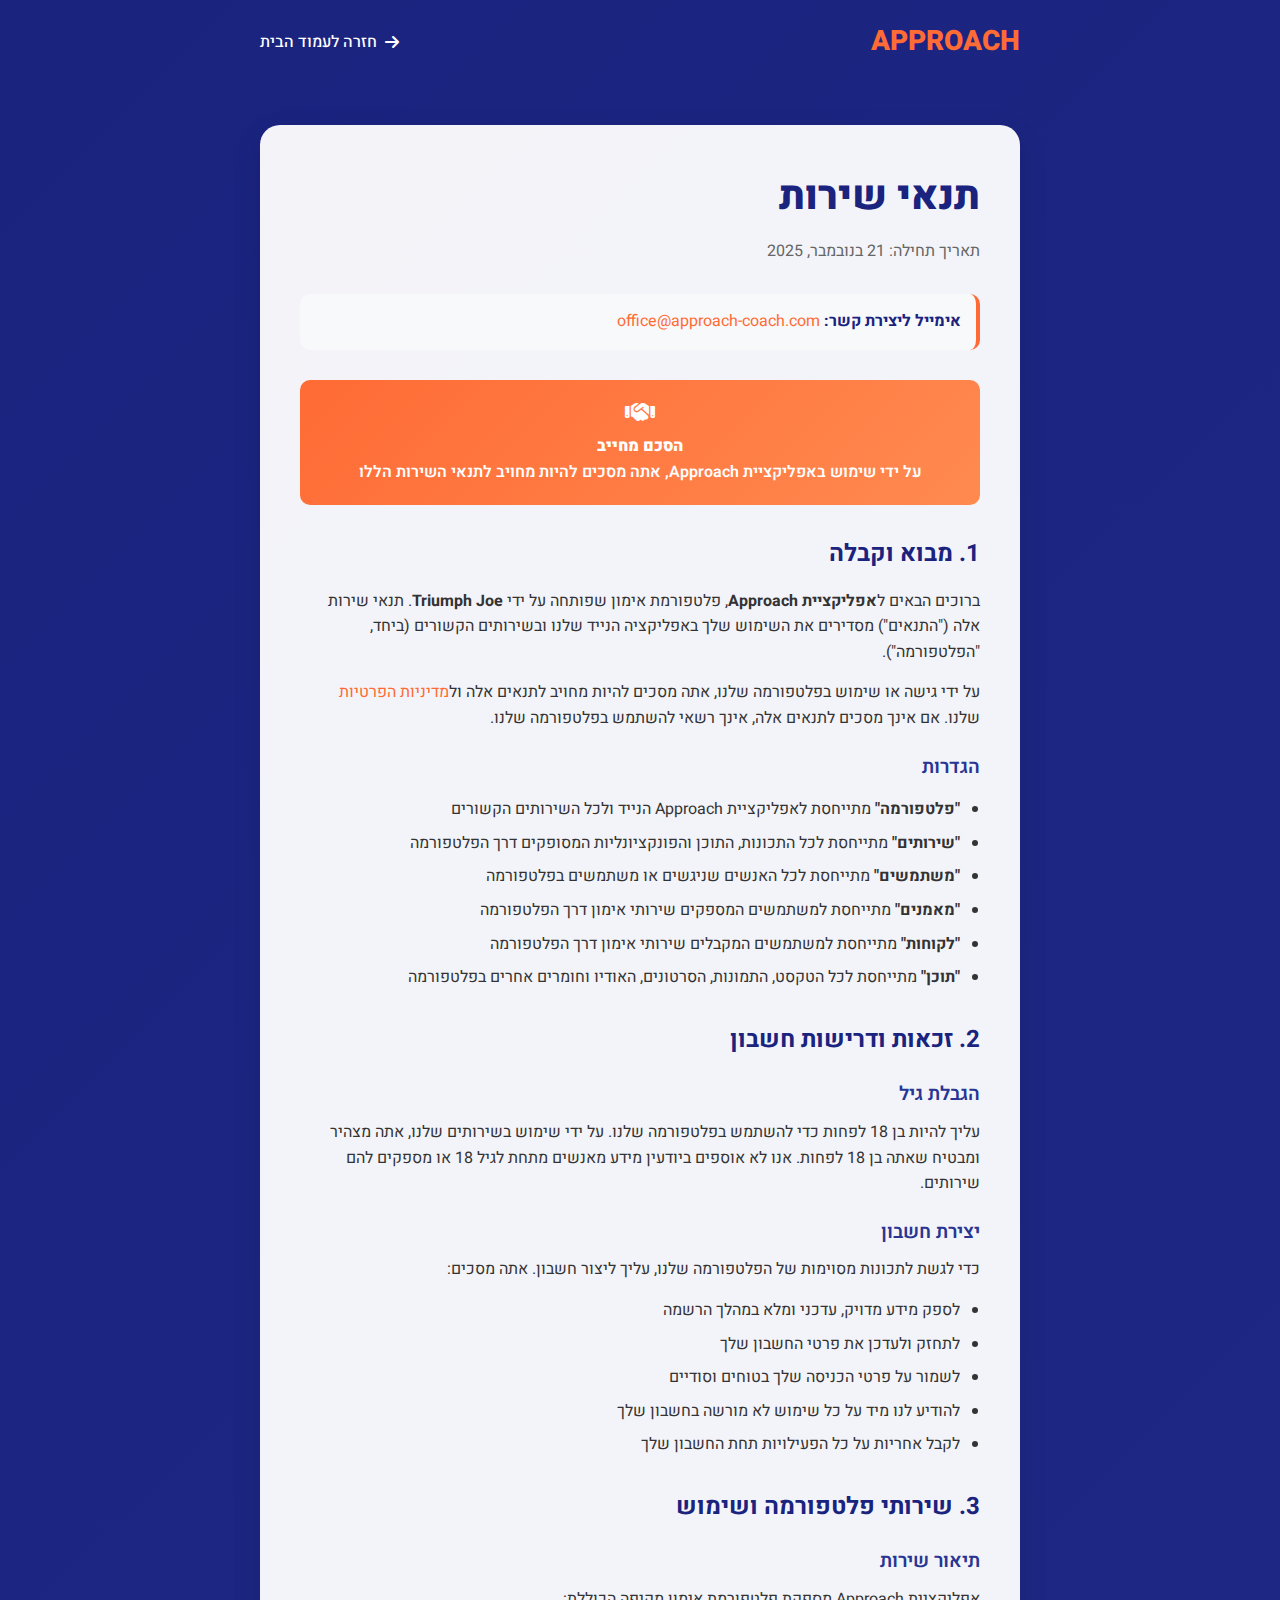
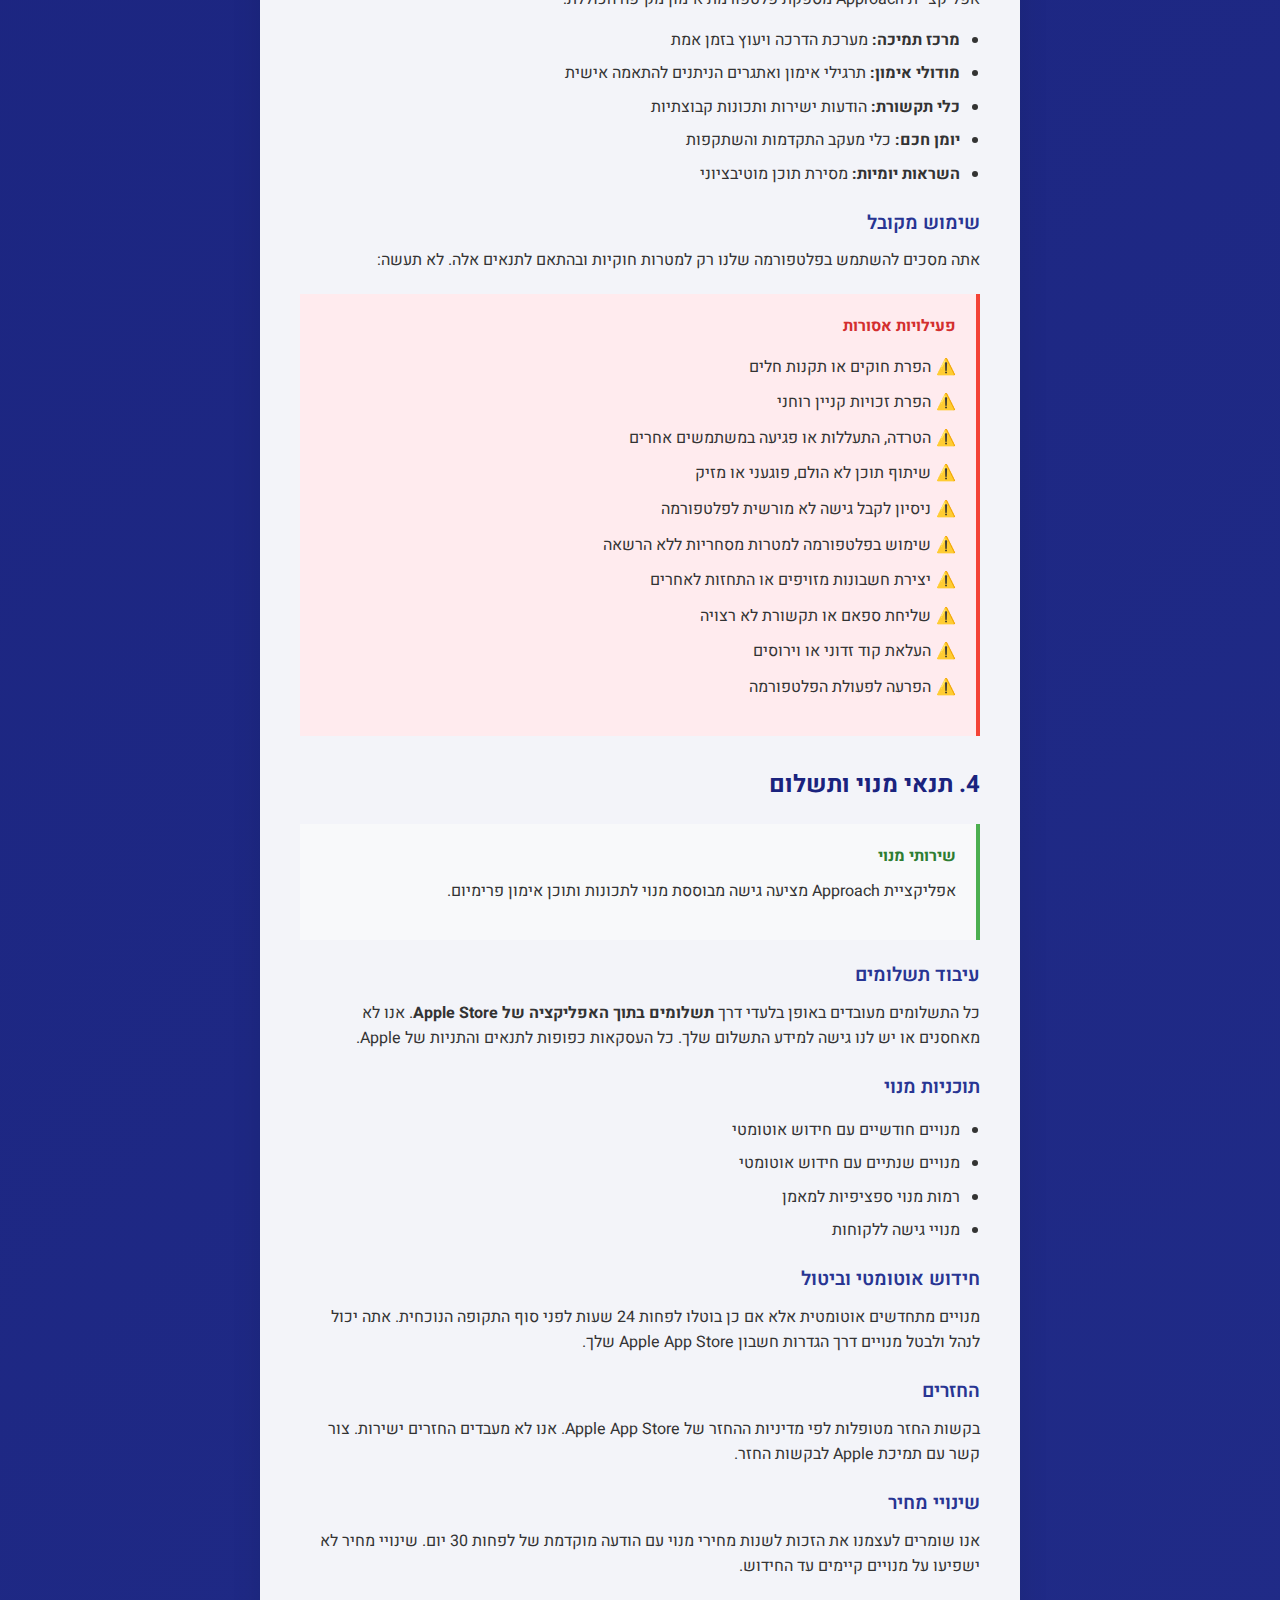
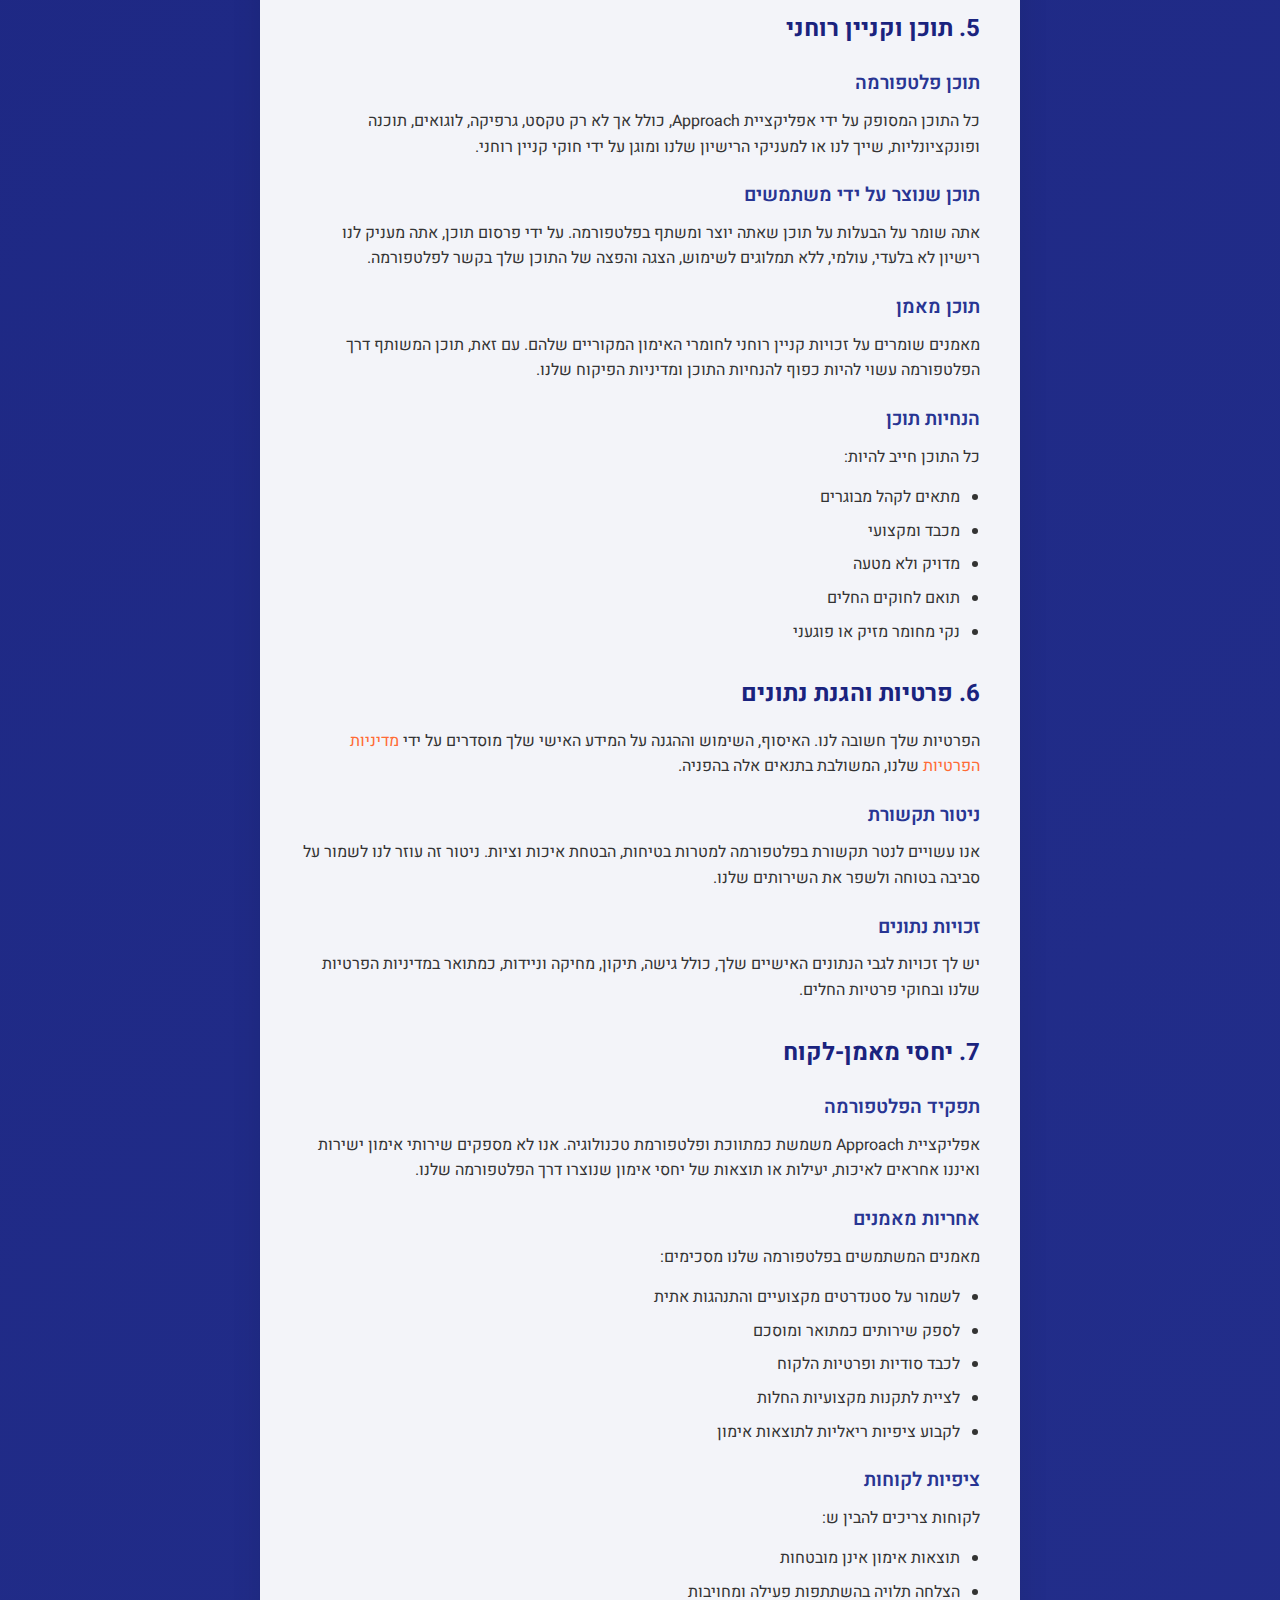
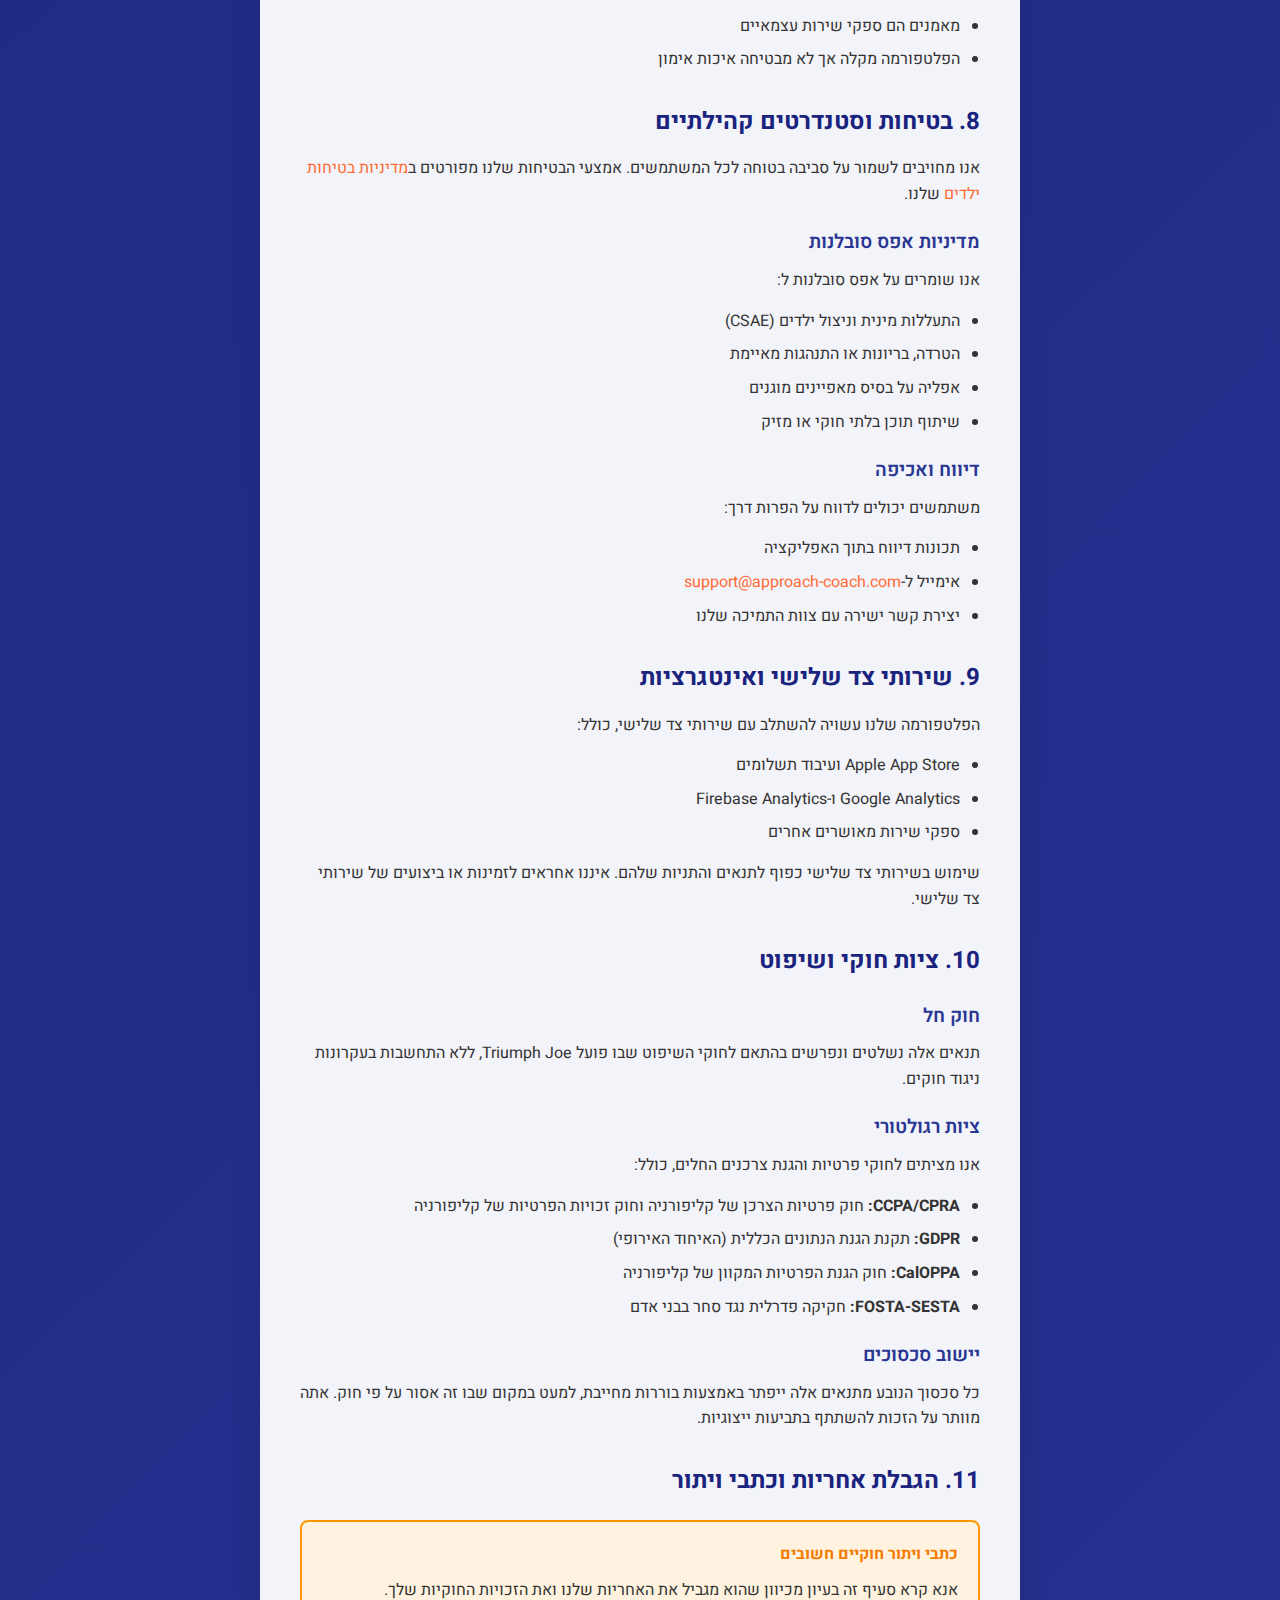
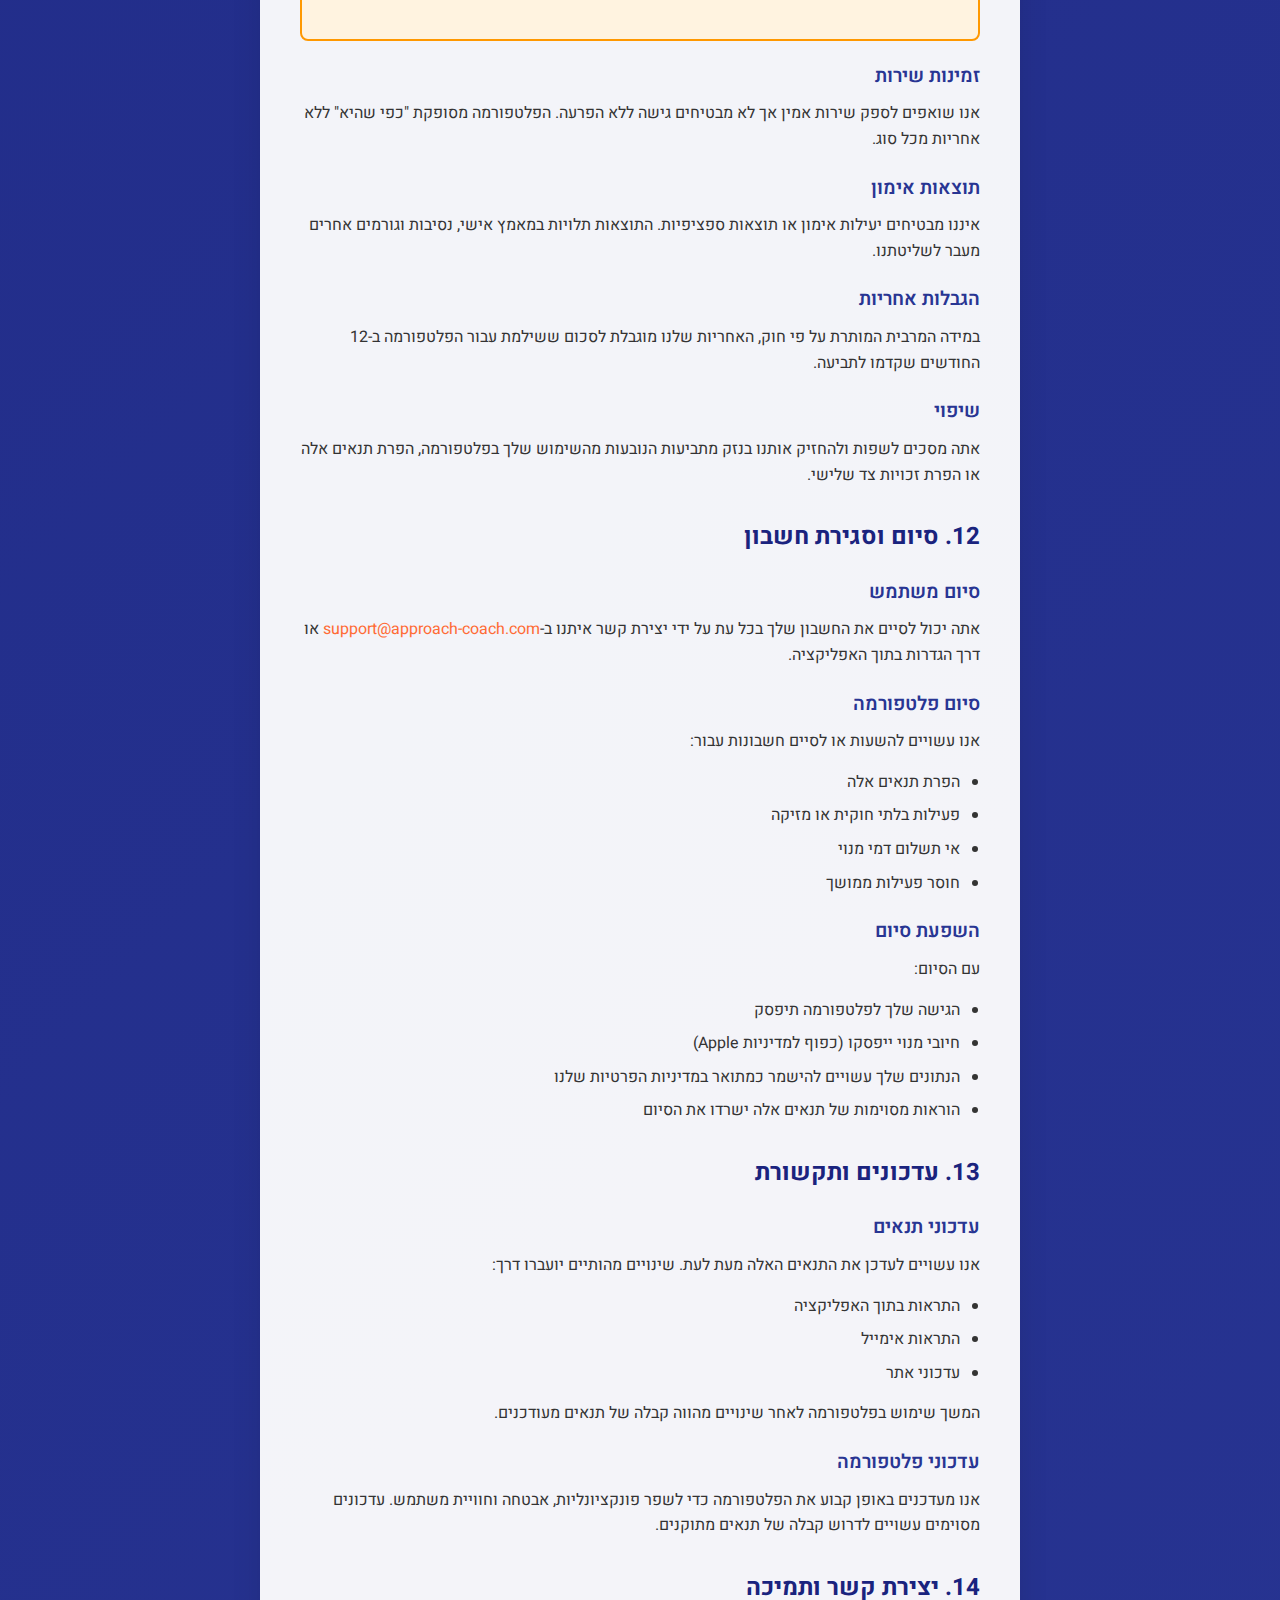
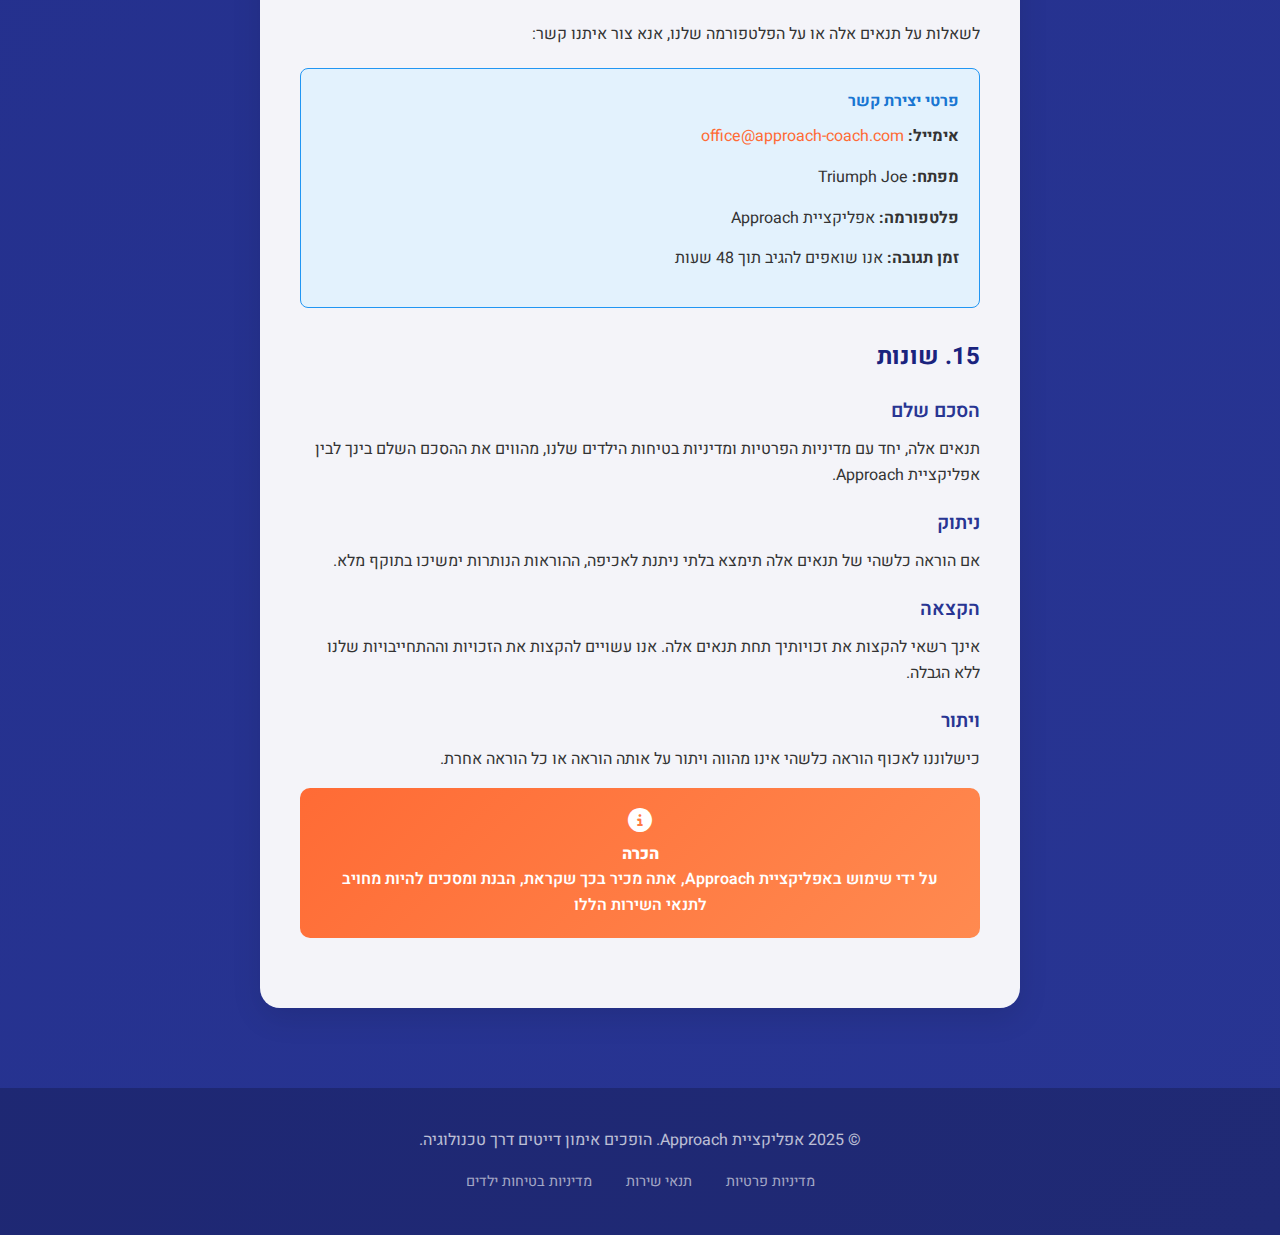
<file: he/terms-of-service.html>
<!DOCTYPE html>
<html lang="he" dir="rtl">

<head>
    <meta charset="UTF-8">
    <meta name="viewport" content="width=device-width, initial-scale=1.0">
    <title>תנאי שירות - Approach Coach</title>
    <meta name="description"
        content="תנאי שירות עבור Approach Coach - תנאים מקיפים המכסים שימוש בפלטפורמה, מנויים, שירותי אימון וציות חוקי.">
    <meta name="robots" content="index,follow,max-image-preview:large,max-snippet:-1,max-video-preview:-1">

    <!-- Language alternates -->
    <link rel="alternate" hreflang="en" href="https://www.approach-coach.com/terms-of-service.html">
    <link rel="alternate" hreflang="he" href="https://www.approach-coach.com/he/terms-of-service.html">
    <link rel="alternate" hreflang="x-default" href="https://www.approach-coach.com/terms-of-service.html">

    <!-- Canonical URL -->
    <link rel="canonical" href="https://www.approach-coach.com/he/terms-of-service.html">

    <!-- Favicon and Icons -->
    <link rel="icon" type="image/svg+xml" href="../favicon.svg">
    <link rel="icon" type="image/png" sizes="32x32" href="../approach_logo_new.svg">
    <link rel="icon" type="image/png" sizes="16x16" href="../approach_logo_new.svg">
    <link rel="apple-touch-icon" sizes="180x180" href="../approach_logo_new.svg">
    <link rel="manifest" href="../site.webmanifest">
    <meta name="theme-color" content="#4d61f5">

    <!-- Open Graph / Facebook -->
    <meta property="og:type" content="website">
    <meta property="og:url" content="https://www.approach-coach.com/he/terms-of-service.html">
    <meta property="og:title" content="תנאי שירות - Approach Coach">
    <meta property="og:description"
        content="תנאי שירות עבור Approach Coach - תנאים מקיפים המכסים שימוש בפלטפורמה, מנויים, שירותי אימון וציות חוקי.">
    <meta property="og:image" content="https://www.approach-coach.com/approach_logo_new.svg">
    <meta property="og:locale" content="he_IL">

    <!-- Twitter -->
    <meta property="twitter:card" content="summary_large_image">
    <meta property="twitter:url" content="https://www.approach-coach.com/he/terms-of-service.html">
    <meta property="twitter:title" content="תנאי שירות - Approach Coach">
    <meta property="twitter:description"
        content="תנאי שירות עבור Approach Coach - תנאים מקיפים המכסים שימוש בפלטפורמה, מנויים, שירותי אימון וציות חוקי.">
    <meta property="twitter:image" content="https://www.approach-coach.com/approach_logo_new.svg">

    <!-- Fonts -->
    <link href="https://fonts.googleapis.com/css2?family=Inter:wght@400;500;600;700;800&display=swap" rel="stylesheet">
    <link href="https://fonts.googleapis.com/css2?family=Heebo:wght@400;500;600;700;800&display=swap" rel="stylesheet">
    <link href="https://cdnjs.cloudflare.com/ajax/libs/font-awesome/6.4.0/css/all.min.css" rel="stylesheet">

    <style>
        * {
            margin: 0;
            padding: 0;
            box-sizing: border-box;
        }

        body {
            font-family: 'Heebo', 'Inter', sans-serif;
            background: linear-gradient(135deg, #1a237e 0%, #283593 100%);
            color: white;
            line-height: 1.6;
            min-height: 100vh;
        }

        .container {
            max-width: 800px;
            margin: 0 auto;
            padding: 0 20px;
        }

        /* Header */
        .header {
            padding: 20px 0;
            position: relative;
            z-index: 100;
        }

        .nav {
            display: flex;
            justify-content: space-between;
            align-items: center;
        }

        .logo {
            font-size: 28px;
            font-weight: 800;
            color: #ff6b35;
            text-decoration: none;
        }

        .back-link {
            color: white;
            text-decoration: none;
            font-weight: 500;
            display: flex;
            align-items: center;
            gap: 8px;
            transition: color 0.3s ease;
        }

        .back-link:hover {
            color: #ff6b35;
        }

        /* Main Content */
        .main-content {
            padding: 40px 0 80px;
        }

        .terms-content {
            background: rgba(255, 255, 255, 0.95);
            color: #333;
            padding: 40px;
            border-radius: 20px;
            box-shadow: 0 10px 30px rgba(0, 0, 0, 0.1);
        }

        h1 {
            font-size: 2.5rem;
            font-weight: 800;
            margin-bottom: 10px;
            color: #1a237e;
        }

        .effective-date {
            font-size: 1rem;
            color: #666;
            margin-bottom: 30px;
        }

        .contact-email {
            background: #f8f9fa;
            padding: 15px;
            border-radius: 10px;
            margin-bottom: 30px;
            border-right: 4px solid #ff6b35;
        }

        .contact-email strong {
            color: #1a237e;
        }

        .important-notice {
            background: linear-gradient(135deg, #ff6b35 0%, #ff8a50 100%);
            color: white;
            padding: 20px;
            border-radius: 10px;
            margin-bottom: 30px;
            text-align: center;
            font-weight: 600;
        }

        .important-notice i {
            font-size: 1.5rem;
            margin-bottom: 10px;
            display: block;
        }

        h2 {
            font-size: 1.5rem;
            font-weight: 700;
            margin: 30px 0 15px 0;
            color: #1a237e;
        }

        h3 {
            font-size: 1.2rem;
            font-weight: 600;
            margin: 20px 0 10px 0;
            color: #283593;
        }

        p {
            margin-bottom: 15px;
        }

        ul {
            margin: 15px 20px 15px 0;
        }

        li {
            margin-bottom: 8px;
        }

        a {
            color: #ff6b35;
            text-decoration: none;
        }

        a:hover {
            text-decoration: underline;
        }

        .highlight-box {
            background: #e3f2fd;
            border: 1px solid #2196f3;
            border-radius: 8px;
            padding: 20px;
            margin: 20px 0;
        }

        .highlight-box h4 {
            color: #1976d2;
            margin-bottom: 10px;
        }

        .warning-box {
            background: #fff3e0;
            border: 2px solid #ff9800;
            border-radius: 8px;
            padding: 20px;
            margin: 20px 0;
        }

        .warning-box h4 {
            color: #f57c00;
            margin-bottom: 10px;
        }

        .subscription-info {
            background: #f8f9fa;
            border-right: 4px solid #4caf50;
            padding: 20px;
            margin: 20px 0;
        }

        .subscription-info h4 {
            color: #2e7d32;
            margin-bottom: 10px;
        }

        .prohibited-list {
            background: #ffebee;
            border-right: 4px solid #f44336;
            padding: 20px;
            margin: 20px 0;
        }

        .prohibited-list h4 {
            color: #d32f2f;
            margin-bottom: 15px;
        }

        .prohibited-list ul {
            margin-right: 0;
            list-style: none;
        }

        .prohibited-list li {
            position: relative;
            padding-right: 25px;
            margin-bottom: 10px;
        }

        .prohibited-list li::before {
            content: "⚠️";
            position: absolute;
            right: 0;
            top: 0;
        }

        /* Footer */
        .footer {
            padding: 40px 0;
            text-align: center;
            background: rgba(0, 0, 0, 0.2);
        }

        .footer p {
            opacity: 0.7;
        }

        .footer-links {
            margin-top: 15px;
        }

        .footer-links a {
            color: rgba(255, 255, 255, 0.6);
            text-decoration: none;
            margin: 0 15px;
            font-size: 0.9rem;
        }

        .footer-links a:hover {
            color: #ff6b35;
            text-decoration: underline;
        }

        /* Responsive Design */
        @media (max-width: 768px) {
            .container {
                padding: 0 15px;
            }

            .terms-content {
                padding: 25px;
            }

            h1 {
                font-size: 2rem;
            }

            .nav {
                flex-direction: column;
                gap: 15px;
            }

            .footer-links a {
                display: block;
                margin: 5px 0;
            }
        }
    </style>
</head>

<body>
    <!-- Header -->
    <header class="header">
        <div class="container">
            <nav class="nav">
                <a href="index.html" class="logo">APPROACH</a>
                <a href="index.html" class="back-link">
                    <i class="fas fa-arrow-right"></i>
                    חזרה לעמוד הבית
                </a>
            </nav>
        </div>
    </header>

    <!-- Main Content -->
    <main class="main-content">
        <div class="container">
            <div class="terms-content">
                <h1>תנאי שירות</h1>
                <p class="effective-date">תאריך תחילה: 21 בנובמבר, 2025</p>

                <div class="contact-email">
                    <strong>אימייל ליצירת קשר:</strong> <a
                        href="mailto:office@approach-coach.com">office@approach-coach.com</a>
                </div>

                <div class="important-notice">
                    <i class="fas fa-handshake"></i>
                    <strong>הסכם מחייב</strong><br>
                    על ידי שימוש באפליקציית Approach, אתה מסכים להיות מחויב לתנאי השירות הללו
                </div>

                <h2>1. מבוא וקבלה</h2>
                <p>ברוכים הבאים ל<strong>אפליקציית Approach</strong>, פלטפורמת אימון שפותחה על ידי <strong>Triumph
                        Joe</strong>. תנאי שירות אלה ("התנאים") מסדירים את השימוש שלך באפליקציה הנייד שלנו ובשירותים
                    הקשורים (ביחד, "הפלטפורמה").</p>

                <p>על ידי גישה או שימוש בפלטפורמה שלנו, אתה מסכים להיות מחויב לתנאים אלה ול<a
                        href="/he/privacy-policy.html">מדיניות הפרטיות</a> שלנו. אם אינך מסכים לתנאים אלה, אינך רשאי
                    להשתמש
                    בפלטפורמה שלנו.</p>

                <h3>הגדרות</h3>
                <ul>
                    <li><strong>"פלטפורמה"</strong> מתייחסת לאפליקציית Approach הנייד ולכל השירותים הקשורים</li>
                    <li><strong>"שירותים"</strong> מתייחסת לכל התכונות, התוכן והפונקציונליות המסופקים דרך הפלטפורמה</li>
                    <li><strong>"משתמשים"</strong> מתייחסת לכל האנשים שניגשים או משתמשים בפלטפורמה</li>
                    <li><strong>"מאמנים"</strong> מתייחסת למשתמשים המספקים שירותי אימון דרך הפלטפורמה</li>
                    <li><strong>"לקוחות"</strong> מתייחסת למשתמשים המקבלים שירותי אימון דרך הפלטפורמה</li>
                    <li><strong>"תוכן"</strong> מתייחסת לכל הטקסט, התמונות, הסרטונים, האודיו וחומרים אחרים בפלטפורמה
                    </li>
                </ul>

                <h2>2. זכאות ודרישות חשבון</h2>

                <h3>הגבלת גיל</h3>
                <p>עליך להיות בן 18 לפחות כדי להשתמש בפלטפורמה שלנו. על ידי שימוש בשירותים שלנו, אתה מצהיר ומבטיח שאתה
                    בן 18 לפחות. אנו לא אוספים ביודעין מידע מאנשים מתחת לגיל 18 או מספקים להם שירותים.</p>

                <h3>יצירת חשבון</h3>
                <p>כדי לגשת לתכונות מסוימות של הפלטפורמה שלנו, עליך ליצור חשבון. אתה מסכים:</p>
                <ul>
                    <li>לספק מידע מדויק, עדכני ומלא במהלך הרשמה</li>
                    <li>לתחזק ולעדכן את פרטי החשבון שלך</li>
                    <li>לשמור על פרטי הכניסה שלך בטוחים וסודיים</li>
                    <li>להודיע לנו מיד על כל שימוש לא מורשה בחשבון שלך</li>
                    <li>לקבל אחריות על כל הפעילויות תחת החשבון שלך</li>
                </ul>

                <h2>3. שירותי פלטפורמה ושימוש</h2>

                <h3>תיאור שירות</h3>
                <p>אפליקציית Approach מספקת פלטפורמת אימון מקיפה הכוללת:</p>
                <ul>
                    <li><strong>מרכז תמיכה:</strong> מערכת הדרכה ויעוץ בזמן אמת</li>
                    <li><strong>מודולי אימון:</strong> תרגילי אימון ואתגרים הניתנים להתאמה אישית</li>
                    <li><strong>כלי תקשורת:</strong> הודעות ישירות ותכונות קבוצתיות</li>
                    <li><strong>יומן חכם:</strong> כלי מעקב התקדמות והשתקפות</li>
                    <li><strong>השראות יומיות:</strong> מסירת תוכן מוטיבציוני</li>
                </ul>

                <h3>שימוש מקובל</h3>
                <p>אתה מסכים להשתמש בפלטפורמה שלנו רק למטרות חוקיות ובהתאם לתנאים אלה. לא תעשה:</p>

                <div class="prohibited-list">
                    <h4>פעילויות אסורות</h4>
                    <ul>
                        <li>הפרת חוקים או תקנות חלים</li>
                        <li>הפרת זכויות קניין רוחני</li>
                        <li>הטרדה, התעללות או פגיעה במשתמשים אחרים</li>
                        <li>שיתוף תוכן לא הולם, פוגעני או מזיק</li>
                        <li>ניסיון לקבל גישה לא מורשית לפלטפורמה</li>
                        <li>שימוש בפלטפורמה למטרות מסחריות ללא הרשאה</li>
                        <li>יצירת חשבונות מזויפים או התחזות לאחרים</li>
                        <li>שליחת ספאם או תקשורת לא רצויה</li>
                        <li>העלאת קוד זדוני או וירוסים</li>
                        <li>הפרעה לפעולת הפלטפורמה</li>
                    </ul>
                </div>

                <h2>4. תנאי מנוי ותשלום</h2>

                <div class="subscription-info">
                    <h4>שירותי מנוי</h4>
                    <p>אפליקציית Approach מציעה גישה מבוססת מנוי לתכונות ותוכן אימון פרימיום.</p>
                </div>

                <h3>עיבוד תשלומים</h3>
                <p>כל התשלומים מעובדים באופן בלעדי דרך <strong>תשלומים בתוך האפליקציה של Apple Store</strong>. אנו לא
                    מאחסנים או יש לנו גישה למידע התשלום שלך. כל העסקאות כפופות לתנאים והתניות של Apple.</p>

                <h3>תוכניות מנוי</h3>
                <ul>
                    <li>מנויים חודשיים עם חידוש אוטומטי</li>
                    <li>מנויים שנתיים עם חידוש אוטומטי</li>
                    <li>רמות מנוי ספציפיות למאמן</li>
                    <li>מנויי גישה ללקוחות</li>
                </ul>

                <h3>חידוש אוטומטי וביטול</h3>
                <p>מנויים מתחדשים אוטומטית אלא אם כן בוטלו לפחות 24 שעות לפני סוף התקופה הנוכחית. אתה יכול לנהל ולבטל
                    מנויים דרך הגדרות חשבון Apple App Store שלך.</p>

                <h3>החזרים</h3>
                <p>בקשות החזר מטופלות לפי מדיניות ההחזר של Apple App Store. אנו לא מעבדים החזרים ישירות. צור קשר עם
                    תמיכת Apple לבקשות החזר.</p>

                <h3>שינויי מחיר</h3>
                <p>אנו שומרים לעצמנו את הזכות לשנות מחירי מנוי עם הודעה מוקדמת של לפחות 30 יום. שינויי מחיר לא ישפיעו על
                    מנויים קיימים עד החידוש.</p>

                <h2>5. תוכן וקניין רוחני</h2>

                <h3>תוכן פלטפורמה</h3>
                <p>כל התוכן המסופק על ידי אפליקציית Approach, כולל אך לא רק טקסט, גרפיקה, לוגואים, תוכנה ופונקציונליות,
                    שייך לנו או למעניקי הרישיון שלנו ומוגן על ידי חוקי קניין רוחני.</p>

                <h3>תוכן שנוצר על ידי משתמשים</h3>
                <p>אתה שומר על הבעלות על תוכן שאתה יוצר ומשתף בפלטפורמה. על ידי פרסום תוכן, אתה מעניק לנו רישיון לא
                    בלעדי, עולמי, ללא תמלוגים לשימוש, הצגה והפצה של התוכן שלך בקשר לפלטפורמה.</p>

                <h3>תוכן מאמן</h3>
                <p>מאמנים שומרים על זכויות קניין רוחני לחומרי האימון המקוריים שלהם. עם זאת, תוכן המשותף דרך הפלטפורמה
                    עשוי להיות כפוף להנחיות התוכן ומדיניות הפיקוח שלנו.</p>

                <h3>הנחיות תוכן</h3>
                <p>כל התוכן חייב להיות:</p>
                <ul>
                    <li>מתאים לקהל מבוגרים</li>
                    <li>מכבד ומקצועי</li>
                    <li>מדויק ולא מטעה</li>
                    <li>תואם לחוקים החלים</li>
                    <li>נקי מחומר מזיק או פוגעני</li>
                </ul>

                <h2>6. פרטיות והגנת נתונים</h2>
                <p>הפרטיות שלך חשובה לנו. האיסוף, השימוש וההגנה על המידע האישי שלך מוסדרים על ידי <a
                        href="/he/privacy-policy.html">מדיניות הפרטיות</a> שלנו, המשולבת בתנאים אלה בהפניה.</p>

                <h3>ניטור תקשורת</h3>
                <p>אנו עשויים לנטר תקשורת בפלטפורמה למטרות בטיחות, הבטחת איכות וציות. ניטור זה עוזר לנו לשמור על סביבה
                    בטוחה ולשפר את השירותים שלנו.</p>

                <h3>זכויות נתונים</h3>
                <p>יש לך זכויות לגבי הנתונים האישיים שלך, כולל גישה, תיקון, מחיקה וניידות, כמתואר במדיניות הפרטיות שלנו
                    ובחוקי פרטיות החלים.</p>

                <h2>7. יחסי מאמן-לקוח</h2>

                <h3>תפקיד הפלטפורמה</h3>
                <p>אפליקציית Approach משמשת כמתווכת ופלטפורמת טכנולוגיה. אנו לא מספקים שירותי אימון ישירות ואיננו אחראים
                    לאיכות, יעילות או תוצאות של יחסי אימון שנוצרו דרך הפלטפורמה שלנו.</p>

                <h3>אחריות מאמנים</h3>
                <p>מאמנים המשתמשים בפלטפורמה שלנו מסכימים:</p>
                <ul>
                    <li>לשמור על סטנדרטים מקצועיים והתנהגות אתית</li>
                    <li>לספק שירותים כמתואר ומוסכם</li>
                    <li>לכבד סודיות ופרטיות הלקוח</li>
                    <li>לציית לתקנות מקצועיות החלות</li>
                    <li>לקבוע ציפיות ריאליות לתוצאות אימון</li>
                </ul>

                <h3>ציפיות לקוחות</h3>
                <p>לקוחות צריכים להבין ש:</p>
                <ul>
                    <li>תוצאות אימון אינן מובטחות</li>
                    <li>הצלחה תלויה בהשתתפות פעילה ומחויבות</li>
                    <li>מאמנים הם ספקי שירות עצמאיים</li>
                    <li>הפלטפורמה מקלה אך לא מבטיחה איכות אימון</li>
                </ul>

                <h2>8. בטיחות וסטנדרטים קהילתיים</h2>
                <p>אנו מחויבים לשמור על סביבה בטוחה לכל המשתמשים. אמצעי הבטיחות שלנו מפורטים ב<a
                        href="/he/child-safety-policy.html">מדיניות בטיחות ילדים</a> שלנו.</p>

                <h3>מדיניות אפס סובלנות</h3>
                <p>אנו שומרים על אפס סובלנות ל:</p>
                <ul>
                    <li>התעללות מינית וניצול ילדים (CSAE)</li>
                    <li>הטרדה, בריונות או התנהגות מאיימת</li>
                    <li>אפליה על בסיס מאפיינים מוגנים</li>
                    <li>שיתוף תוכן בלתי חוקי או מזיק</li>
                </ul>

                <h3>דיווח ואכיפה</h3>
                <p>משתמשים יכולים לדווח על הפרות דרך:</p>
                <ul>
                    <li>תכונות דיווח בתוך האפליקציה</li>
                    <li>אימייל ל-<a href="mailto:support@approach-coach.com">support@approach-coach.com</a></li>
                    <li>יצירת קשר ישירה עם צוות התמיכה שלנו</li>
                </ul>

                <h2>9. שירותי צד שלישי ואינטגרציות</h2>
                <p>הפלטפורמה שלנו עשויה להשתלב עם שירותי צד שלישי, כולל:</p>
                <ul>
                    <li>Apple App Store ועיבוד תשלומים</li>
                    <li>Google Analytics ו-Firebase Analytics</li>
                    <li>ספקי שירות מאושרים אחרים</li>
                </ul>

                <p>שימוש בשירותי צד שלישי כפוף לתנאים והתניות שלהם. איננו אחראים לזמינות או ביצועים של שירותי צד שלישי.
                </p>

                <h2>10. ציות חוקי ושיפוט</h2>

                <h3>חוק חל</h3>
                <p>תנאים אלה נשלטים ונפרשים בהתאם לחוקי השיפוט שבו פועל Triumph Joe, ללא התחשבות בעקרונות ניגוד חוקים.
                </p>

                <h3>ציות רגולטורי</h3>
                <p>אנו מציתים לחוקי פרטיות והגנת צרכנים החלים, כולל:</p>
                <ul>
                    <li><strong>CCPA/CPRA:</strong> חוק פרטיות הצרכן של קליפורניה וחוק זכויות הפרטיות של קליפורניה</li>
                    <li><strong>GDPR:</strong> תקנת הגנת הנתונים הכללית (האיחוד האירופי)</li>
                    <li><strong>CalOPPA:</strong> חוק הגנת הפרטיות המקוון של קליפורניה</li>
                    <li><strong>FOSTA-SESTA:</strong> חקיקה פדרלית נגד סחר בבני אדם</li>
                </ul>

                <h3>יישוב סכסוכים</h3>
                <p>כל סכסוך הנובע מתנאים אלה ייפתר באמצעות בוררות מחייבת, למעט במקום שבו זה אסור על פי חוק. אתה מוותר על
                    הזכות להשתתף בתביעות ייצוגיות.</p>

                <h2>11. הגבלת אחריות וכתבי ויתור</h2>

                <div class="warning-box">
                    <h4>כתבי ויתור חוקיים חשובים</h4>
                    <p>אנא קרא סעיף זה בעיון מכיוון שהוא מגביל את האחריות שלנו ואת הזכויות החוקיות שלך.</p>
                </div>

                <h3>זמינות שירות</h3>
                <p>אנו שואפים לספק שירות אמין אך לא מבטיחים גישה ללא הפרעה. הפלטפורמה מסופקת "כפי שהיא" ללא אחריות מכל
                    סוג.</p>

                <h3>תוצאות אימון</h3>
                <p>איננו מבטיחים יעילות אימון או תוצאות ספציפיות. התוצאות תלויות במאמץ אישי, נסיבות וגורמים אחרים מעבר
                    לשליטתנו.</p>

                <h3>הגבלות אחריות</h3>
                <p>במידה המרבית המותרת על פי חוק, האחריות שלנו מוגבלת לסכום ששילמת עבור הפלטפורמה ב-12 החודשים שקדמו
                    לתביעה.</p>

                <h3>שיפוי</h3>
                <p>אתה מסכים לשפות ולהחזיק אותנו בנזק מתביעות הנובעות מהשימוש שלך בפלטפורמה, הפרת תנאים אלה או הפרת
                    זכויות צד שלישי.</p>

                <h2>12. סיום וסגירת חשבון</h2>

                <h3>סיום משתמש</h3>
                <p>אתה יכול לסיים את החשבון שלך בכל עת על ידי יצירת קשר איתנו ב-<a
                        href="mailto:support@approach-coach.com">support@approach-coach.com</a> או דרך הגדרות בתוך האפליקציה.
                </p>

                <h3>סיום פלטפורמה</h3>
                <p>אנו עשויים להשעות או לסיים חשבונות עבור:</p>
                <ul>
                    <li>הפרת תנאים אלה</li>
                    <li>פעילות בלתי חוקית או מזיקה</li>
                    <li>אי תשלום דמי מנוי</li>
                    <li>חוסר פעילות ממושך</li>
                </ul>

                <h3>השפעת סיום</h3>
                <p>עם הסיום:</p>
                <ul>
                    <li>הגישה שלך לפלטפורמה תיפסק</li>
                    <li>חיובי מנוי ייפסקו (כפוף למדיניות Apple)</li>
                    <li>הנתונים שלך עשויים להישמר כמתואר במדיניות הפרטיות שלנו</li>
                    <li>הוראות מסוימות של תנאים אלה ישרדו את הסיום</li>
                </ul>

                <h2>13. עדכונים ותקשורת</h2>

                <h3>עדכוני תנאים</h3>
                <p>אנו עשויים לעדכן את התנאים האלה מעת לעת. שינויים מהותיים יועברו דרך:</p>
                <ul>
                    <li>התראות בתוך האפליקציה</li>
                    <li>התראות אימייל</li>
                    <li>עדכוני אתר</li>
                </ul>

                <p>המשך שימוש בפלטפורמה לאחר שינויים מהווה קבלה של תנאים מעודכנים.</p>

                <h3>עדכוני פלטפורמה</h3>
                <p>אנו מעדכנים באופן קבוע את הפלטפורמה כדי לשפר פונקציונליות, אבטחה וחוויית משתמש. עדכונים מסוימים
                    עשויים לדרוש קבלה של תנאים מתוקנים.</p>

                <h2>14. יצירת קשר ותמיכה</h2>
                <p>לשאלות על תנאים אלה או על הפלטפורמה שלנו, אנא צור איתנו קשר:</p>

                <div class="highlight-box">
                    <h4>פרטי יצירת קשר</h4>
                    <p><strong>אימייל:</strong> <a href="mailto:office@approach-coach.com">office@approach-coach.com</a></p>
                    <p><strong>מפתח:</strong> Triumph Joe</p>
                    <p><strong>פלטפורמה:</strong> אפליקציית Approach</p>
                    <p><strong>זמן תגובה:</strong> אנו שואפים להגיב תוך 48 שעות</p>
                </div>

                <h2>15. שונות</h2>

                <h3>הסכם שלם</h3>
                <p>תנאים אלה, יחד עם מדיניות הפרטיות ומדיניות בטיחות הילדים שלנו, מהווים את ההסכם השלם בינך לבין
                    אפליקציית Approach.</p>

                <h3>ניתוק</h3>
                <p>אם הוראה כלשהי של תנאים אלה תימצא בלתי ניתנת לאכיפה, ההוראות הנותרות ימשיכו בתוקף מלא.</p>

                <h3>הקצאה</h3>
                <p>אינך רשאי להקצות את זכויותיך תחת תנאים אלה. אנו עשויים להקצות את הזכויות וההתחייבויות שלנו ללא הגבלה.
                </p>

                <h3>ויתור</h3>
                <p>כישלוננו לאכוף הוראה כלשהי אינו מהווה ויתור על אותה הוראה או כל הוראה אחרת.</p>

                <div class="important-notice">
                    <i class="fas fa-info-circle"></i>
                    <strong>הכרה</strong><br>
                    על ידי שימוש באפליקציית Approach, אתה מכיר בכך שקראת, הבנת ומסכים להיות מחויב לתנאי השירות הללו
                </div>
            </div>
        </div>
    </main>

    <!-- Footer -->
    <footer class="footer">
        <div class="container">
            <p>&copy; 2025 אפליקציית Approach. הופכים אימון דייטים דרך טכנולוגיה.</p>
            <div class="footer-links">
                <a href="/he/privacy-policy.html">מדיניות פרטיות</a>
                <a href="/he/terms-of-service.html">תנאי שירות</a>
                <a href="/he/child-safety-policy.html">מדיניות בטיחות ילדים</a>
            </div>
        </div>
    </footer>
</body>

</html>
</file>
